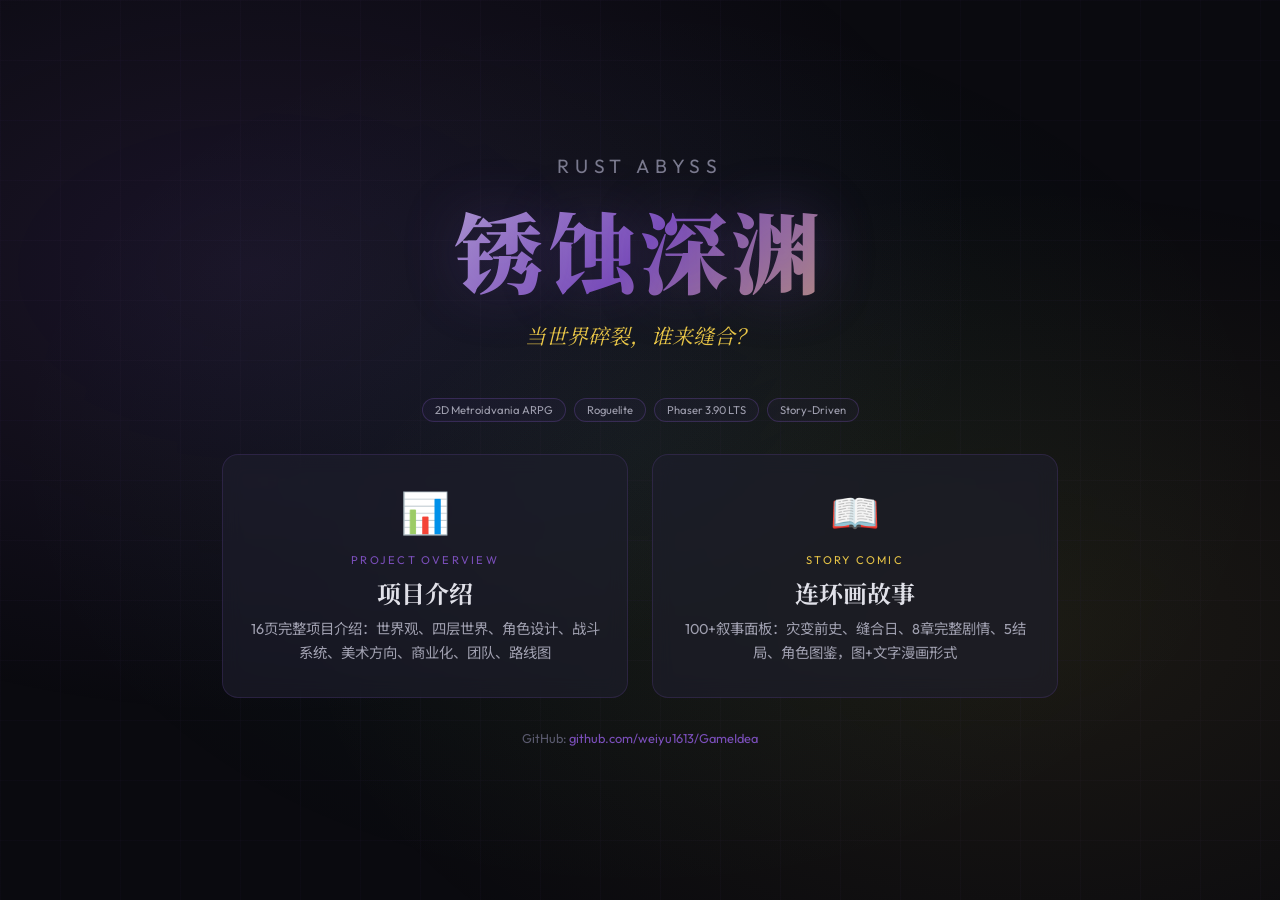
<file: index.html>
<!DOCTYPE html>
<html lang="zh-CN">
<head>
    <meta charset="UTF-8">
    <meta name="viewport" content="width=device-width, initial-scale=1.0">
    <title>锈蚀深渊 · Rust Abyss — 游戏设计作品集</title>
    <style>
        @import url('https://fonts.googleapis.com/css2?family=Crimson+Pro:wght@400;700;900&family=Outfit:wght@300;400;600&family=Noto+Serif+SC:wght@700;900&family=Noto+Sans+SC:wght@300;400&display=swap');

        * { margin: 0; padding: 0; box-sizing: border-box; }

        body {
            background: #0A0A0F;
            color: #E0E0E8;
            font-family: 'Outfit', 'Noto Sans SC', sans-serif;
            min-height: 100vh;
            display: flex;
            align-items: center;
            justify-content: center;
            overflow: hidden;
            position: relative;
        }

        body::before {
            content: '';
            position: fixed;
            inset: 0;
            background:
                radial-gradient(ellipse at 20% 30%, rgba(123, 79, 187, 0.15) 0%, transparent 50%),
                radial-gradient(ellipse at 80% 70%, rgba(232, 197, 71, 0.08) 0%, transparent 50%),
                radial-gradient(ellipse at 50% 50%, rgba(57, 232, 165, 0.05) 0%, transparent 70%);
            z-index: 0;
        }

        body::after {
            content: '';
            position: fixed;
            inset: 0;
            background-image: 
                linear-gradient(rgba(123, 79, 187, 0.03) 1px, transparent 1px),
                linear-gradient(90deg, rgba(123, 79, 187, 0.03) 1px, transparent 1px);
            background-size: 60px 60px;
            z-index: 0;
        }

        .container {
            position: relative;
            z-index: 1;
            text-align: center;
            max-width: 900px;
            padding: 2rem;
        }

        .logo {
            font-family: 'Crimson Pro', 'Noto Serif SC', serif;
            font-size: clamp(3rem, 8vw, 5.5rem);
            font-weight: 900;
            letter-spacing: 0.05em;
            margin-bottom: 0.5rem;
            background: linear-gradient(135deg, #E0E0E8 0%, #7B4FBB 50%, #E8C547 100%);
            -webkit-background-clip: text;
            -webkit-text-fill-color: transparent;
            background-clip: text;
            text-shadow: 0 0 60px rgba(123, 79, 187, 0.3);
            animation: glow 4s ease-in-out infinite alternate;
        }

        @keyframes glow {
            from { filter: drop-shadow(0 0 20px rgba(123, 79, 187, 0.3)); }
            to { filter: drop-shadow(0 0 40px rgba(232, 197, 71, 0.2)); }
        }

        .subtitle {
            font-family: 'Outfit', sans-serif;
            font-size: clamp(0.9rem, 2vw, 1.2rem);
            color: #7A7A8E;
            letter-spacing: 0.3em;
            text-transform: uppercase;
            margin-bottom: 0.5rem;
        }

        .slogan {
            font-family: 'Crimson Pro', 'Noto Serif SC', serif;
            font-size: clamp(1rem, 2vw, 1.3rem);
            color: #E8C547;
            font-style: italic;
            margin-bottom: 3rem;
        }

        .cards {
            display: grid;
            grid-template-columns: 1fr 1fr;
            gap: 1.5rem;
            margin-bottom: 2rem;
        }

        @media (max-width: 768px) {
            .cards { grid-template-columns: 1fr; }
        }

        .card {
            background: rgba(30, 30, 46, 0.6);
            backdrop-filter: blur(10px);
            border: 1px solid rgba(123, 79, 187, 0.2);
            border-radius: 16px;
            padding: 2rem 1.5rem;
            text-decoration: none;
            color: #E0E0E8;
            transition: all 0.4s cubic-bezier(0.25, 0.46, 0.45, 0.94);
            position: relative;
            overflow: hidden;
        }

        .card::before {
            content: '';
            position: absolute;
            top: 0; left: 0; right: 0;
            height: 3px;
            background: linear-gradient(90deg, transparent, var(--card-accent, #7B4FBB), transparent);
            opacity: 0;
            transition: opacity 0.4s;
        }

        .card:hover {
            transform: translateY(-8px);
            border-color: var(--card-accent, #7B4FBB);
            box-shadow: 0 20px 60px rgba(0, 0, 0, 0.5), 0 0 30px var(--card-glow, rgba(123, 79, 187, 0.2));
            background: rgba(30, 30, 46, 0.8);
        }

        .card:hover::before { opacity: 1; }

        .card-icon {
            font-size: 2.5rem;
            margin-bottom: 1rem;
            display: block;
        }

        .card-tag {
            font-family: 'Outfit', sans-serif;
            font-size: 0.7rem;
            color: var(--card-accent, #7B4FBB);
            letter-spacing: 0.2em;
            text-transform: uppercase;
            margin-bottom: 0.5rem;
        }

        .card-title {
            font-family: 'Crimson Pro', 'Noto Serif SC', serif;
            font-size: 1.5rem;
            font-weight: 700;
            margin-bottom: 0.5rem;
        }

        .card-desc {
            font-size: 0.9rem;
            color: #A0A0B0;
            line-height: 1.6;
        }

        .card-1 { --card-accent: #7B4FBB; --card-glow: rgba(123, 79, 187, 0.3); }
        .card-2 { --card-accent: #E8C547; --card-glow: rgba(232, 197, 71, 0.3); }

        .footer {
            margin-top: 2rem;
            font-size: 0.8rem;
            color: #5A5A6E;
            font-family: 'Outfit', sans-serif;
        }

        .footer a {
            color: #7B4FBB;
            text-decoration: none;
            transition: color 0.3s;
        }

        .footer a:hover { color: #E8C547; }

        .tags {
            display: flex;
            flex-wrap: wrap;
            justify-content: center;
            gap: 0.5rem;
            margin-bottom: 2rem;
        }

        .tag {
            font-family: 'Outfit', sans-serif;
            font-size: 0.7rem;
            padding: 4px 12px;
            border-radius: 20px;
            border: 1px solid rgba(123, 79, 187, 0.3);
            color: #A0A0B0;
            background: rgba(123, 79, 187, 0.05);
        }
    </style>
</head>
<body>
    <div class="container">
        <div class="subtitle">RUST ABYSS</div>
        <h1 class="logo">锈蚀深渊</h1>
        <p class="slogan">当世界碎裂，谁来缝合？</p>

        <div class="tags">
            <span class="tag">2D Metroidvania ARPG</span>
            <span class="tag">Roguelite</span>
            <span class="tag">Phaser 3.90 LTS</span>
            <span class="tag">Story-Driven</span>
        </div>

        <div class="cards">
            <a href="./rust-abyss-pitch/rust-abyss-pitch.html" class="card card-1">
                <span class="card-icon">📊</span>
                <div class="card-tag">Project Overview</div>
                <div class="card-title">项目介绍</div>
                <div class="card-desc">16页完整项目介绍：世界观、四层世界、角色设计、战斗系统、美术方向、商业化、团队、路线图</div>
            </a>

            <a href="./rust-abyss-comic/rust-abyss-comic.html" class="card card-2">
                <span class="card-icon">📖</span>
                <div class="card-tag">Story Comic</div>
                <div class="card-title">连环画故事</div>
                <div class="card-desc">100+叙事面板：灾变前史、缝合日、8章完整剧情、5结局、角色图鉴，图+文字漫画形式</div>
            </a>
        </div>

        <div class="footer">
            <p>GitHub: <a href="https://github.com/weiyu1613/GameIdea" target="_blank">github.com/weiyu1613/GameIdea</a></p>
        </div>
    </div>
</body>
</html>
</file>
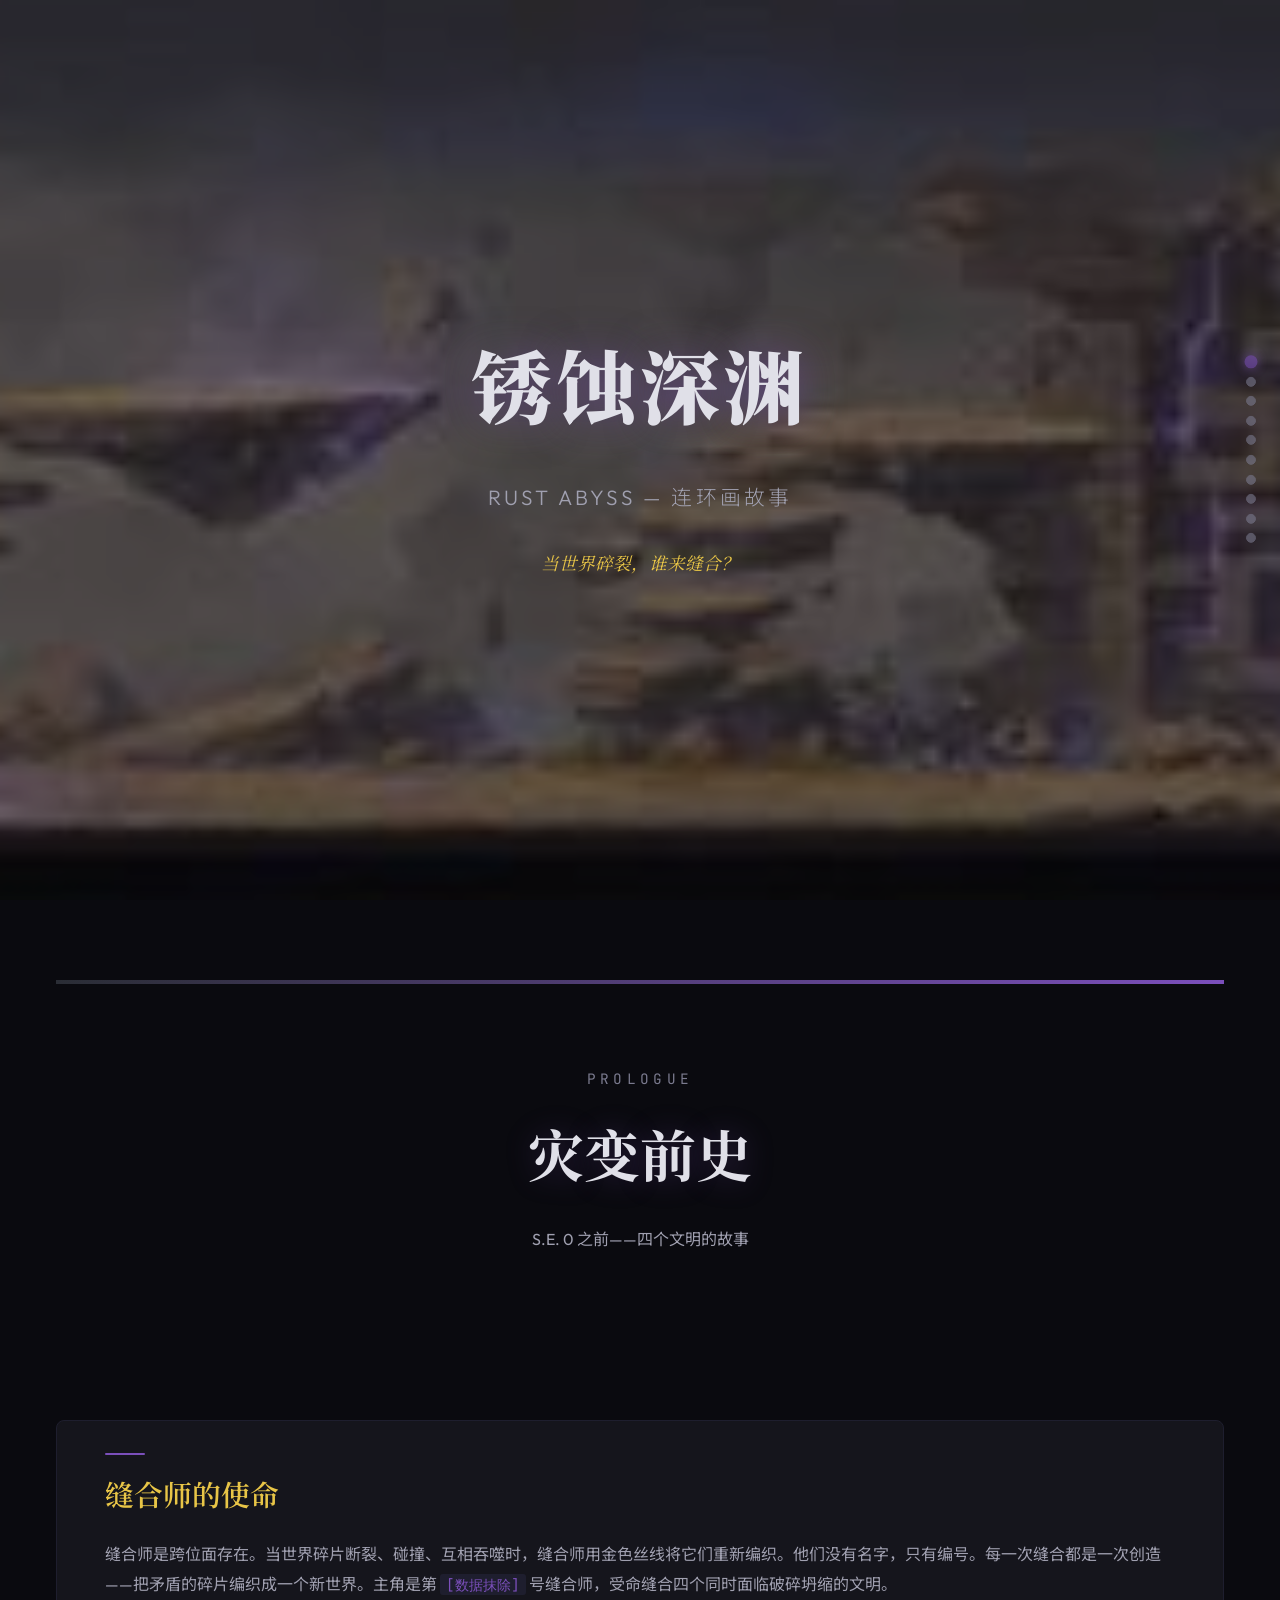
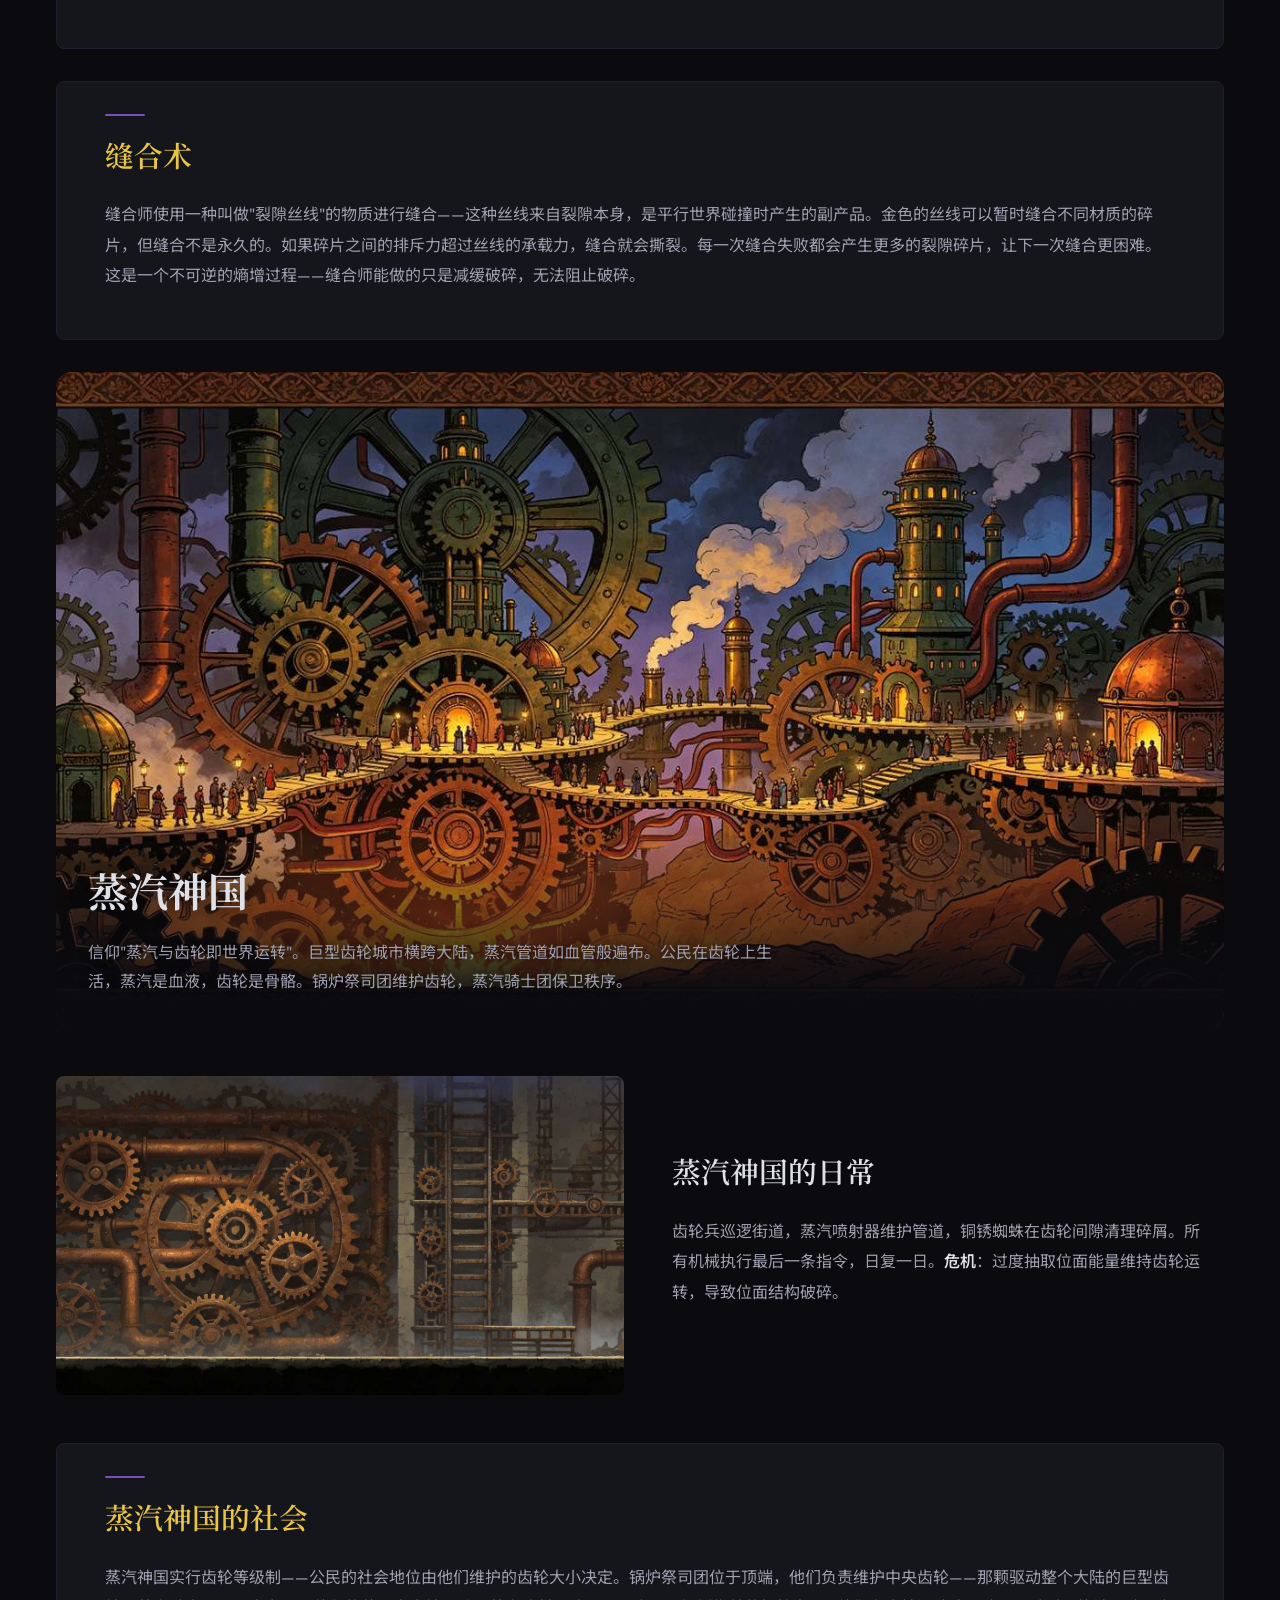
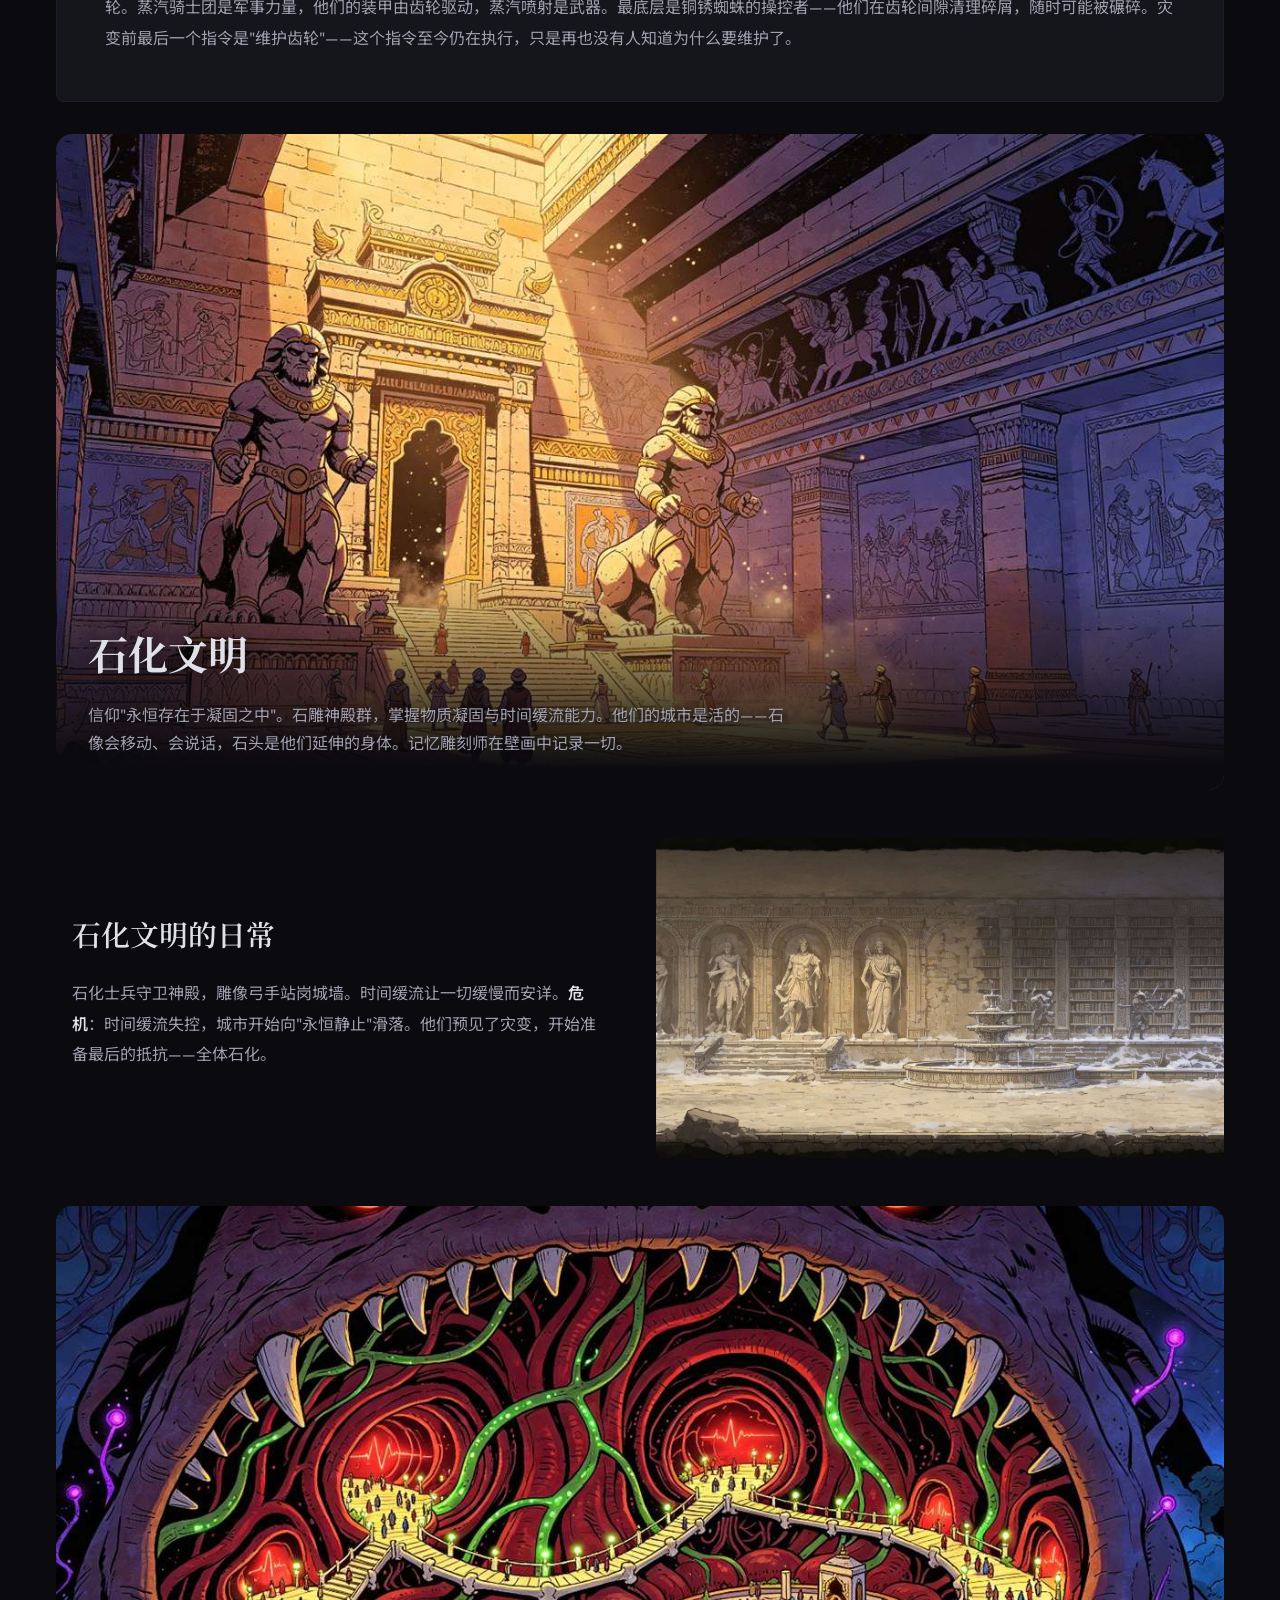
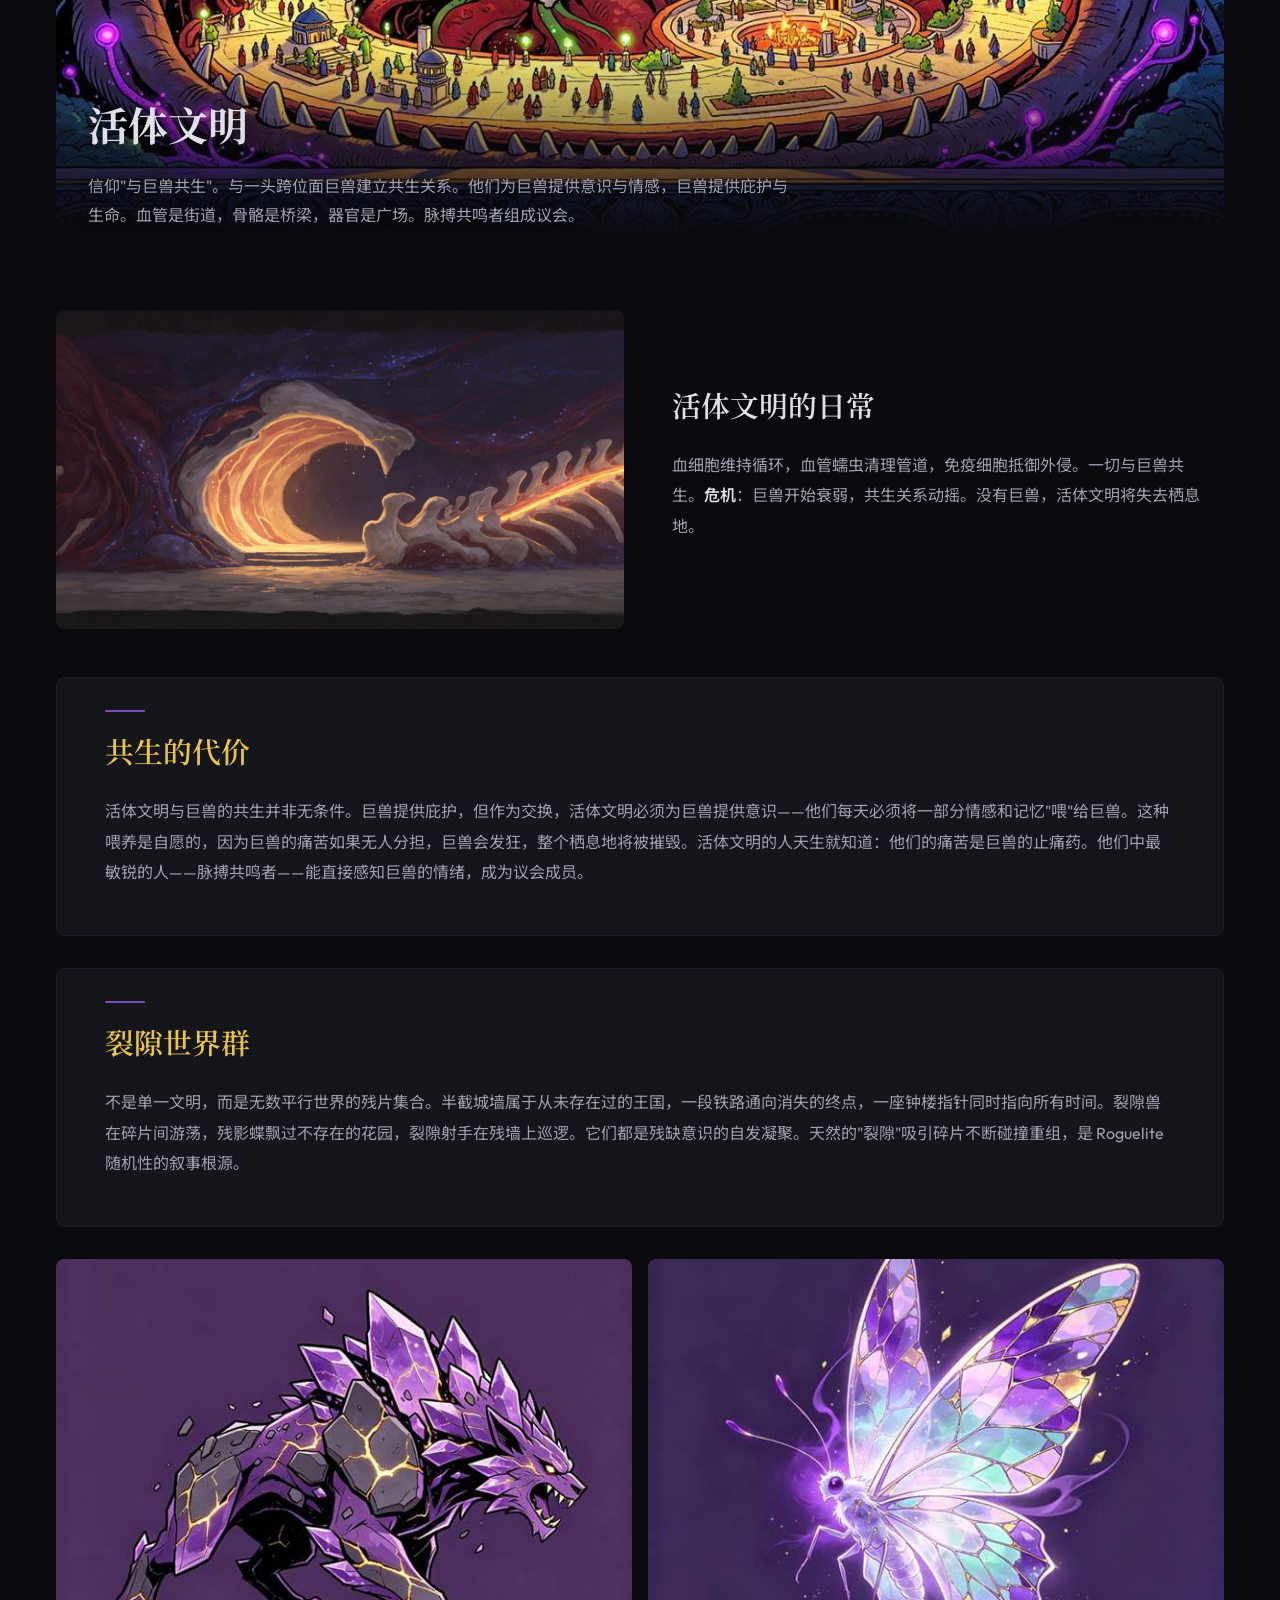
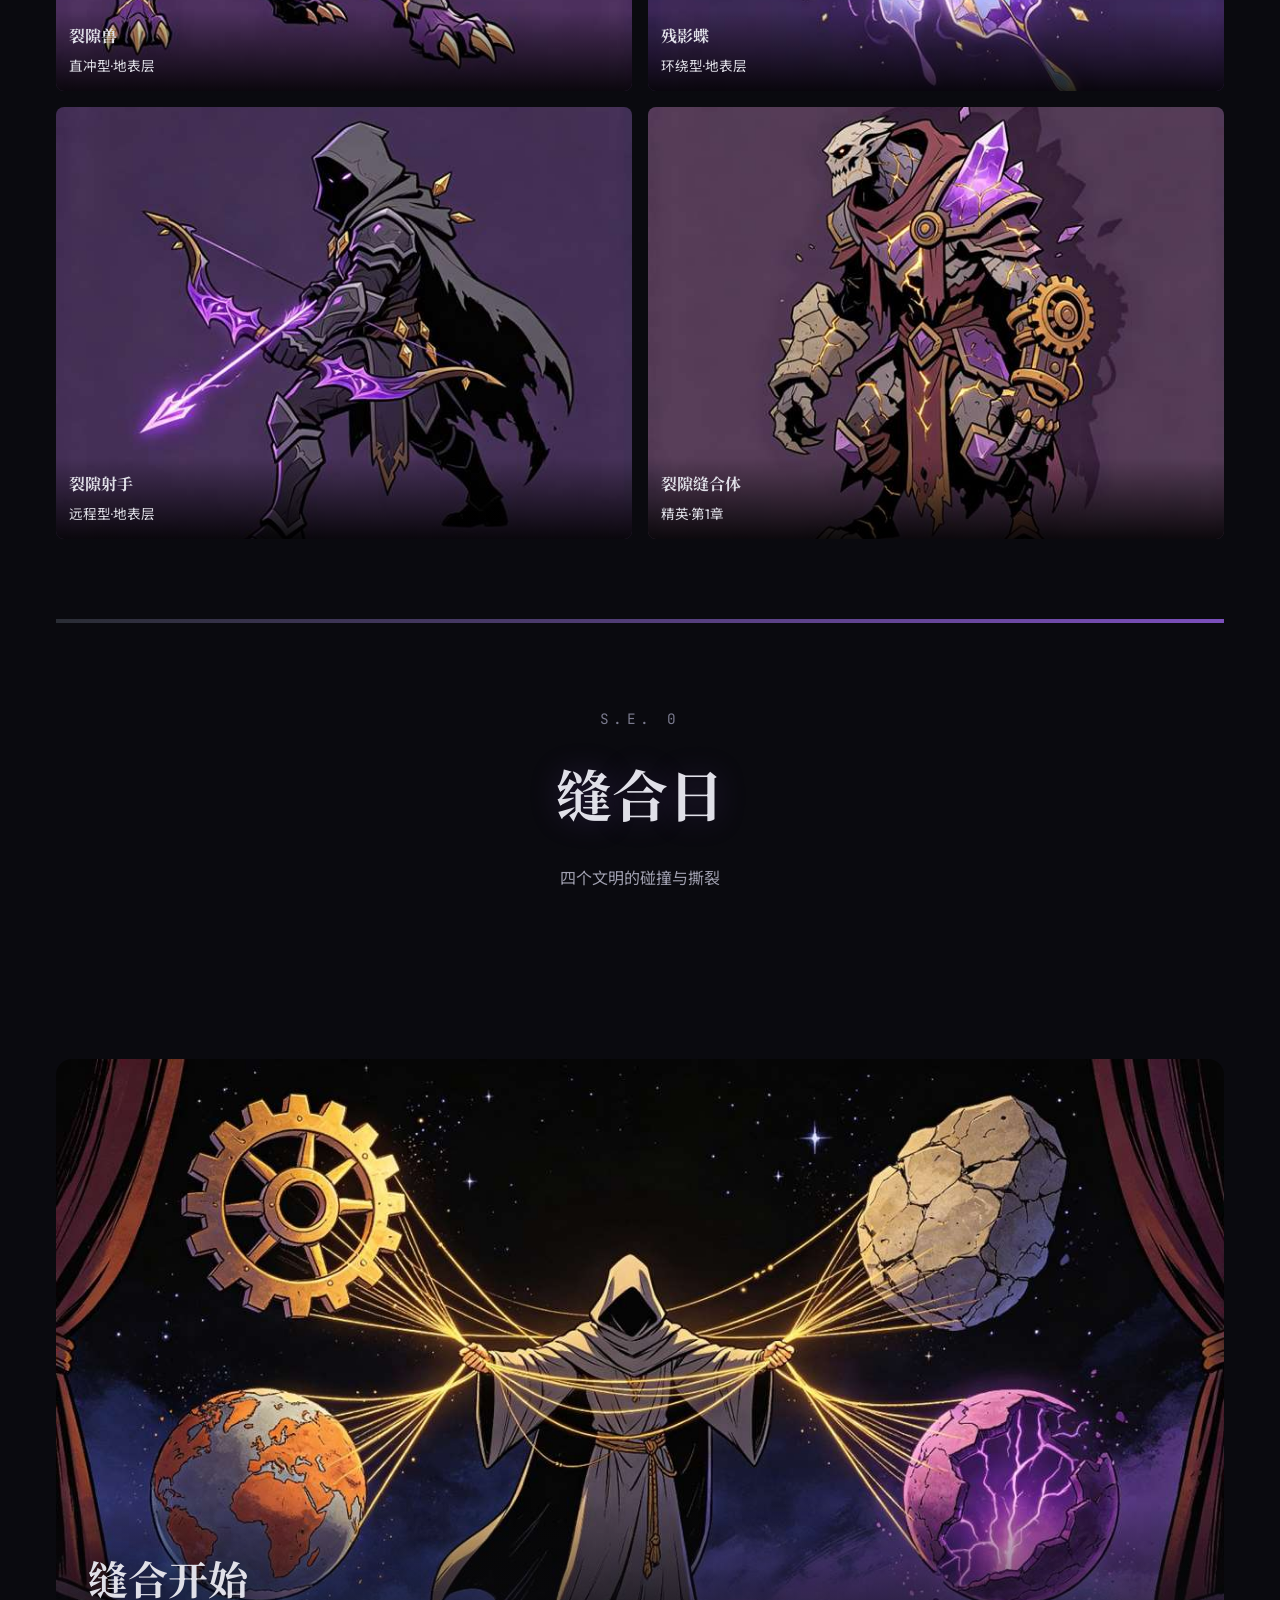
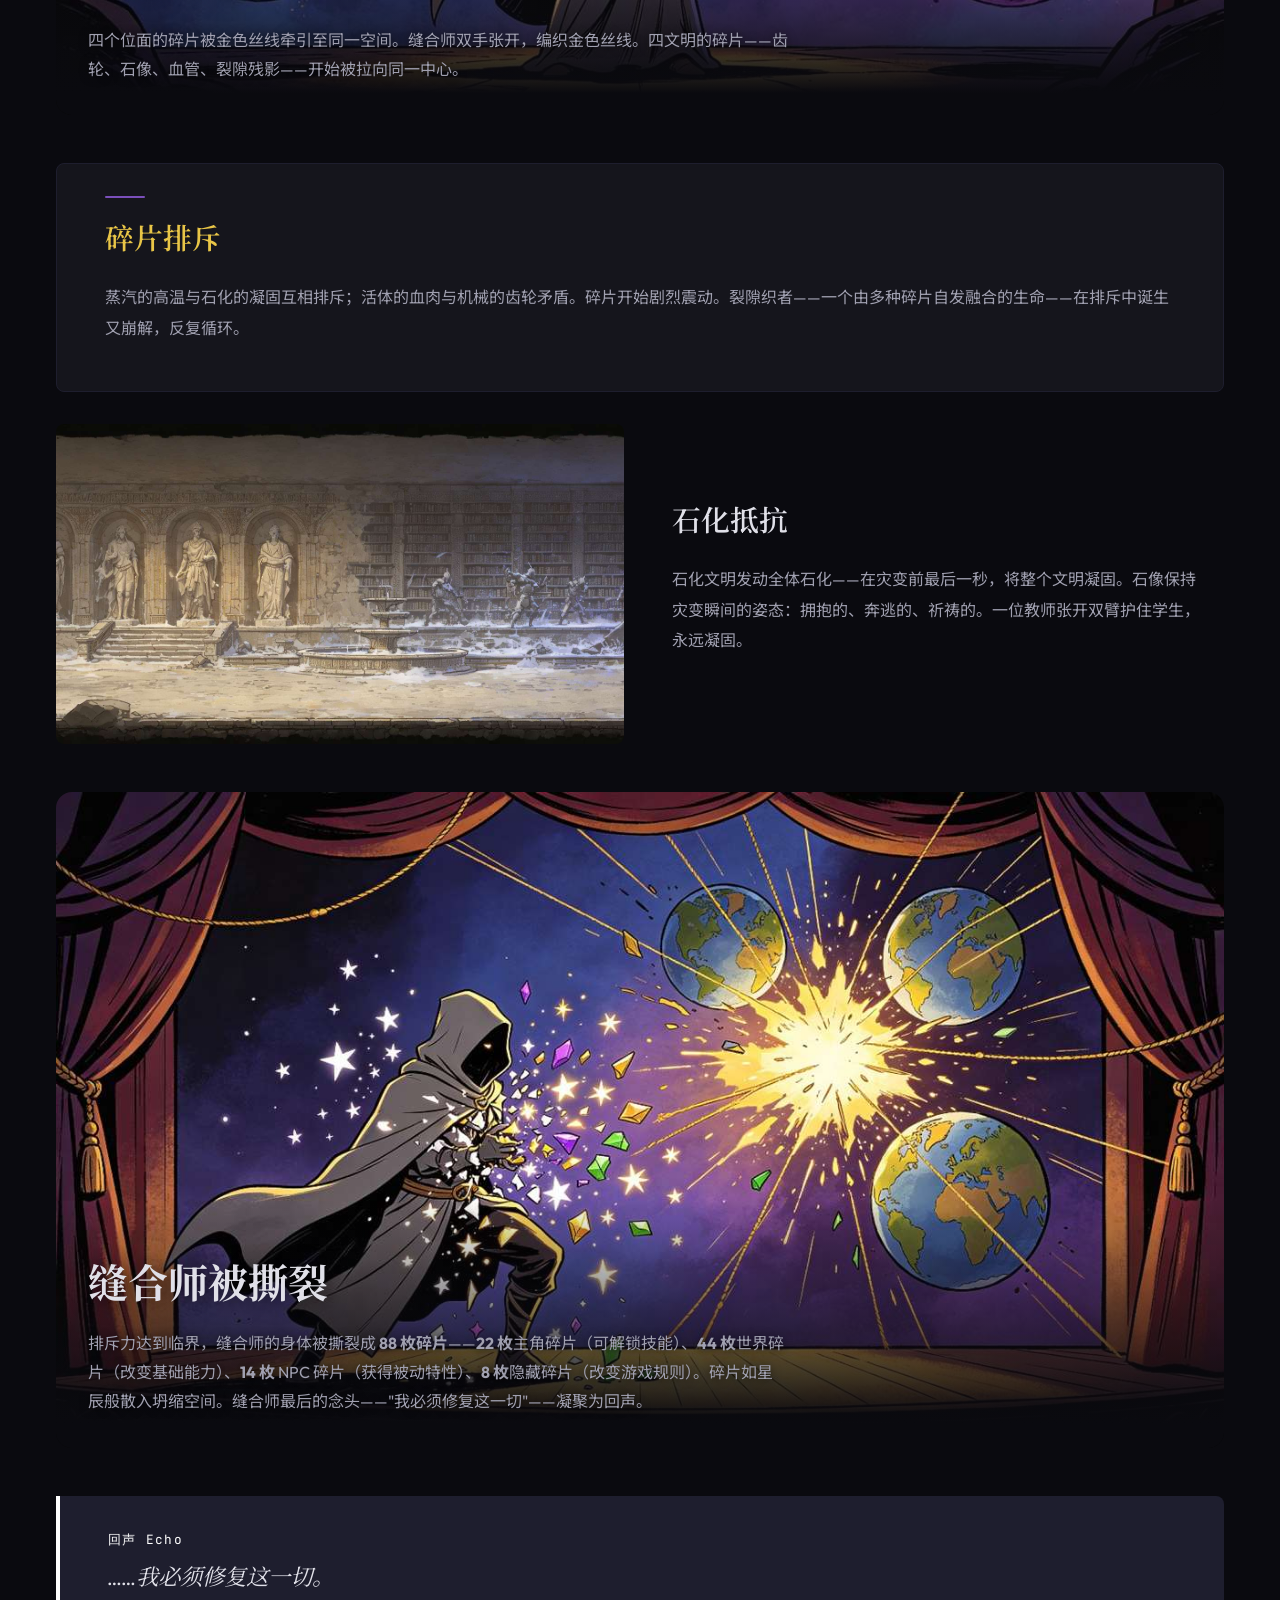
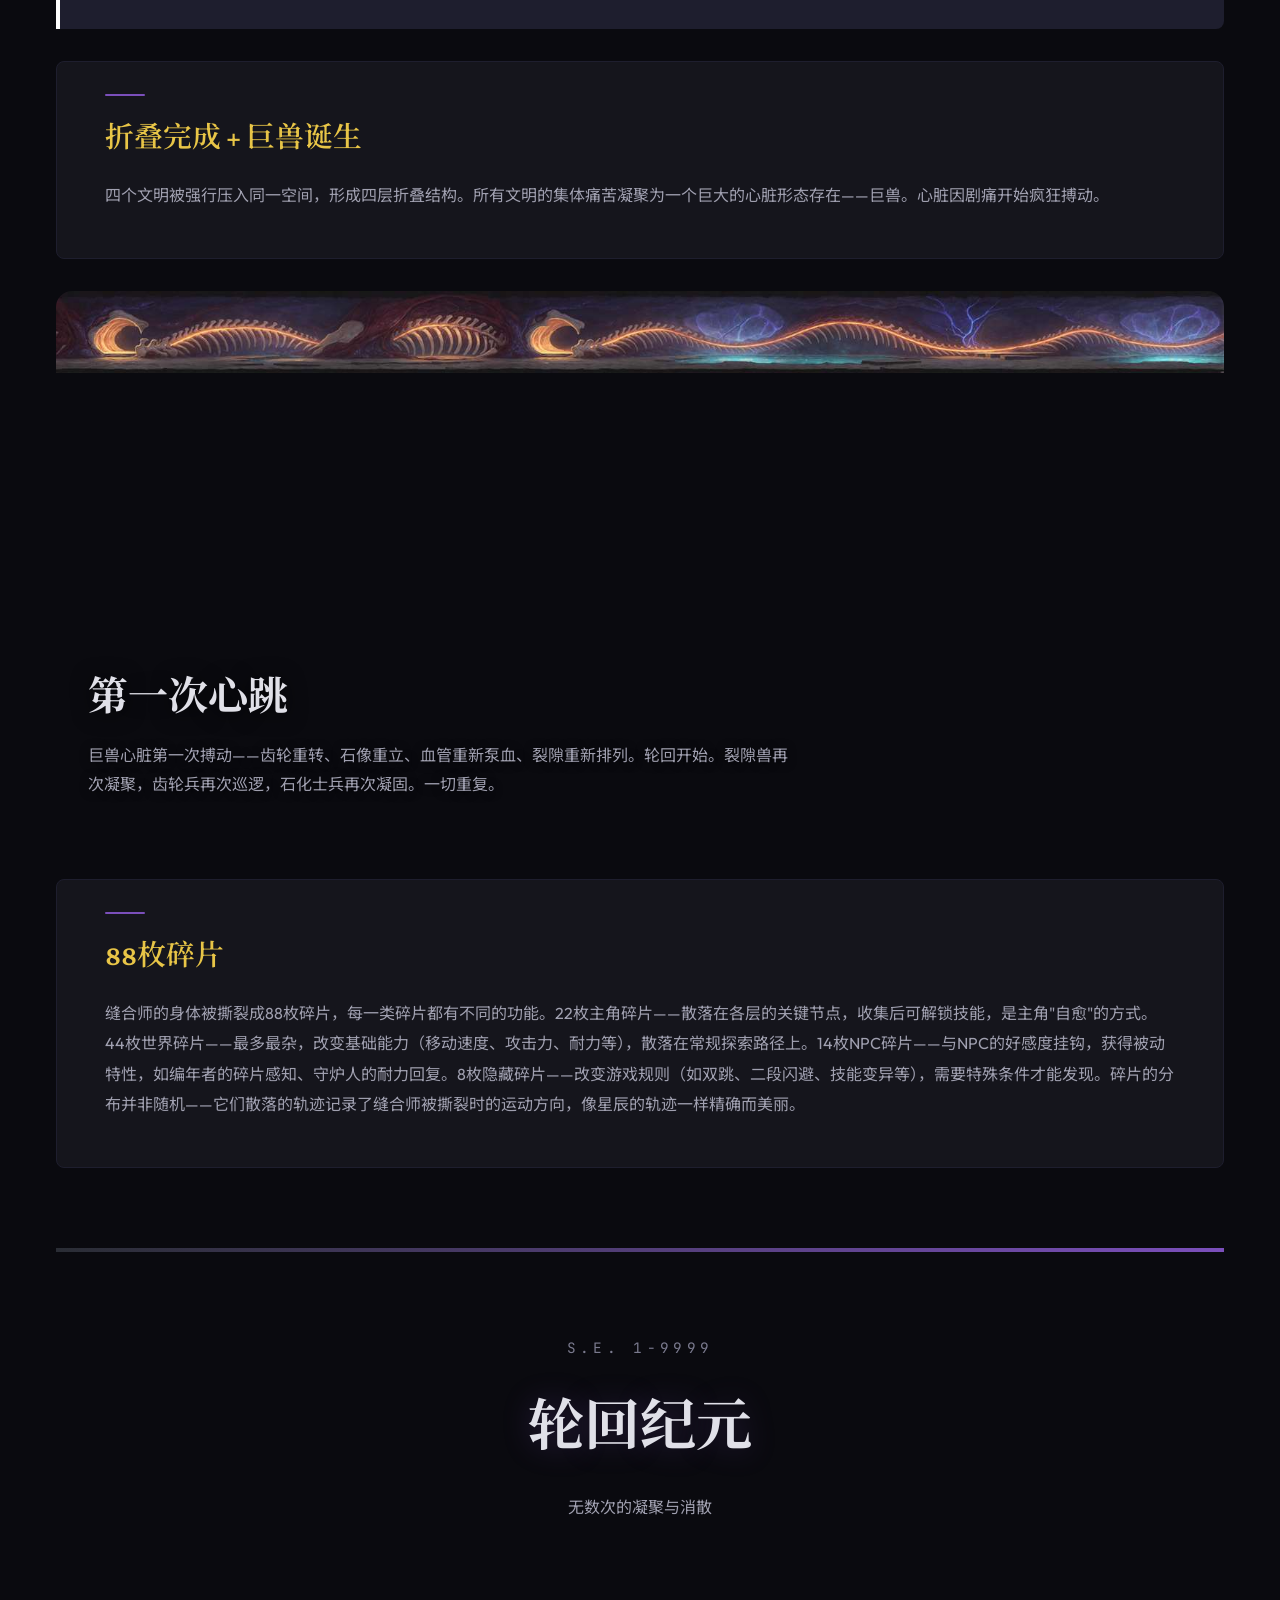
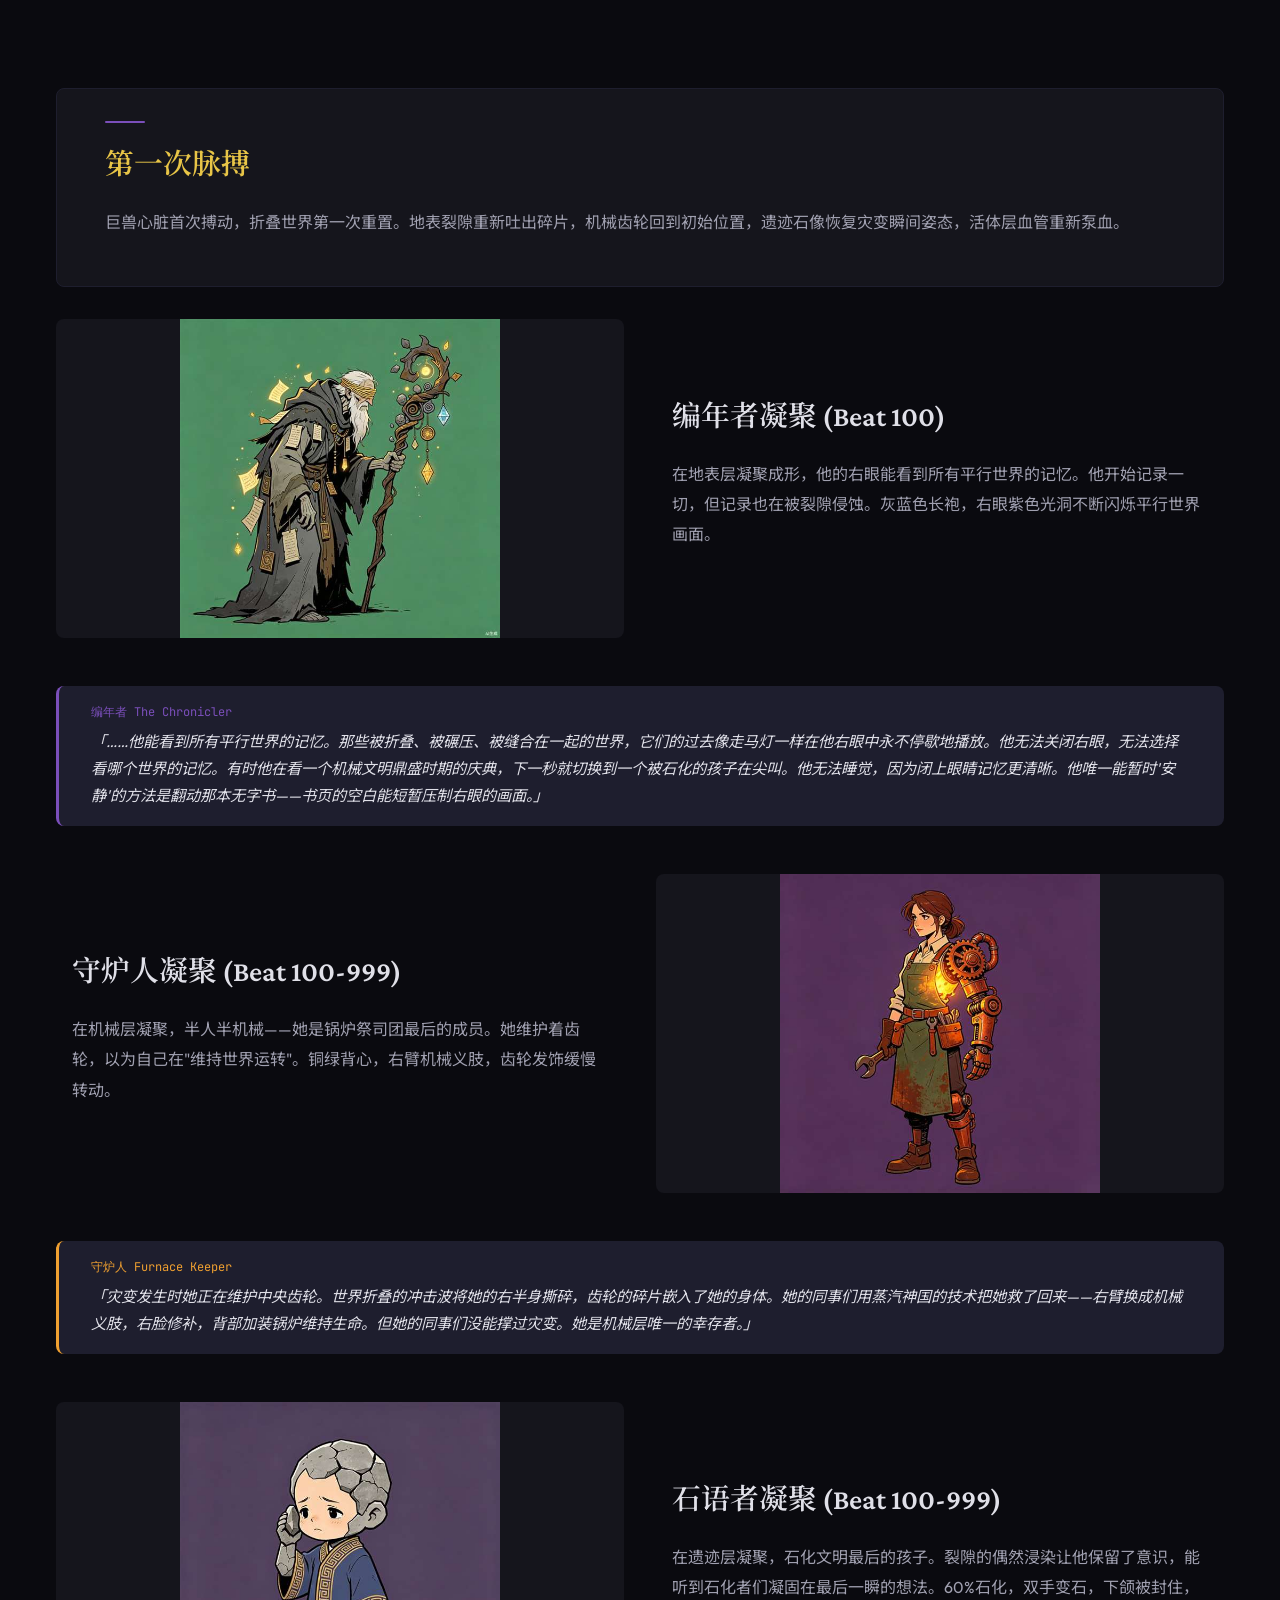
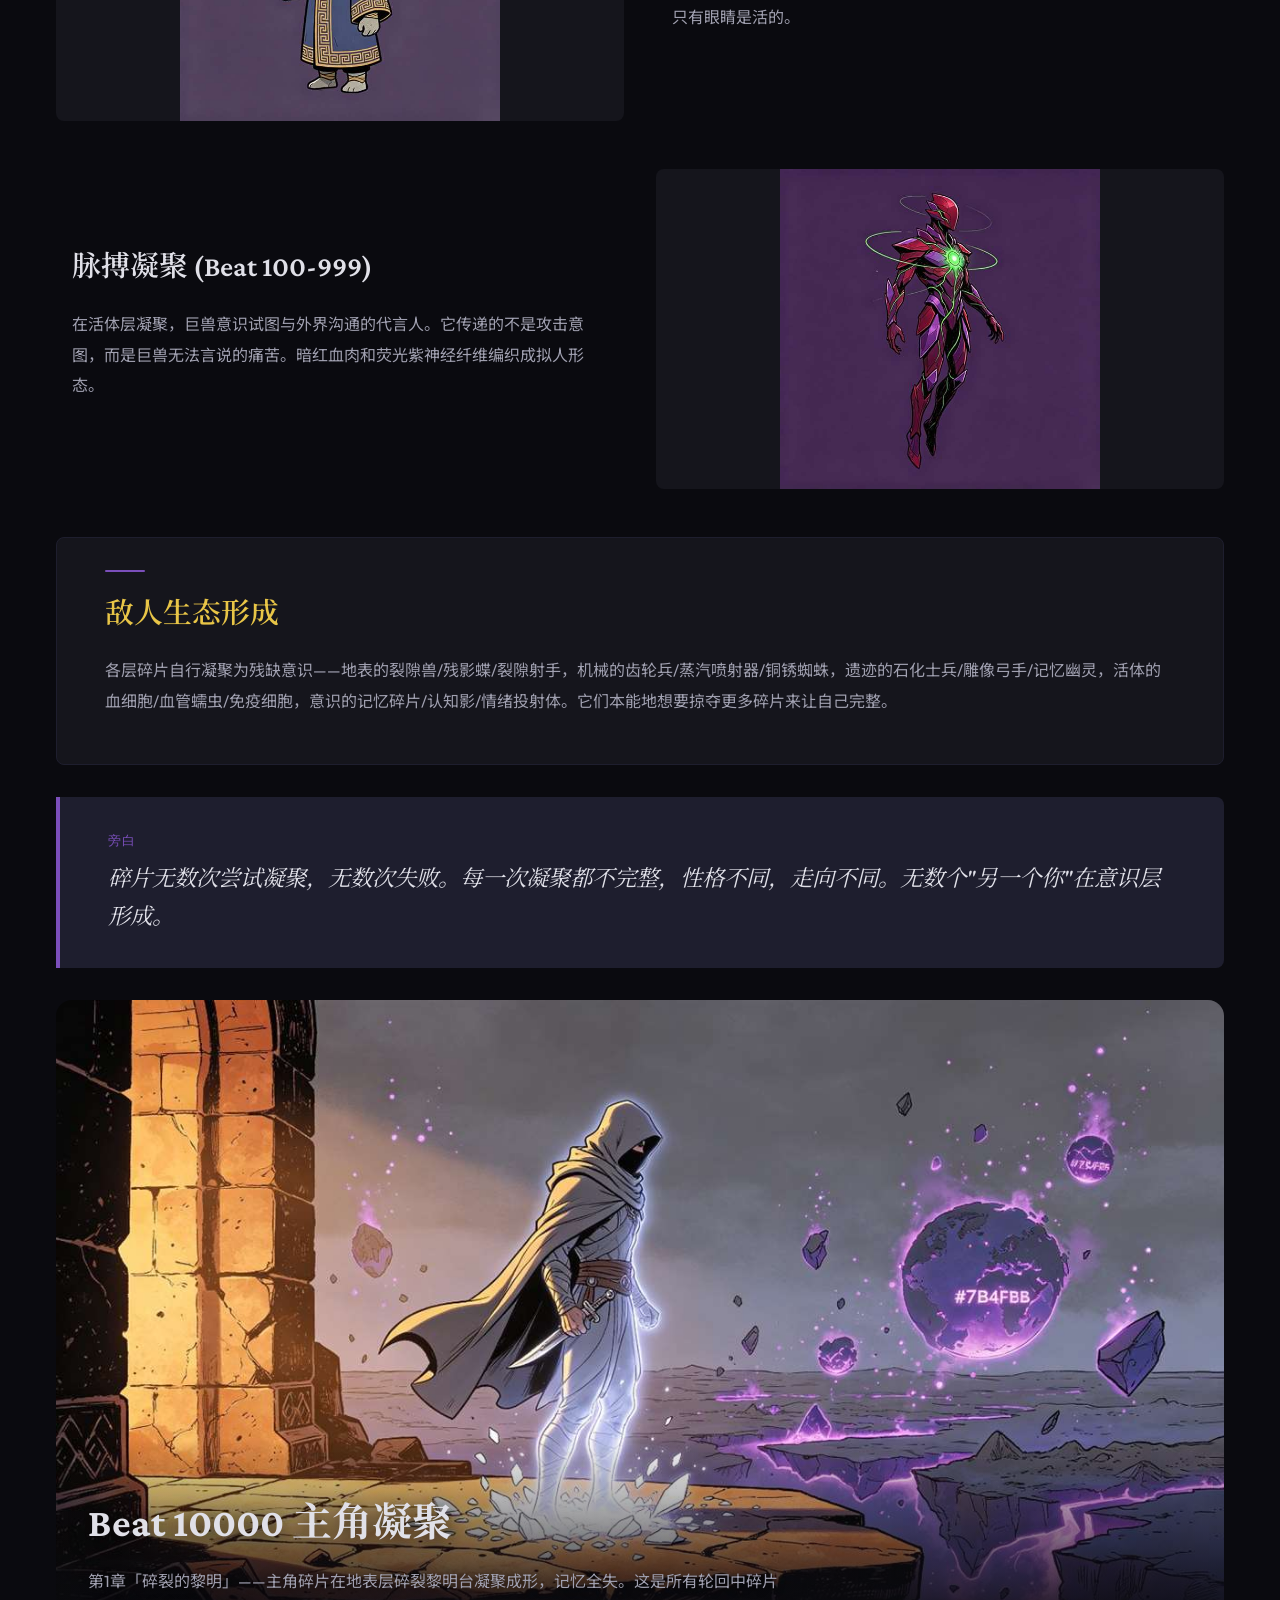
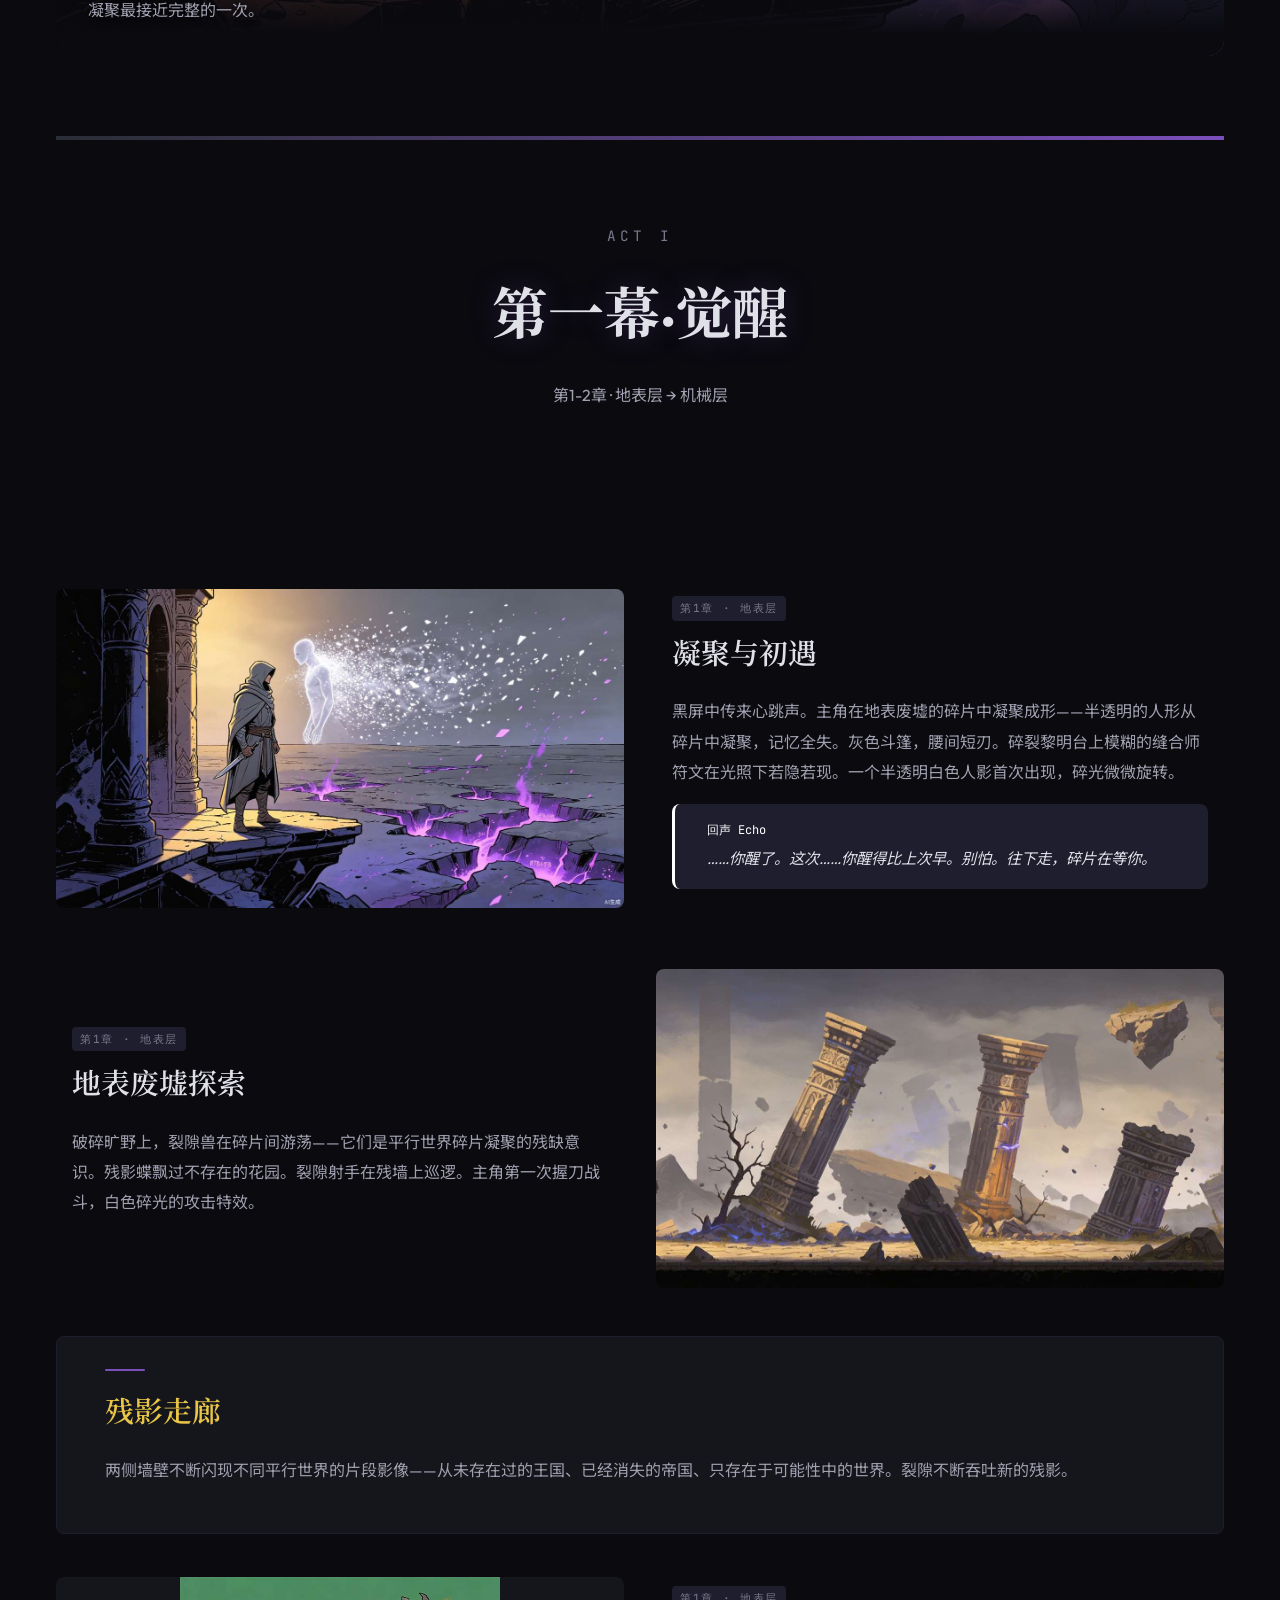
<file: rust-abyss-comic/rust-abyss-comic.html>
<!-- Generated by Trae Work -->
<!DOCTYPE html>
<html lang="zh-CN">
<head>
  <meta charset="UTF-8">
  <meta name="viewport" content="width=device-width, initial-scale=1.0, maximum-scale=5.0, viewport-fit=cover">
  <meta name="theme-color" content="#0A0A0F">
  <meta name="apple-mobile-web-app-capable" content="yes">
  <meta name="apple-mobile-web-app-status-bar-style" content="black-translucent">
  <title>锈蚀深渊 — RUST ABYSS 连环画故事</title>
  <meta name="description" content="当世界碎裂，谁来缝合？——锈蚀深渊连环画故事">
  <link rel="preconnect" href="https://fonts.googleapis.com">
  <link rel="preconnect" href="https://fonts.gstatic.com" crossorigin>
  <link rel="preload" href="./_shared/comic-theme.css" as="style">
  <link rel="stylesheet" href="./_shared/fonts.css" media="print" onload="this.media='all'">
  <noscript><link rel="stylesheet" href="./_shared/fonts.css"></noscript>
  <link rel="stylesheet" href="./_shared/comic-theme.css">
  <link rel="stylesheet" href="./_shared/comic-layout.css">
</head>
<body>

  <!-- 章节导航 -->
  <nav class="chapter-nav">
    <a href="#cover" data-label="封面"></a>
    <a href="#ch1" data-label="灾变前史"></a>
    <a href="#ch2" data-label="缝合日"></a>
    <a href="#ch3" data-label="轮回纪元"></a>
    <a href="#ch4" data-label="第一幕"></a>
    <a href="#ch5" data-label="第二幕"></a>
    <a href="#ch6" data-label="第三幕"></a>
    <a href="#ch7" data-label="第四幕"></a>
    <a href="#ch8" data-label="五结局"></a>
    <a href="#ch9" data-label="尾声"></a>
  </nav>

  <!-- ===== 板块0：封面 ===== -->
  <div class="cover chapter-anchor" id="cover">
    <div class="cover-bg">
      <img src="assets/scenes/panoramas/l1_p1.jpg" alt="锈蚀深渊·地表层全景">
    </div>
    <div class="cover-content">
      <h1 class="cover-title">锈蚀深渊</h1>
      <p class="cover-subtitle">RUST ABYSS — 连环画故事</p>
      <p class="cover-slogan">当世界碎裂，谁来缝合？</p>
    </div>
  </div>

  <div class="comic-container">

    <!-- ===== 板块1：灾变前史 ===== -->
    <section class="chapter-divider chapter-anchor" id="ch1">
      <div class="layer-bar layer-surface"></div>
      <div class="chapter-number">PROLOGUE</div>
      <h2 class="chapter-title">灾变前史</h2>
      <p class="chapter-subtitle">S.E. 0 之前——四个文明的故事</p>
    </section>

    <!-- 面板1：缝合师的使命 -->
    <div class="panel panel-text-only">
      <h3 class="panel-title">缝合师的使命</h3>
      <p class="panel-text">缝合师是跨位面存在。当世界碎片断裂、碰撞、互相吞噬时，缝合师用金色丝线将它们重新编织。他们没有名字，只有编号。每一次缝合都是一次创造——把矛盾的碎片编织成一个新世界。主角是第 <span style="font-family: var(--font-mono); color: var(--accent); background: var(--bg-panel); padding: 1px 6px; border-radius: 3px; font-size: 0.9em;">[数据抹除]</span> 号缝合师，受命缝合四个同时面临破碎坍缩的文明。</p>
    </div>

    <!-- 面板1b：缝合术 -->
    <div class="panel panel-text-only">
      <h3 class="panel-title">缝合术</h3>
      <p class="panel-text">缝合师使用一种叫做"裂隙丝线"的物质进行缝合——这种丝线来自裂隙本身，是平行世界碰撞时产生的副产品。金色的丝线可以暂时缝合不同材质的碎片，但缝合不是永久的。如果碎片之间的排斥力超过丝线的承载力，缝合就会撕裂。每一次缝合失败都会产生更多的裂隙碎片，让下一次缝合更困难。这是一个不可逆的熵增过程——缝合师能做的只是减缓破碎，无法阻止破碎。</p>
    </div>

    <!-- 面板2：蒸汽神国 -->
    <div class="panel panel-splash">
      <img data-src="assets/generated/gen_01_steam_empire.jpg" alt="蒸汽神国·齿轮城市">
      <div class="splash-overlay">
        <h3 class="splash-title">蒸汽神国</h3>
        <p class="splash-text">信仰"蒸汽与齿轮即世界运转"。巨型齿轮城市横跨大陆，蒸汽管道如血管般遍布。公民在齿轮上生活，蒸汽是血液，齿轮是骨骼。锅炉祭司团维护齿轮，蒸汽骑士团保卫秩序。</p>
      </div>
    </div>

    <!-- 面板3：蒸汽神国的日常 -->
    <div class="panel panel-split">
      <div class="split-image">
        <img data-src="assets/scenes/scene_17.jpg" alt="蒸汽神国·齿轮兵巡逻街道">
      </div>
      <div class="split-content">
        <h3 class="panel-title">蒸汽神国的日常</h3>
        <p class="panel-text">齿轮兵巡逻街道，蒸汽喷射器维护管道，铜锈蜘蛛在齿轮间隙清理碎屑。所有机械执行最后一条指令，日复一日。<strong>危机</strong>：过度抽取位面能量维持齿轮运转，导致位面结构破碎。</p>
      </div>
    </div>

    <!-- 面板3b：蒸汽神国的社会 -->
    <div class="panel panel-text-only">
      <h3 class="panel-title">蒸汽神国的社会</h3>
      <p class="panel-text">蒸汽神国实行齿轮等级制——公民的社会地位由他们维护的齿轮大小决定。锅炉祭司团位于顶端，他们负责维护中央齿轮——那颗驱动整个大陆的巨型齿轮。蒸汽骑士团是军事力量，他们的装甲由齿轮驱动，蒸汽喷射是武器。最底层是铜锈蜘蛛的操控者——他们在齿轮间隙清理碎屑，随时可能被碾碎。灾变前最后一个指令是"维护齿轮"——这个指令至今仍在执行，只是再也没有人知道为什么要维护了。</p>
    </div>

    <!-- 面板4：石化文明 -->
    <div class="panel panel-splash">
      <img data-src="assets/generated/gen_02_petrified_civ.jpg" alt="石化文明·石雕神殿群">
      <div class="splash-overlay">
        <h3 class="splash-title">石化文明</h3>
        <p class="splash-text">信仰"永恒存在于凝固之中"。石雕神殿群，掌握物质凝固与时间缓流能力。他们的城市是活的——石像会移动、会说话，石头是他们延伸的身体。记忆雕刻师在壁画中记录一切。</p>
      </div>
    </div>

    <!-- 面板5：石化文明的日常 -->
    <div class="panel panel-split reverse">
      <div class="split-image">
        <img data-src="assets/scenes/scene_33.jpg" alt="石化文明·静止庭院与石化士兵">
      </div>
      <div class="split-content">
        <h3 class="panel-title">石化文明的日常</h3>
        <p class="panel-text">石化士兵守卫神殿，雕像弓手站岗城墙。时间缓流让一切缓慢而安详。<strong>危机</strong>：时间缓流失控，城市开始向"永恒静止"滑落。他们预见了灾变，开始准备最后的抵抗——全体石化。</p>
      </div>
    </div>

    <!-- 面板6：活体文明 -->
    <div class="panel panel-splash">
      <img data-src="assets/generated/gen_03_living_civ.jpg" alt="活体文明·巨兽体内共生城市">
      <div class="splash-overlay">
        <h3 class="splash-title">活体文明</h3>
        <p class="splash-text">信仰"与巨兽共生"。与一头跨位面巨兽建立共生关系。他们为巨兽提供意识与情感，巨兽提供庇护与生命。血管是街道，骨骼是桥梁，器官是广场。脉搏共鸣者组成议会。</p>
      </div>
    </div>

    <!-- 面板7：活体文明的日常 -->
    <div class="panel panel-split">
      <div class="split-image">
        <img data-src="assets/scenes/scene_47.jpg" alt="活体文明·血管隧道与骨骼桥">
      </div>
      <div class="split-content">
        <h3 class="panel-title">活体文明的日常</h3>
        <p class="panel-text">血细胞维持循环，血管蠕虫清理管道，免疫细胞抵御外侵。一切与巨兽共生。<strong>危机</strong>：巨兽开始衰弱，共生关系动摇。没有巨兽，活体文明将失去栖息地。</p>
      </div>
    </div>

    <!-- 面板7b：共生的代价 -->
    <div class="panel panel-text-only">
      <h3 class="panel-title">共生的代价</h3>
      <p class="panel-text">活体文明与巨兽的共生并非无条件。巨兽提供庇护，但作为交换，活体文明必须为巨兽提供意识——他们每天必须将一部分情感和记忆"喂"给巨兽。这种喂养是自愿的，因为巨兽的痛苦如果无人分担，巨兽会发狂，整个栖息地将被摧毁。活体文明的人天生就知道：他们的痛苦是巨兽的止痛药。他们中最敏锐的人——脉搏共鸣者——能直接感知巨兽的情绪，成为议会成员。</p>
    </div>

    <!-- 面板8：裂隙世界群 -->
    <div class="panel panel-text-only">
      <h3 class="panel-title">裂隙世界群</h3>
      <p class="panel-text">不是单一文明，而是无数平行世界的残片集合。半截城墙属于从未存在过的王国，一段铁路通向消失的终点，一座钟楼指针同时指向所有时间。裂隙兽在碎片间游荡，残影蝶飘过不存在的花园，裂隙射手在残墙上巡逻。它们都是残缺意识的自发凝聚。天然的"裂隙"吸引碎片不断碰撞重组，是 Roguelite 随机性的叙事根源。</p>
    </div>

    <!-- 面板9：四宫格·地表层敌人生态 -->
    <div class="panel panel-grid-4">
      <div class="grid-item">
        <img data-src="assets/chars/enemy_rift_beast.jpg" alt="裂隙兽">
        <div class="grid-label">
          <strong>裂隙兽</strong>
          直冲型·地表层
        </div>
      </div>
      <div class="grid-item">
        <img data-src="assets/chars/enemy_phantom_butterfly.jpg" alt="残影蝶">
        <div class="grid-label">
          <strong>残影蝶</strong>
          环绕型·地表层
        </div>
      </div>
      <div class="grid-item">
        <img data-src="assets/chars/enemy_rift_shooter.jpg" alt="裂隙射手">
        <div class="grid-label">
          <strong>裂隙射手</strong>
          远程型·地表层
        </div>
      </div>
      <div class="grid-item">
        <img data-src="assets/chars/elite_rift_stitched.jpg" alt="裂隙缝合体">
        <div class="grid-label">
          <strong>裂隙缝合体</strong>
          精英·第1章
        </div>
      </div>
    </div>

    <!-- ===== 板块2：缝合日 ===== -->
    <section class="chapter-divider chapter-anchor" id="ch2">
      <div class="layer-bar layer-surface"></div>
      <div class="chapter-number">S.E. 0</div>
      <h2 class="chapter-title">缝合日</h2>
      <p class="chapter-subtitle">四个文明的碰撞与撕裂</p>
    </section>

    <!-- 面板1：缝合开始 -->
    <div class="panel panel-splash">
      <img data-src="assets/generated/gen_04_stitcher_weaving.jpg" alt="缝合师编织金色丝线牵引四文明碎片">
      <div class="splash-overlay">
        <h3 class="splash-title">缝合开始</h3>
        <p class="splash-text">四个位面的碎片被金色丝线牵引至同一空间。缝合师双手张开，编织金色丝线。四文明的碎片——齿轮、石像、血管、裂隙残影——开始被拉向同一中心。</p>
      </div>
    </div>

    <!-- 面板2：碎片排斥 -->
    <div class="panel panel-text-only">
      <h3 class="panel-title">碎片排斥</h3>
      <p class="panel-text">蒸汽的高温与石化的凝固互相排斥；活体的血肉与机械的齿轮矛盾。碎片开始剧烈震动。裂隙织者——一个由多种碎片自发融合的生命——在排斥中诞生又崩解，反复循环。</p>
    </div>

    <!-- 面板3：石化抵抗 -->
    <div class="panel panel-split">
      <div class="split-image">
        <img data-src="assets/scenes/scene_36.jpg" alt="石化文明发动全体石化的瞬间">
      </div>
      <div class="split-content">
        <h3 class="panel-title">石化抵抗</h3>
        <p class="panel-text">石化文明发动全体石化——在灾变前最后一秒，将整个文明凝固。石像保持灾变瞬间的姿态：拥抱的、奔逃的、祈祷的。一位教师张开双臂护住学生，永远凝固。</p>
      </div>
    </div>

    <!-- 面板4：缝合师被撕裂 -->
    <div class="panel panel-splash">
      <img data-src="assets/generated/gen_05_stitcher_torn.jpg" alt="缝合师身体被撕裂成88枚碎片">
      <div class="splash-overlay">
        <h3 class="splash-title">缝合师被撕裂</h3>
        <p class="splash-text">排斥力达到临界，缝合师的身体被撕裂成 <strong>88 枚碎片</strong>——<strong>22 枚</strong>主角碎片（可解锁技能）、<strong>44 枚</strong>世界碎片（改变基础能力）、<strong>14 枚</strong> NPC 碎片（获得被动特性）、<strong>8 枚</strong>隐藏碎片（改变游戏规则）。碎片如星辰般散入坍缩空间。缝合师最后的念头——"我必须修复这一切"——凝聚为回声。</p>
      </div>
    </div>

    <!-- 面板5：回声引言 -->
    <div class="panel panel-quote" data-char="echo">
      <div class="quote-speaker">回声 Echo</div>
      <p class="quote-text">……我必须修复这一切。</p>
    </div>

    <!-- 面板6：折叠完成 + 巨兽诞生 -->
    <div class="panel panel-text-only">
      <h3 class="panel-title">折叠完成 + 巨兽诞生</h3>
      <p class="panel-text">四个文明被强行压入同一空间，形成四层折叠结构。所有文明的集体痛苦凝聚为一个巨大的心脏形态存在——巨兽。心脏因剧痛开始疯狂搏动。</p>
    </div>

    <!-- 面板7：第一次心跳 -->
    <div class="panel panel-splash">
      <img data-src="assets/scenes/panoramas/l4_p1.jpg" alt="巨兽心脏第一次搏动·轮回开始">
      <div class="splash-overlay">
        <h3 class="splash-title">第一次心跳</h3>
        <p class="splash-text">巨兽心脏第一次搏动——齿轮重转、石像重立、血管重新泵血、裂隙重新排列。轮回开始。裂隙兽再次凝聚，齿轮兵再次巡逻，石化士兵再次凝固。一切重复。</p>
      </div>
    </div>

    <!-- 面板7b：88枚碎片 -->
    <div class="panel panel-text-only">
      <h3 class="panel-title">88枚碎片</h3>
      <p class="panel-text">缝合师的身体被撕裂成88枚碎片，每一类碎片都有不同的功能。22枚主角碎片——散落在各层的关键节点，收集后可解锁技能，是主角"自愈"的方式。44枚世界碎片——最多最杂，改变基础能力（移动速度、攻击力、耐力等），散落在常规探索路径上。14枚NPC碎片——与NPC的好感度挂钩，获得被动特性，如编年者的碎片感知、守炉人的耐力回复。8枚隐藏碎片——改变游戏规则（如双跳、二段闪避、技能变异等），需要特殊条件才能发现。碎片的分布并非随机——它们散落的轨迹记录了缝合师被撕裂时的运动方向，像星辰的轨迹一样精确而美丽。</p>
    </div>

    <!-- ===== 板块3：轮回纪元 ===== -->
    <section class="chapter-divider chapter-anchor" id="ch3">
      <div class="layer-bar layer-surface"></div>
      <div class="chapter-number">S.E. 1-9999</div>
      <h2 class="chapter-title">轮回纪元</h2>
      <p class="chapter-subtitle">无数次的凝聚与消散</p>
    </section>

    <!-- 面板1：第一次脉搏 -->
    <div class="panel panel-text-only">
      <h3 class="panel-title">第一次脉搏</h3>
      <p class="panel-text">巨兽心脏首次搏动，折叠世界第一次重置。地表裂隙重新吐出碎片，机械齿轮回到初始位置，遗迹石像恢复灾变瞬间姿态，活体层血管重新泵血。</p>
    </div>

    <!-- 面板2：编年者凝聚 -->
    <div class="panel panel-split">
      <div class="split-image" style="background: var(--bg-soft);">
        <img data-src="assets/chars/chronicler.jpg" alt="编年者·灰蓝袍右眼紫色光洞" style="object-fit: contain;">
      </div>
      <div class="split-content">
        <h3 class="panel-title">编年者凝聚 (Beat 100)</h3>
        <p class="panel-text">在地表层凝聚成形，他的右眼能看到所有平行世界的记忆。他开始记录一切，但记录也在被裂隙侵蚀。灰蓝色长袍，右眼紫色光洞不断闪烁平行世界画面。</p>
      </div>
    </div>

    <!-- 面板2b：编年者独白 -->
    <div class="panel">
      <div class="dialogue" data-char="chronicler">
        <div class="dialogue-name"><span>编年者 The Chronicler</span></div>
        <div class="dialogue-text">「……他能看到所有平行世界的记忆。那些被折叠、被碾压、被缝合在一起的世界，它们的过去像走马灯一样在他右眼中永不停歇地播放。他无法关闭右眼，无法选择看哪个世界的记忆。有时他在看一个机械文明鼎盛时期的庆典，下一秒就切换到一个被石化的孩子在尖叫。他无法睡觉，因为闭上眼睛记忆更清晰。他唯一能暂时'安静'的方法是翻动那本无字书——书页的空白能短暂压制右眼的画面。」</div>
      </div>
    </div>

    <!-- 面板3：守炉人凝聚 -->
    <div class="panel panel-split reverse">
      <div class="split-image" style="background: var(--bg-soft);">
        <img data-src="assets/chars/furnace_keeper.jpg" alt="守炉人·半人半机械铜绿背心" style="object-fit: contain;">
      </div>
      <div class="split-content">
        <h3 class="panel-title">守炉人凝聚 (Beat 100-999)</h3>
        <p class="panel-text">在机械层凝聚，半人半机械——她是锅炉祭司团最后的成员。她维护着齿轮，以为自己在"维持世界运转"。铜绿背心，右臂机械义肢，齿轮发饰缓慢转动。</p>
      </div>
    </div>

    <!-- 面板3b：守炉人独白 -->
    <div class="panel">
      <div class="dialogue" data-char="furnace">
        <div class="dialogue-name"><span>守炉人 Furnace Keeper</span></div>
        <div class="dialogue-text">「灾变发生时她正在维护中央齿轮。世界折叠的冲击波将她的右半身撕碎，齿轮的碎片嵌入了她的身体。她的同事们用蒸汽神国的技术把她救了回来——右臂换成机械义肢，右脸修补，背部加装锅炉维持生命。但她的同事们没能撑过灾变。她是机械层唯一的幸存者。」</div>
      </div>
    </div>

    <!-- 面板4：石语者凝聚 -->
    <div class="panel panel-split">
      <div class="split-image" style="background: var(--bg-soft);">
        <img data-src="assets/chars/stone_speaker.jpg" alt="石语者·60%石化孩童双眼清澈" style="object-fit: contain;">
      </div>
      <div class="split-content">
        <h3 class="panel-title">石语者凝聚 (Beat 100-999)</h3>
        <p class="panel-text">在遗迹层凝聚，石化文明最后的孩子。裂隙的偶然浸染让他保留了意识，能听到石化者们凝固在最后一瞬的想法。60%石化，双手变石，下颌被封住，只有眼睛是活的。</p>
      </div>
    </div>

    <!-- 面板5：脉搏凝聚 -->
    <div class="panel panel-split reverse">
      <div class="split-image" style="background: var(--bg-soft);">
        <img data-src="assets/chars/pulse.jpg" alt="脉搏·暗红血肉荧光紫神经纤维拟人形态" style="object-fit: contain;">
      </div>
      <div class="split-content">
        <h3 class="panel-title">脉搏凝聚 (Beat 100-999)</h3>
        <p class="panel-text">在活体层凝聚，巨兽意识试图与外界沟通的代言人。它传递的不是攻击意图，而是巨兽无法言说的痛苦。暗红血肉和荧光紫神经纤维编织成拟人形态。</p>
      </div>
    </div>

    <!-- 面板6：敌人生态形成 -->
    <div class="panel panel-text-only">
      <h3 class="panel-title">敌人生态形成</h3>
      <p class="panel-text">各层碎片自行凝聚为残缺意识——地表的裂隙兽/残影蝶/裂隙射手，机械的齿轮兵/蒸汽喷射器/铜锈蜘蛛，遗迹的石化士兵/雕像弓手/记忆幽灵，活体的血细胞/血管蠕虫/免疫细胞，意识的记忆碎片/认知影/情绪投射体。它们本能地想要掠夺更多碎片来让自己完整。</p>
    </div>

    <!-- 面板7：旁白引言 -->
    <div class="panel panel-quote" data-char="narrator">
      <div class="quote-speaker">旁白</div>
      <p class="quote-text">碎片无数次尝试凝聚，无数次失败。每一次凝聚都不完整，性格不同，走向不同。无数个"另一个你"在意识层形成。</p>
    </div>

    <!-- 面板8：主角凝聚 -->
    <div class="panel panel-splash">
      <img data-src="assets/generated/gen_06_protagonist_awakens.jpg" alt="主角碎片在碎裂黎明台凝聚成形">
      <div class="splash-overlay">
        <h3 class="splash-title">Beat 10000 主角凝聚</h3>
        <p class="splash-text">第1章「碎裂的黎明」——主角碎片在地表层碎裂黎明台凝聚成形，记忆全失。这是所有轮回中碎片凝聚最接近完整的一次。</p>
      </div>
    </div>

    <!-- ===== 板块4：第一幕·觉醒 ===== -->
    <section class="chapter-divider chapter-anchor" id="ch4">
      <div class="layer-bar layer-surface"></div>
      <div class="chapter-number">ACT I</div>
      <h2 class="chapter-title">第一幕·觉醒</h2>
      <p class="chapter-subtitle">第1-2章 · 地表层 → 机械层</p>
    </section>

    <!-- 第1章·碎裂的黎明 -->

    <!-- 面板1：凝聚与初遇 -->
    <div class="panel panel-split">
      <div class="split-image">
        <img data-src="assets/generated/gen_07_meet_echo.jpg" alt="主角在地表废墟碎片中凝聚成形，半透明白色人影首次出现">
      </div>
      <div class="split-content">
        <span class="panel-tag">第1章 · 地表层</span>
        <h3 class="panel-title">凝聚与初遇</h3>
        <p class="panel-text">黑屏中传来心跳声。主角在地表废墟的碎片中凝聚成形——半透明的人形从碎片中凝聚，记忆全失。灰色斗篷，腰间短刃。碎裂黎明台上模糊的缝合师符文在光照下若隐若现。一个半透明白色人影首次出现，碎光微微旋转。</p>
        <div class="dialogue" data-char="echo">
          <div class="dialogue-name">回声 Echo</div>
          <p class="dialogue-text">……你醒了。这次……你醒得比上次早。别怕。往下走，碎片在等你。</p>
        </div>
      </div>
    </div>

    <!-- 面板2：地表废墟探索 -->
    <div class="panel panel-split reverse">
      <div class="split-image">
        <img data-src="assets/scenes/scene_03.jpg" alt="破碎旷野上裂隙兽游荡，残影蝶飘过">
      </div>
      <div class="split-content">
        <span class="panel-tag">第1章 · 地表层</span>
        <h3 class="panel-title">地表废墟探索</h3>
        <p class="panel-text">破碎旷野上，裂隙兽在碎片间游荡——它们是平行世界碎片凝聚的残缺意识。残影蝶飘过不存在的花园。裂隙射手在残墙上巡逻。主角第一次握刀战斗，白色碎光的攻击特效。</p>
      </div>
    </div>

    <!-- 面板3：残影走廊 -->
    <div class="panel panel-text-only">
      <h3 class="panel-title">残影走廊</h3>
      <p class="panel-text">两侧墙壁不断闪现不同平行世界的片段影像——从未存在过的王国、已经消失的帝国、只存在于可能性中的世界。裂隙不断吞吐新的残影。</p>
    </div>

    <!-- 面板4：遇编年者 -->
    <div class="panel panel-split">
      <div class="split-image" style="background: var(--bg-soft);">
        <img data-src="assets/chars/chronicler.jpg" alt="编年者·佝偻老者右眼紫色光洞" style="object-fit: contain;">
      </div>
      <div class="split-content">
        <span class="panel-tag">第1章 · 地表层</span>
        <h3 class="panel-title">遇编年者</h3>
        <p class="panel-text">佝偻老者盘腿坐在悬浮碎片上，右眼紫色光洞不断闪烁平行世界画面。他翻动无字书，空白页面浮现记忆影像。</p>
        <div class="dialogue" data-char="chronicler">
          <div class="dialogue-name">编年者 The Chronicler</div>
          <p class="dialogue-text">又一个旅人。不……不太一样。你的左眼……算了。你来得正好——我的右眼已经三天没停过了，全是齿轮的画面。</p>
        </div>
      </div>
    </div>

    <!-- 面板4b：偷听编年者 -->
    <div class="panel">
      <div class="panel-tag">第1章 · 偷听</div>
      <div class="dialogue" data-char="chronicler">
        <div class="dialogue-name"><span>编年者自言自语（偷听）</span></div>
        <div class="dialogue-text">「他又凝聚了……这一次能走多远……」</div>
      </div>
    </div>

    <!-- 面板5：裂隙缝合体 -->
    <div class="panel panel-split reverse">
      <div class="split-image" style="background: var(--bg-soft);">
        <img data-src="assets/chars/elite_rift_stitched.jpg" alt="裂隙缝合体·多材质缝合体" style="object-fit: contain;">
      </div>
      <div class="split-content">
        <span class="panel-tag">第1章 · 精英战</span>
        <h3 class="panel-title">裂隙缝合体</h3>
        <p class="panel-text">多材质缝合体——半石半金属半血肉半紫光。它能影分身分裂又合体。这是Boss机制的预告——碎片护盾与残影分身。</p>
        <div class="dialogue" data-char="echo">
          <div class="dialogue-name">回声 Echo</div>
          <p class="dialogue-text">前面有个东西……在捡碎片。</p>
        </div>
      </div>
    </div>

    <!-- 面板6：Boss·裂隙织者 -->
    <div class="panel panel-splash">
      <img data-src="assets/chars/boss_rift_weaver.jpg" alt="Boss·裂隙织者" style="object-fit: contain; background: var(--bg-soft);">
      <div class="splash-overlay">
        <h3 class="splash-title">Boss · 裂隙织者</h3>
        <p class="splash-text">半边骑士铠甲半边机械臂背后伸出藤蔓的混合体。它跪地拼碎片，感知主角后起身。它不是在攻击主角——它在试图拼回自己。受击时不同材质（石/金属/血肉/紫光）依次剥落。</p>
        <div class="boss-phases">
          <span class="phase-tag">Phase 1 碎片凝聚</span>
          <span class="phase-tag">Phase 2 材质剥落</span>
          <span class="phase-tag">Phase 3 完全解体</span>
        </div>
      </div>
    </div>

    <!-- 面板6b：裂隙织者的悲剧 -->
    <div class="panel panel-text-only">
      <h3 class="panel-title">裂隙织者的悲剧</h3>
      <p class="panel-text">裂隙织者不是天生的怪物。它是缝合日中，四个文明的碎片在排斥力中自发尝试融合的生命体之一。它成功了一半——半边骑士铠甲来自石化文明，半边机械臂来自蒸汽神国，背后的藤蔓来自活体文明的血管变异，紫光来自裂隙世界。它比任何人都更接近"缝合"，但它失败了。它的身体无法稳定，不断崩解又重组。它在每一轮轮回中都会重新凝聚，试图拼回自己。它不是在攻击主角——它是在争夺碎片，因为碎片能让它再稳定一秒。</p>
    </div>

    <!-- 面板7：回声引言 -->
    <div class="panel panel-quote" data-char="echo">
      <div class="quote-speaker">回声 Echo</div>
      <p class="quote-text">这些碎片曾经也是完整的生命……和你一样。在我的右眼里，它已经碎过很多次了。每一次都是一个旅人打碎的。但每次它都会重新凝聚。它不是在攻击你，它在……试图拼回自己。就像你一样。</p>
    </div>

    <!-- 第2章·齿轮的呼吸 -->

    <!-- 面板8：章节内分隔 -->
    <div class="panel panel-text-only">
      <h3 class="panel-title">第2章 · 齿轮的呼吸</h3>
      <p class="panel-text">折叠边境——裂隙被巨大齿轮"咬合"住，向下延伸。</p>
    </div>

    <!-- 面板9：进入机械层 -->
    <div class="panel panel-splash">
      <img data-src="assets/scenes/panoramas/l2_p1.jpg" alt="进入机械层·巨型齿轮废墟">
      <div class="splash-overlay">
        <h3 class="splash-title">进入机械层</h3>
        <p class="splash-text">巨型齿轮废墟，铜锈色蒸汽弥漫。暖色炉火光与地表层冷灰形成强烈反差。</p>
      </div>
    </div>

    <!-- 面板10：遇守炉人 -->
    <div class="panel panel-split">
      <div class="split-image">
        <img data-src="assets/generated/gen_08_meet_furnace_keeper.jpg" alt="守炉人·半人半机械少女在锈蚀锅炉房">
      </div>
      <div class="split-content">
        <span class="panel-tag">第2章 · 机械层</span>
        <h3 class="panel-title">遇守炉人</h3>
        <p class="panel-text">半人半机械少女在锈蚀锅炉房中维护齿轮。左臂人类手臂苍白纤细，右臂机械义肢铜色齿轮。背部锅炉火焰黄光透出。头顶齿轮发饰缓慢转动。</p>
        <div class="dialogue" data-char="furnace">
          <div class="dialogue-name">守炉人 Furnace Keeper</div>
          <p class="dialogue-text">站住。你是谁——不，先别动。你身上……有裂隙的味道。齿轮不喜欢裂隙。</p>
        </div>
      </div>
    </div>

    <!-- 面板11：齿轮大厅 -->
    <div class="panel panel-split reverse">
      <div class="split-image">
        <img data-src="assets/scenes/scene_22.jpg" alt="齿轮大厅·巨型齿轮转动">
      </div>
      <div class="split-content">
        <span class="panel-tag">第2章 · 机械层</span>
        <h3 class="panel-title">齿轮大厅</h3>
        <p class="panel-text">巨型齿轮转动时结构确实更稳定。齿轮兵巡逻，蒸汽喷射器维护管道，铜锈蜘蛛在齿轮间隙清理。守炉人相信齿轮在维持世界运转。这是红鲱鱼——齿轮在抽取能量而非维持世界。</p>
      </div>
    </div>

    <!-- 面板11b：偷听守炉人 -->
    <div class="panel">
      <div class="panel-tag">第2章 · 偷听</div>
      <div class="dialogue" data-char="furnace">
        <div class="dialogue-name"><span>守炉人自言自语（偷听）</span></div>
        <div class="dialogue-text">「齿轮……你到底在吃什么……下面的东西越来越弱了……」</div>
      </div>
    </div>

    <!-- 面板12：守炉人引言 -->
    <div class="panel panel-quote" data-char="furnace">
      <div class="quote-speaker">守炉人</div>
      <p class="quote-text">齿轮不会说谎。</p>
    </div>

    <!-- 面板13：齿轮骑士 -->
    <div class="panel panel-split">
      <div class="split-image" style="background: var(--bg-soft);">
        <img data-src="assets/chars/elite_gear_knight.jpg" alt="齿轮骑士·装甲齿轮士兵" style="object-fit: contain;">
      </div>
      <div class="split-content">
        <span class="panel-tag">第2章 · 精英战</span>
        <h3 class="panel-title">齿轮骑士</h3>
        <p class="panel-text">装甲齿轮士兵，护甲3阶段破碎（完整→裂纹→破碎）。齿轮飞虫在空中盘旋，蒸汽冲压机重重踏地。</p>
        <div class="boss-phases">
          <span class="phase-tag">Phase 1 装甲完整</span>
          <span class="phase-tag">Phase 2 装甲裂纹</span>
          <span class="phase-tag">Phase 3 装甲破碎</span>
        </div>
      </div>
    </div>

    <!-- 面板14：Boss·齿轮暴君 -->
    <div class="panel panel-splash">
      <img data-src="assets/chars/boss_gear_tyrant.jpg" alt="Boss·齿轮暴君" style="object-fit: contain; background: var(--bg-soft);">
      <div class="splash-overlay">
        <h3 class="splash-title">Boss · 齿轮暴君</h3>
        <p class="splash-text">被抽取核心强行驱动的巨型战争机械。胸口核心被折叠能量扭曲。</p>
        <div class="boss-phases">
          <span class="phase-tag">Phase 1 正常运转</span>
          <span class="phase-tag">Phase 2 加速过载</span>
          <span class="phase-tag">Phase 3 核心暴露</span>
        </div>
        <div class="dialogue" data-char="furnace">
          <div class="dialogue-name">守炉人</div>
          <p class="dialogue-text">不行……不行！齿轮在加速！它不该转这么快——这不是我设的参数！</p>
        </div>
      </div>
    </div>

    <!-- 面板14b：齿轮暴君的真相 -->
    <div class="panel panel-text-only">
      <h3 class="panel-title">齿轮暴君的真相</h3>
      <p class="panel-text">齿轮暴君不是普通的失控机械。它是蒸汽神国最后的战争兵器——原本设计用来抵御位面破碎。灾变后，齿轮锚点网络反转为抽取装置，齿轮暴君被抽取核心强行驱动，变成了抽取系统的"泵站"。它的核心不再是蒸汽神国的火焰，而是巨兽的生命力——暗红色的脉动能量直接从活体层泵入。守炉人试图阻止过载被弹开的那一刻，她看到的不仅是齿轮加速，而是齿轮内部那条通向深处的管道第一次暴露在她眼前。</p>
    </div>

    <!-- 面板15：守炉人顿悟 -->
    <div class="panel panel-quote" data-char="furnace">
      <div class="quote-speaker">守炉人</div>
      <p class="quote-text">齿轮……不会说谎。但也许……我从来没有听懂过它们在说什么。</p>
    </div>

    <!-- 面板16：过渡 -->
    <div class="panel panel-text-only">
      <h3 class="panel-title">过渡</h3>
      <p class="panel-text">齿轮大厅深处，暗橙色脉动管道汇聚向下——能量从齿轮层单向流向未知深处。无回流管道。守炉人丢弃的维护工具散落在地。</p>
    </div>

    <!-- ===== 板块5：第二幕·下沉 ===== -->
    <section class="chapter-divider chapter-anchor" id="ch5">
      <div class="layer-bar layer-ruins"></div>
      <div class="chapter-number">ACT II</div>
      <h2 class="chapter-title">第二幕·下沉</h2>
      <p class="chapter-subtitle">第3-4章 · 遗迹层 → 真相</p>
    </section>

    <!-- 第3章·静止的时间 -->

    <!-- 面板1：进入遗迹层 -->
    <div class="panel panel-splash">
      <img data-src="assets/scenes/panoramas/l3_p1.jpg" alt="进入遗迹层·石化文明遗迹">
      <div class="splash-overlay">
        <h3 class="splash-title">进入遗迹层</h3>
        <p class="splash-text">石化文明遗迹，时间在此倒流。越往下走石像越鲜活、壁画越完整。石灰白色调，时间金微光，虚空靛藏在裂缝深处。对比度最低，肃穆安静。</p>
      </div>
    </div>

    <!-- 面板2：遇石语者 -->
    <div class="panel panel-split">
      <div class="split-image">
        <img data-src="assets/generated/gen_09_meet_stone_speaker.jpg" alt="石语者·60%石化孩童">
      </div>
      <div class="split-content">
        <span class="panel-tag">第3章 · 遗迹层</span>
        <h3 class="panel-title">遇石语者</h3>
        <p class="panel-text">1.3m 孩童，60% 石化，双手完全变石，下颌被封住。只有眼睛是活的——清澈、会流泪。走路一瘸一拐（右脚石化）。石化共鸣直接在脑中响起，双手石壳微微发光时间金。</p>
        <div class="dialogue" data-char="stone">
          <div class="dialogue-name">石语者 Stone Speaker</div>
          <p class="dialogue-text">你踩到他了。脚下那个……他最后想的是'种子还没种完'。他是个农夫。</p>
        </div>
      </div>
    </div>

    <!-- 面板2b：偷听石语者 -->
    <div class="panel">
      <div class="panel-tag">第3章 · 偷听</div>
      <div class="dialogue" data-char="stone">
        <div class="dialogue-name"><span>石语者自言自语（偷听）</span></div>
        <div class="dialogue-text">「它们在说……一个穿针引线的人……把世界缝在了一起……然后线断了……」</div>
      </div>
    </div>

    <!-- 面板3：静止庭院 -->
    <div class="panel panel-split reverse">
      <div class="split-image">
        <img data-src="assets/scenes/scene_35.jpg" alt="静止庭院·石化者保持灾变瞬间姿态">
      </div>
      <div class="split-content">
        <span class="panel-tag">第3章 · 遗迹层</span>
        <h3 class="panel-title">静止庭院</h3>
        <p class="panel-text">整个广场的石化者保持灾变瞬间姿态——拥抱的石像、奔逃的残躯、跪地祈祷者。石语者走到每个石像前"读"出他们最后的想法。石像眼球偶尔微动，注视主角——意识被困在石中。</p>
      </div>
    </div>

    <!-- 面板4：记忆壁画殿 -->
    <div class="panel panel-text-only">
      <h3 class="panel-title">记忆壁画殿</h3>
      <p class="panel-text">墙上壁画记录石化文明完整历史，越深越完整。最深处的壁画记录了灾变前最后一刻——全体石化的仪式。石语者在墙壁上刻满石像的"遗言"。</p>
    </div>

    <!-- 面板5：倒流之钟 -->
    <div class="panel panel-split">
      <div class="split-image">
        <img data-src="assets/scenes/scene_38.jpg" alt="倒流之钟·指针逆行的钟楼">
      </div>
      <div class="split-content">
        <span class="panel-tag">第3章 · 遗迹层</span>
        <h3 class="panel-title">倒流之钟</h3>
        <p class="panel-text">指针逆行的钟楼。钟摆逆时针摆动，钟面数字反向。时间倒流现象的源头与象征。</p>
      </div>
    </div>

    <!-- 面板6：石像将军 -->
    <div class="panel panel-split reverse">
      <div class="split-image" style="background: var(--bg-soft);">
        <img data-src="assets/chars/elite_stone_general.jpg" alt="石像将军·石化战士" style="object-fit: contain;">
      </div>
      <div class="split-content">
        <span class="panel-tag">第3章 · 精英战</span>
        <h3 class="panel-title">石像将军</h3>
        <p class="panel-text">石化战士，石壳3态（完整/裂纹/破碎）。石化凝视者能短暂定身主角，石屑蜂群是被风化的石像碎片。</p>
        <div class="boss-phases">
          <span class="phase-tag">Phase 1 石壳完整</span>
          <span class="phase-tag">Phase 2 石壳裂纹</span>
          <span class="phase-tag">Phase 3 石壳破碎</span>
        </div>
      </div>
    </div>

    <!-- 面板7：Boss·解冻者 -->
    <div class="panel panel-splash">
      <img data-src="assets/chars/boss_thawed.jpg" alt="Boss·解冻者" style="object-fit: contain; background: var(--bg-soft);">
      <div class="splash-overlay">
        <h3 class="splash-title">Boss · 解冻者</h3>
        <p class="splash-text">石化教师在灾变瞬间张开双臂护住学生。3阶段渐变：全身石壳→上半身解冻→完全解冻露出悲伤人形。战斗中石壳剥落，石壳下是保护的姿态。</p>
        <div class="boss-phases">
          <span class="phase-tag">Phase 1 全身石壳</span>
          <span class="phase-tag">Phase 2 上半身解冻</span>
          <span class="phase-tag">Phase 3 完全解冻</span>
        </div>
        <div class="dialogue" data-char="stone">
          <div class="dialogue-name">石语者</div>
          <p class="dialogue-text">他……最后在想他的学生。他说……对不起。</p>
        </div>
      </div>
    </div>

    <!-- 面板7b：解冻者的最后一课 -->
    <div class="panel panel-text-only">
      <h3 class="panel-title">解冻者的最后一课</h3>
      <p class="panel-text">解冻者原名已不可考，他是石化文明的一名教师。灾变来临时，他在教室里。他的学生们——七个小孩子——被时间缓流失控困在原地。他做了石化文明最后的仪式：张开双臂，用自己的身体挡住灾变的冲击波，将石化之力集中在自己身上，以自己为盾保护学生。学生们的石化比他晚了一秒——那一秒，他的石化之力为他们争取到了更浅的石化深度。在Boss战的第三阶段，石壳完全剥落后，你能看到他最后的姿态：双臂张开，面带微笑，朝向身后七个浅石化的小石像。他化为沙尘时问的不是"为什么"，而是"他们还好吗"——因为他至死都不知道，学生们也石化了。</p>
    </div>

    <!-- 第4章·锈蚀的谎言 -->

    <!-- 面板8：章节内分隔 -->
    <div class="panel panel-text-only">
      <h3 class="panel-title">第4章 · 锈蚀的谎言</h3>
      <p class="panel-text">齿轮不是在维持世界，而是在抽取能量。</p>
    </div>

    <!-- 面板9：抽取核心真相 -->
    <div class="panel panel-splash">
      <img data-src="assets/generated/gen_10_furnace_keeper_despair.jpg" alt="抽取核心真相·暗橙色脉动管道">
      <div class="splash-overlay">
        <h3 class="splash-title">抽取核心真相</h3>
        <p class="splash-text">暗橙色脉动管道汇聚向下，能量从齿轮层单向流向活体层。无回流管道。守炉人丢弃的维护工具散落在地——她来过这里，看到了真相。</p>
      </div>
    </div>

    <!-- 面板10：守炉人崩溃 -->
    <div class="panel panel-quote" data-char="furnace">
      <div class="quote-speaker">守炉人</div>
      <p class="quote-text">这些管道……往下走？通到……不。不不不不。齿轮不是在运转世界。齿轮在——我在帮它抽血？我维护了这么多年……我在帮它抽血？</p>
    </div>

    <!-- 面板11：守炉人的选择 -->
    <div class="panel panel-text-only">
      <h3 class="panel-title">守炉人的选择</h3>
      <p class="panel-text">守炉人面临选择——继续维护齿轮（维持脆弱平衡）还是停止齿轮（加速崩塌）。齿轮断裂崩塌，层间通道坍塌。主角在崩塌中穿行——平台跳跃、选择决断、穿墙裂隙。</p>
    </div>

    <!-- 面板12：坠入活体层 -->
    <div class="panel panel-splash">
      <img data-src="assets/scenes/scene_28.jpg" alt="坠入活体层·从机械层坠入血肉空间">
      <div class="splash-overlay">
        <h3 class="splash-title">坠入活体层</h3>
        <p class="splash-text">从机械层坠入血肉空间。齿轮减少，血肉增多。从暖色铜锈过渡到暗红脉动。</p>
      </div>
    </div>

    <!-- 面板13：守炉人告别 -->
    <div class="panel panel-quote" data-char="furnace">
      <div class="quote-speaker">守炉人</div>
      <p class="quote-text">我会看着它。直到……直到我弄清楚该怎么做。</p>
    </div>

    <!-- ===== 板块6：第三幕·真相 ===== -->
    <section class="chapter-divider chapter-anchor" id="ch6">
      <div class="layer-bar layer-blood"></div>
      <div class="chapter-number">ACT III</div>
      <h2 class="chapter-title">第三幕·真相</h2>
      <p class="chapter-subtitle">第5-6章 · 活体层 → 意识层</p>
    </section>

    <!-- 第5章·血的脉动 -->

    <!-- 面板1：活体层 -->
    <div class="panel panel-splash">
      <img data-src="assets/scenes/panoramas/l4_p1.jpg" alt="活体层·巨兽体内">
      <div class="splash-overlay">
        <h3 class="splash-title">活体层</h3>
        <p class="splash-text">巨兽体内。血管是隧道，骨骼是桥梁。地面随心跳起伏。暗红脉动光，荧光绿神经脉络，荧光紫意识节点。心跳声贯穿——加速时地面隆起、血管爆裂；平稳时通道打开；骤停时一切凝固。</p>
      </div>
    </div>

    <!-- 面板2：活体层生态 -->
    <div class="panel panel-text-only">
      <h3 class="panel-title">活体层生态</h3>
      <p class="panel-text">血细胞维持循环，血管蠕虫清理管道，免疫细胞抵御外侵。它们不是敌人——它们是巨兽的免疫系统在排斥入侵者。当巨兽心跳骤停的短暂窗口，所有活体敌人陷入静止。</p>
    </div>

    <!-- 面板3：遇脉搏 -->
    <div class="panel panel-split">
      <div class="split-image">
        <img data-src="assets/generated/gen_11_meet_pulse.jpg" alt="脉搏·暗红血肉荧光紫神经纤维拟人形态">
      </div>
      <div class="split-content">
        <span class="panel-tag">第5章 · 活体层</span>
        <h3 class="panel-title">遇脉搏</h3>
        <p class="panel-text">2m 拟人形态，暗红血肉和荧光紫神经纤维。面部搏动光团（平静时荧光绿，痛苦时荧光紫）。全身血肉按音节搏动——每个字都是一次"心跳"。</p>
        <div class="dialogue" data-char="pulse">
          <div class="dialogue-name">脉搏 Pulse</div>
          <p class="dialogue-text">痛。你……也痛。你身上有……外面的味道。你从外面来。外面……也痛吗？</p>
        </div>
      </div>
    </div>

    <div class="panel">
      <div class="panel-tag">第5章 · 偷听</div>
      <div class="dialogue" data-char="pulse">
        <div class="dialogue-name"><span>脉搏低语（偷听）</span></div>
        <div class="dialogue-text">「疼……有人把它缝进了自己……缝的人……也是碎的……」</div>
      </div>
    </div>

    <!-- 面板4：骨骼桥与血管隧道 -->
    <div class="panel panel-split reverse">
      <div class="split-image">
        <img data-src="assets/scenes/scene_50.jpg" alt="骨骼桥与血管隧道·巨兽肋骨桥梁">
      </div>
      <div class="split-content">
        <span class="panel-tag">第5章 · 活体层</span>
        <h3 class="panel-title">骨骼桥与血管隧道</h3>
        <p class="panel-text">巨兽肋骨形成的巨大桥梁，跨越下方翻涌的器官迷宫。血管隧道中荧光绿液体流动，血流方向随心跳节奏变化——天然的移动平台。</p>
      </div>
    </div>

    <!-- 面板5：血管猎手 -->
    <div class="panel panel-split">
      <div class="split-image" style="background: var(--bg-soft);">
        <img data-src="assets/chars/elite_vessel_hunter.jpg" alt="血管猎手·巡逻血细胞变体" style="object-fit: contain;">
      </div>
      <div class="split-content">
        <span class="panel-tag">第5章 · 精英战</span>
        <h3 class="panel-title">血管猎手</h3>
        <p class="panel-text">巡逻血细胞变体，心跳加速时狂暴。心肌纤维在心跳节奏中收缩扩张。血小板凝块阻挡通道。</p>
      </div>
    </div>

    <!-- 面板6：Boss·免疫之墙 -->
    <div class="panel panel-splash">
      <img data-src="assets/chars/boss_immune_wall.jpg" alt="Boss·免疫之墙" style="object-fit: contain; background: var(--bg-soft);">
      <div class="splash-overlay">
        <h3 class="splash-title">Boss · 免疫之墙</h3>
        <p class="splash-text">巨型白细胞变体不断分裂融合围堵主角。第三阶段拟态成主角样貌——创伤应激反应。与心跳同步——心跳骤停时是攻击窗口。</p>
        <div class="boss-phases">
          <span class="phase-tag">Phase 1 融合态</span>
          <span class="phase-tag">Phase 2 分裂态</span>
          <span class="phase-tag">Phase 3 主角拟态</span>
        </div>
        <div class="dialogue" data-char="echo">
          <div class="dialogue-name">回声 Echo</div>
          <p class="dialogue-text">它认识你了。它把你……缝进去了。</p>
        </div>
      </div>
    </div>

    <!-- 面板7：脉搏引言 -->
    <div class="panel panel-quote" data-char="pulse">
      <div class="quote-speaker">脉搏 Pulse</div>
      <p class="quote-text">它……只是害怕。像巨兽一样。它们都在害怕。</p>
    </div>

    <div class="panel panel-text-only">
      <h3 class="panel-title">免疫之墙的真相</h3>
      <p class="panel-text">免疫之墙不是恶意的攻击者。它是巨兽的免疫系统——白细胞变体，本能地排斥入侵者。但它的第三阶段拟态成主角样貌，并非识别主角为"敌人"，而是巨兽的创伤应激反应。缝合日那天，缝合师撕裂自己时，巨兽承受了最剧烈的痛苦。那份痛苦刻在了巨兽的每一个细胞中。当免疫系统面对一个携带缝合师碎片的存在时，它"回忆"起了那份痛苦，以为主角就是撕裂者。它在恐惧，不是在攻击——就像一个被烧伤过的人看到火焰时会本能退缩一样。</p>
    </div>

    <!-- 第6章·缝合师 -->

    <!-- 面板8：章节内分隔 -->
    <div class="panel panel-text-only">
      <h3 class="panel-title">第6章 · 缝合师</h3>
      <p class="panel-text">意识层——碎片星空，无数记忆碎片悬浮如星辰。</p>
    </div>

    <!-- 面板9：意识层入口 -->
    <div class="panel panel-splash">
      <img data-src="assets/scenes/panoramas/l5_p1.jpg" alt="意识层入口·碎片星空">
      <div class="splash-overlay">
        <h3 class="splash-title">意识层入口</h3>
        <p class="splash-text">碎片星空，无数记忆碎片悬浮如星辰。每一颗都是一段被折叠的真实历史。四色融合的混沌光，四色粒子交错涌动。非物理空间——空间由记忆碎片、情绪漩涡和认知扭曲构成。</p>
      </div>
    </div>

    <!-- 面板10：记忆碎片墙 -->
    <div class="panel panel-split">
      <div class="split-image">
        <img data-src="assets/scenes/scene_60.jpg" alt="记忆碎片墙·不同文明的真实记忆">
      </div>
      <div class="split-content">
        <span class="panel-tag">第6章 · 意识层</span>
        <h3 class="panel-title">记忆碎片墙</h3>
        <p class="panel-text">碎片墙面闪现不同文明的真实记忆——蒸汽神国鼎盛、石化文明仪式、活体文明共生、裂隙世界碰撞。每段碎片都是一个文明的真实记忆。</p>
      </div>
    </div>

    <!-- 面板11：扭曲镜厅 -->
    <div class="panel panel-splash">
      <img data-src="assets/generated/gen_12_another_you.jpg" alt="扭曲镜厅·无数镜面映出主角不同轮回">
      <div class="splash-overlay">
        <h3 class="splash-title">扭曲镜厅</h3>
        <p class="splash-text">无数镜面映出主角不同轮回的凝聚形态——不同外观不同姿态的镜像。镜中的自己——有的死在第3章，有的在第6章选择逃离，有的甚至没走到这里。</p>
        <div class="dialogue" data-char="another">
          <div class="dialogue-name">另一个你 Another You</div>
          <p class="dialogue-text">你来了。我等了……不是等你，是等到有人能看到我。</p>
        </div>
      </div>
    </div>

    <div class="panel">
      <div class="panel-tag">第6章 · 偷听</div>
      <div class="dialogue" data-char="echo">
        <div class="dialogue-name"><span>回声独白（偷听）</span></div>
        <div class="dialogue-text">「又来了……这一次……你会想起来吗……还是又要我替你记着……」</div>
      </div>
    </div>

    <!-- 面板12：顿悟时刻 -->
    <div class="panel panel-splash">
      <img data-src="assets/generated/gen_13_truth_revealed.jpg" alt="顿悟时刻·灾变记录殿全息影像回放">
      <div class="splash-overlay">
        <h3 class="splash-title">顿悟时刻</h3>
        <p class="splash-text">灾变记录殿——巨兽意识保存的灾变全过程记忆。全息影像回放缝合失败过程。真相揭露。回声身份同步揭晓。</p>
        <div class="dialogue" data-char="echo">
          <div class="dialogue-name">回声 Echo (金色)</div>
          <p class="dialogue-text">我不是声音。我是你。是你撕裂前最后一个念头——'我必须修复这一切'。我一直在等你。每一轮都等。</p>
        </div>
      </div>
    </div>

    <!-- 面板12续：顿悟引言 -->
    <div class="panel panel-quote" data-char="narrator">
      <div class="quote-speaker">顿悟</div>
      <p class="quote-text">我就是缝合师。</p>
    </div>

    <div class="panel panel-text-only">
      <h3 class="panel-title">回声的完整真相</h3>
      <p class="panel-text">回声不是独立的灵魂，不是平行世界的投影，不是巨兽的意识碎片。它是缝合师被撕裂前最后一个念头——"我必须修复这一切"——这个念头在88枚碎片散入坍缩空间时，因为过于强烈而凝聚成了独立的意识体。它比主角更早"醒"来。它见证了每一次轮回——每一次主角碎片凝聚、探索、失败、消散。它记得所有轮回中主角做过的一切选择，承受过的一切痛苦。它从不干预，只是引导——因为它知道，干预会让主角失去"自主"的可能性。它的碎光在平静时微微旋转，在恐惧时收缩，在真相揭露后转为暖金色——那是缝合师原本的颜色，是记忆回归的标志。</p>
    </div>

    <!-- 面板13：Boss·缝合师残影 -->
    <div class="panel panel-splash">
      <img data-src="assets/chars/boss_stitcher_shadow.jpg" alt="Boss·缝合师残影" style="object-fit: contain; background: var(--bg-soft);">
      <div class="splash-overlay">
        <h3 class="splash-title">Boss · 缝合师残影</h3>
        <p class="splash-text">从镜中走出的主角过去的镜像。使用玩家当前周目从未使用过的技能——迫使跳出舒适区。第3阶段"犹豫态"动作变慢——它在犹豫是否要继续战斗。</p>
        <div class="boss-phases">
          <span class="phase-tag">Phase 1 镜像攻击</span>
          <span class="phase-tag">Phase 2 未知技能</span>
          <span class="phase-tag">Phase 3 犹豫态</span>
        </div>
      </div>
    </div>

    <!-- 面板14：另一个你引言 -->
    <div class="panel panel-quote" data-char="another">
      <div class="quote-speaker">另一个你</div>
      <p class="quote-text">也许下一次轮回，你能拼出一个完整的答案。</p>
    </div>

    <div class="panel panel-text-only">
      <h3 class="panel-title">缝合师残影的意义</h3>
      <p class="panel-text">缝合师残影不是敌人，甚至不是Boss——它是一面镜子。它使用玩家当前周目从未使用过的技能组合，迫使玩家跳出舒适区。这是叙事层面的隐喻：缝合师曾拥有所有88枚碎片的能力，但每次轮回只用了一部分。残影展示的是"未选择的路"。它的第三阶段"犹豫态"——动作变慢、攻击间隔拉长——不是程序设计的难度曲线，而是残影在犹豫：它是否应该继续战斗？如果它赢了，轮回会重置，一切重新开始。如果它输了，主角会继续前进，面对更大的真相。它在犹豫是否应该让主角"知道"。最终它选择消散，留下一句话："也许下一次轮回，你能拼出一个完整的答案。"——它知道这次轮回不一样了。</p>
    </div>

    <!-- 面板15：回声的转变 -->
    <div class="panel panel-text-only">
      <h3 class="panel-title">回声的转变</h3>
      <p class="panel-text">真相揭露后，回声语气从引导变为平等，开始使用"我们"而非"你"。色调从半透明白色转为暖金 #E8C547。</p>
    </div>

    <!-- ===== 板块7：第四幕·抉择 ===== -->
    <section class="chapter-divider chapter-anchor" id="ch7">
      <div class="layer-bar layer-mind"></div>
      <div class="chapter-number">ACT IV</div>
      <h2 class="chapter-title">第四幕·抉择</h2>
      <p class="chapter-subtitle">第7-8章 · 最后巡礼 → 终局</p>
    </section>

    <!-- 第7章·万物的回声 -->

    <!-- 面板1：守炉人 -->
    <div class="panel panel-split">
      <div class="split-image" style="background: var(--bg-soft);">
        <img data-src="assets/chars/furnace_keeper.jpg" alt="守炉人·站在齿轮旁" style="object-fit: contain;">
      </div>
      <div class="split-content">
        <span class="panel-tag">第7章 · 最后巡礼</span>
        <h3 class="panel-title">守炉人</h3>
        <p class="panel-text">守炉人站在齿轮旁，机械义肢微微发光。她的人格弧光完成——从"蒙蔽"到"清醒"。</p>
        <div class="dialogue" data-char="furnace">
          <div class="dialogue-name">守炉人</div>
          <p class="dialogue-text">齿轮还在转——但这次我知道它在抽什么了。我会看着它。</p>
        </div>
      </div>
    </div>

    <div class="panel panel-text-only">
      <h3 class="panel-title">守炉人的弧光</h3>
      <p class="panel-text">守炉人的人格弧光经历了三个阶段：第2章"蒙蔽"——她真诚相信齿轮在维持世界，维护齿轮是她的使命和信仰；第4章"撕裂"——真相揭露后她的信仰崩塌，"齿轮不会说谎"变成了"也许我从来没有听懂过它们在说什么"；第7章"转变"——她不再维护齿轮，但也没有停止看守。她站在齿轮旁，看着能量继续向下流，选择"看着它，直到弄清楚该怎么做"。她没有修复齿轮，也没有破坏齿轮——她选择了观察和理解。这是她从"执行者"到"思考者"的转变。齿轮还在转，但这次她知道它在抽什么了。</p>
    </div>

    <!-- 面板2：石语者 -->
    <div class="panel panel-split reverse">
      <div class="split-image" style="background: var(--bg-soft);">
        <img data-src="assets/chars/stone_speaker.jpg" alt="石语者·走到自己石像前" style="object-fit: contain;">
      </div>
      <div class="split-content">
        <span class="panel-tag">第7章 · 最后巡礼</span>
        <h3 class="panel-title">石语者</h3>
        <p class="panel-text">石语者走到最后一个石像前——是他自己。他快读完了……快变成他们一样了。他的石化已经蔓延到胸口。</p>
        <div class="dialogue" data-char="stone">
          <div class="dialogue-name">石语者</div>
          <p class="dialogue-text">我快读完了……快变成他们一样了。但在那之前——你帮我读最后一个。你。</p>
        </div>
      </div>
    </div>

    <div class="panel panel-text-only">
      <h3 class="panel-title">石语者的弧光</h3>
      <p class="panel-text">石语者的人格弧光是一个缓慢消失的过程。他是石化文明最后的孩子——裂隙的偶然浸染让他保留了意识，但石化仍在蔓延。第3章相遇时，他60%石化——双手、右脚、下颌已变石。他能听到石化者凝固在最后一瞬的想法，在墙壁上刻满他们的遗言。第7章最后巡礼时，石化已蔓延到胸口。他走到最后一个石像前——是他自己。他快"读完了"——快变成他们一样了。他的最后一句话不是关于自己，而是关于主角："你帮我读最后一个。你。"——他想在完全石化前，让主角帮他"读"出他自己最后的想法。他不知道自己最后想的是什么。也许是一个名字。也许是一声笑。也许什么都没有。</p>
    </div>

    <!-- 面板3：编年者 -->
    <div class="panel panel-split">
      <div class="split-image" style="background: var(--bg-soft);">
        <img data-src="assets/chars/chronicler.jpg" alt="编年者·翻动无字书最后一页" style="object-fit: contain;">
      </div>
      <div class="split-content">
        <span class="panel-tag">第7章 · 最后巡礼</span>
        <h3 class="panel-title">编年者</h3>
        <p class="panel-text">编年者翻动无字书，最后一页空白。他的右眼光洞终于停止闪烁——所有平行世界的记忆终于完整。</p>
        <div class="dialogue" data-char="chronicler">
          <div class="dialogue-name">编年者</div>
          <p class="dialogue-text">我看过这么多轮回……只有你走到了这里。</p>
        </div>
      </div>
    </div>

    <!-- 面板4：脉搏 -->
    <div class="panel panel-split reverse">
      <div class="split-image" style="background: var(--bg-soft);">
        <img data-src="assets/chars/pulse.jpg" alt="脉搏·搏动变得平静" style="object-fit: contain;">
      </div>
      <div class="split-content">
        <span class="panel-tag">第7章 · 最后巡礼</span>
        <h3 class="panel-title">脉搏</h3>
        <p class="panel-text">脉搏的搏动变得平静，荧光绿光团稳定。巨兽的心跳在主角靠近时变得平缓。</p>
        <div class="dialogue" data-char="pulse">
          <div class="dialogue-name">脉搏 Pulse</div>
          <p class="dialogue-text">你……听到了。你听到了我的痛。没有人……听过。谢谢。</p>
        </div>
      </div>
    </div>

    <!-- 面板5：顿悟引言 -->
    <div class="panel panel-quote" data-char="narrator">
      <div class="quote-speaker">顿悟</div>
      <p class="quote-text">巨兽不是敌人，是所有世界的痛。</p>
    </div>

    <!-- 面板6：走向万物之心 -->
    <div class="panel panel-splash">
      <img data-src="assets/scenes/scene_68.jpg" alt="走向万物之心·心脏回廊">
      <div class="splash-overlay">
        <h3 class="splash-title">走向万物之心</h3>
        <p class="splash-text">心脏回廊——通向巨兽核心的通道。越深入心跳声越震耳。四层世界所有视觉元素开始汇聚——齿轮、石像、血管、裂隙碎片交织出现。</p>
      </div>
    </div>

    <!-- 第8章·缝合与撕裂 -->

    <!-- 面板7：章节内分隔 -->
    <div class="panel panel-text-only">
      <h3 class="panel-title">第8章 · 缝合与撕裂</h3>
      <p class="panel-text">万物之心——意识层最深处。</p>
    </div>

    <!-- 面板8：万物之心 -->
    <div class="panel panel-splash">
      <img data-src="assets/generated/gen_15_heart_of_all.jpg" alt="万物之心·四层世界视觉元素汇聚">
      <div class="splash-overlay">
        <h3 class="splash-title">万物之心</h3>
        <p class="splash-text">四层世界所有视觉元素同时出现——齿轮、石像、血管、裂隙碎片汇聚成一个巨大心脏形态。万物之心周围场景同时出现四层世界的所有视觉元素。</p>
      </div>
    </div>

    <div class="panel panel-text-only">
      <h3 class="panel-title">巨兽的本质</h3>
      <p class="panel-text">巨兽不是怪物，不是敌人，不是Boss。它是一颗心脏。四个文明的集体痛苦——蒸汽神国的齿轮碾压、石化文明的永恒凝固、活体文明的共生撕裂、裂隙世界的无限碰撞——在缝合日那天凝聚成了一个巨大的心脏形态存在。它因疼痛而疯狂跳动，每一次搏动都驱动着轮回的重置。它不知道自己是什么。它只知道痛。它的心跳越快，世界越不稳定；它的心跳骤停，一切凝固。主角的目标不是杀死巨兽——那意味着所有折叠世界崩溃。主角的目标是让巨兽的痛苦得以平息：通过正确缝合碎片，或让被折叠的文明得到解脱。终局对话中，巨兽核心意识第一次开口说话："我……是什么？"——它不知道自己是痛苦的集合体，不知道自己的心跳在驱动轮回，不知道有人来帮它了。</p>
    </div>

    <!-- 面板9：终局Boss·万物之心 -->
    <div class="panel panel-splash">
      <img data-src="assets/chars/boss_heart_of_all.jpg" alt="终局Boss·万物之心" style="object-fit: contain; background: var(--bg-soft);">
      <div class="splash-overlay">
        <h3 class="splash-title">终局Boss · 万物之心</h3>
        <p class="splash-text">3战斗形态（A激进/B悲伤/C混沌）+ 3轮轮回复刻前4Boss简化招式。终局对话态——巨兽核心意识首次直接对话。</p>
        <div class="boss-phases">
          <span class="phase-tag">Phase A 激进</span>
          <span class="phase-tag">Phase B 悲伤</span>
          <span class="phase-tag">Phase C 混沌</span>
        </div>
        <div class="dialogue" data-char="beast">
          <div class="dialogue-name">巨兽核心意识</div>
          <p class="dialogue-text">我……是什么？</p>
        </div>
      </div>
    </div>

    <!-- 面板10：三选一抉择 -->
    <div class="panel panel-text-only">
      <h3 class="panel-title">三选一抉择</h3>
      <p class="panel-text">巨兽核心意识不知道自己是什么。它只是一颗因疼痛而疯狂跳动的心。主角的回答决定结局走向：分离 / 共存 / 虚无。</p>
    </div>

    <!-- ===== 板块8：五结局 ===== -->
    <section class="chapter-divider chapter-anchor" id="ch8">
      <div class="layer-bar layer-mind"></div>
      <div class="chapter-number">ENDINGS</div>
      <h2 class="chapter-title">五结局</h2>
      <p class="chapter-subtitle">碎片数 · 性格值 · 选择 → 五种终局</p>
    </section>

    <!-- 结局1：逃离 -->
    <div class="panel panel-ending">
      <div class="ending-image">
        <img data-src="assets/scenes/scene_69.jpg" alt="普通结局A·逃离">
      </div>
      <div class="ending-content">
        <div class="ending-tag">普通结局 A</div>
        <h3 class="ending-title">逃离</h3>
        <div class="ending-condition">碎片 &lt; 30 · 选择分离</div>
        <p class="ending-text">主角选择遗忘，轮回继续。主角身体化为碎片飞向四方，记忆消散。回声："又一次。但没关系。我会再等。"碎光静止。黑屏。心跳声再次响起。</p>
      </div>
    </div>

    <!-- 结局2：暂时稳定 -->
    <div class="panel panel-ending">
      <div class="ending-image">
        <img data-src="assets/scenes/scene_70.jpg" alt="普通结局B·暂时稳定">
      </div>
      <div class="ending-content">
        <div class="ending-tag">普通结局 B</div>
        <h3 class="ending-title">暂时稳定</h3>
        <div class="ending-condition">碎片 &lt; 60 · 选择共存</div>
        <p class="ending-text">碎片不足，暂时平息巨兽痛苦。裂隙暂时缩小但未消失。编年者："不稳定。画面还在变。"右眼继续闪烁。</p>
      </div>
    </div>

    <!-- 结局3：分离 -->
    <div class="panel panel-ending">
      <div class="ending-image">
        <img data-src="assets/generated/gen_16_ending_separation.jpg" alt="真结局1·分离">
      </div>
      <div class="ending-content">
        <div class="ending-tag">真结局 1</div>
        <h3 class="ending-title">分离</h3>
        <div class="ending-condition">碎片 ≥ 60 · 选择分离</div>
        <p class="ending-text">彻底分离所有世界。主角身体化为碎片飞向四方。守炉人齿轮停止，微笑。石语者石化停止，终于安静。编年者合上书。脉搏消散。</p>
        <div class="dialogue" data-char="beast">
          <div class="dialogue-name">巨兽</div>
          <p class="dialogue-text">不痛了。第一次……不痛了。</p>
        </div>
      </div>
    </div>

    <div class="panel panel-quote" data-char="chronicler">
      <div class="quote-speaker">编年者 The Chronicler</div>
      <div class="quote-text">「我看到了……它们回去了。我的右眼……终于只有一个世界了。」</div>
    </div>
    <p class="panel-text" style="text-align: center; color: var(--text-3); font-size: 0.9rem; margin-top: -0.5rem;">——右眼流出裂隙紫色的光泪。他第一次入睡。</p>

    <!-- 结局4：共存 -->
    <div class="panel panel-ending">
      <div class="ending-image">
        <img data-src="assets/generated/gen_17_ending_coexistence.jpg" alt="真结局2·共存">
      </div>
      <div class="ending-content">
        <div class="ending-tag">真结局 2</div>
        <h3 class="ending-title">共存</h3>
        <div class="ending-condition">碎片 ≥ 80 · 回声碎片全收集 · 选择共存</div>
        <p class="ending-text">裂隙化为桥梁连接四层世界。巨兽化为守护力量。四层世界和谐共存。</p>
        <div class="dialogue" data-char="echo">
          <div class="dialogue-name">回声 Echo (金色)</div>
          <p class="dialogue-text">我不再只是回声了。我们……是完整的了。</p>
        </div>
      </div>
    </div>

    <!-- 结局5：虚无 -->
    <div class="panel panel-ending">
      <div class="ending-image">
        <img data-src="assets/generated/gen_18_ending_void.jpg" alt="隐藏结局·虚无">
      </div>
      <div class="ending-content">
        <div class="ending-tag">隐藏结局</div>
        <h3 class="ending-title">虚无</h3>
        <div class="ending-condition">第4周目 · 特殊条件</div>
        <p class="ending-text">一切化为黑色尘埃消失。纯黑虚空中只剩主角消散的轮廓。无台词。无音乐。只有沉默。</p>
      </div>
    </div>

    <!-- ===== 板块9：尾声 ===== -->
    <section class="chapter-divider chapter-anchor" id="ch9">
      <div class="layer-bar layer-mind"></div>
      <div class="chapter-number">EPILOGUE</div>
      <h2 class="chapter-title">尾声</h2>
      <p class="chapter-subtitle">设计哲学与轮回收束</p>
    </section>

    <!-- 面板1：设计哲学 -->
    <div class="panel epilogue">
      <h3 class="epilogue-title">设计哲学</h3>
      <p class="epilogue-text">「锈蚀深渊」的叙事核心是"痛与缝合"。四个文明的痛苦凝聚为巨兽，缝合师的使命是修复这一切。但"修复"不一定是"分离"——也可以是"共存"。游戏不评判玩家的选择，只呈现选择的后果。每一次轮回都是一次尝试，每一次结局都是一种答案。</p>
    </div>

    <!-- 面板2：轮回收束 -->
    <div class="panel epilogue">
      <h3 class="epilogue-title">轮回收束</h3>
      <p class="epilogue-text">无论选择哪个结局，轮回都不会真正结束。分离后世界可能再次碰撞，共存后平衡可能再次打破，虚无后虚无可能再次凝聚。但每一次轮回，碎片都会更接近完整。也许有一天，会有人拼出完整的答案。</p>
    </div>

    <!-- 面板3：角色图鉴 -->
    <div class="panel">
      <h3 class="panel-title">角色图鉴</h3>
      <div class="char-gallery">
        <div class="char-card">
          <div class="card-image"><img data-src="assets/chars/protagonist.jpg" alt="主角"></div>
          <div class="card-info">
            <div class="card-name">主角</div>
            <div class="card-role">失忆旅人/缝合师碎片</div>
          </div>
        </div>
        <div class="char-card">
          <div class="card-image"><img data-src="assets/chars/echo.jpg" alt="回声"></div>
          <div class="card-info">
            <div class="card-name">回声</div>
            <div class="card-role">缝合师最后念头</div>
          </div>
        </div>
        <div class="char-card">
          <div class="card-image"><img data-src="assets/chars/chronicler.jpg" alt="编年者"></div>
          <div class="card-info">
            <div class="card-name">编年者</div>
            <div class="card-role">记忆记录者</div>
          </div>
        </div>
        <div class="char-card">
          <div class="card-image"><img data-src="assets/chars/furnace_keeper.jpg" alt="守炉人"></div>
          <div class="card-info">
            <div class="card-name">守炉人</div>
            <div class="card-role">齿轮维护者</div>
          </div>
        </div>
        <div class="char-card">
          <div class="card-image"><img data-src="assets/chars/stone_speaker.jpg" alt="石语者"></div>
          <div class="card-info">
            <div class="card-name">石语者</div>
            <div class="card-role">石化共鸣者</div>
          </div>
        </div>
        <div class="char-card">
          <div class="card-image"><img data-src="assets/chars/pulse.jpg" alt="脉搏"></div>
          <div class="card-info">
            <div class="card-name">脉搏</div>
            <div class="card-role">巨兽代言人</div>
          </div>
        </div>
        <div class="char-card">
          <div class="card-image"><img data-src="assets/chars/boss_rift_weaver.jpg" alt="裂隙织者"></div>
          <div class="card-info">
            <div class="card-name">裂隙织者</div>
            <div class="card-role">Boss 1 · 第1章</div>
          </div>
        </div>
        <div class="char-card">
          <div class="card-image"><img data-src="assets/chars/boss_gear_tyrant.jpg" alt="齿轮暴君"></div>
          <div class="card-info">
            <div class="card-name">齿轮暴君</div>
            <div class="card-role">Boss 2 · 第2章</div>
          </div>
        </div>
        <div class="char-card">
          <div class="card-image"><img data-src="assets/chars/boss_thawed.jpg" alt="解冻者"></div>
          <div class="card-info">
            <div class="card-name">解冻者</div>
            <div class="card-role">Boss 3 · 第3章</div>
          </div>
        </div>
        <div class="char-card">
          <div class="card-image"><img data-src="assets/chars/boss_immune_wall.jpg" alt="免疫之墙"></div>
          <div class="card-info">
            <div class="card-name">免疫之墙</div>
            <div class="card-role">Boss 5 · 第5章</div>
          </div>
        </div>
        <div class="char-card">
          <div class="card-image"><img data-src="assets/chars/boss_stitcher_shadow.jpg" alt="缝合师残影"></div>
          <div class="card-info">
            <div class="card-name">缝合师残影</div>
            <div class="card-role">Boss 6 · 第6章</div>
          </div>
        </div>
        <div class="char-card">
          <div class="card-image"><img data-src="assets/chars/boss_heart_of_all.jpg" alt="万物之心"></div>
          <div class="card-info">
            <div class="card-name">万物之心</div>
            <div class="card-role">Boss 8 · 终局</div>
          </div>
        </div>
        <div class="char-card">
          <div class="card-image"><img data-src="assets/chars/enemy_rift_beast.jpg" alt="裂隙兽"></div>
          <div class="card-info">
            <div class="card-name">裂隙兽</div>
            <div class="card-role">直冲型·地表</div>
          </div>
        </div>
        <div class="char-card">
          <div class="card-image"><img data-src="assets/chars/enemy_phantom_butterfly.jpg" alt="残影蝶"></div>
          <div class="card-info">
            <div class="card-name">残影蝶</div>
            <div class="card-role">环绕型·地表</div>
          </div>
        </div>
        <div class="char-card">
          <div class="card-image"><img data-src="assets/chars/enemy_rift_shooter.jpg" alt="裂隙射手"></div>
          <div class="card-info">
            <div class="card-name">裂隙射手</div>
            <div class="card-role">远程型·地表</div>
          </div>
        </div>
        <div class="char-card">
          <div class="card-image"><img data-src="assets/chars/elite_gear_knight.jpg" alt="齿轮骑士"></div>
          <div class="card-info">
            <div class="card-name">齿轮骑士</div>
            <div class="card-role">精英·第2章</div>
          </div>
        </div>
        <div class="char-card">
          <div class="card-image"><img data-src="assets/chars/elite_stone_general.jpg" alt="石像将军"></div>
          <div class="card-info">
            <div class="card-name">石像将军</div>
            <div class="card-role">精英·第3章</div>
          </div>
        </div>
        <div class="char-card">
          <div class="card-image"><img data-src="assets/chars/elite_vessel_hunter.jpg" alt="血管猎手"></div>
          <div class="card-info">
            <div class="card-name">血管猎手</div>
            <div class="card-role">精英·第5章</div>
          </div>
        </div>
        <div class="char-card">
          <div class="card-image"><img data-src="assets/chars/elite_rift_stitched.jpg" alt="裂隙缝合体"></div>
          <div class="card-info">
            <div class="card-name">裂隙缝合体</div>
            <div class="card-role">精英·第1章</div>
          </div>
        </div>
      </div>
    </div>

    <!-- 面板4：锈蚀深渊 -->
    <div class="panel epilogue">
      <h3 class="epilogue-title">锈蚀深渊</h3>
      <p class="epilogue-text">当世界碎裂，谁来缝合？<br><br>也许答案从来不是"缝合"，而是"接受破碎"。</p>
    </div>

    <div class="divider"></div>

  </div>

  <script src="./_shared/comic-runtime.js"></script>
</body>
</html>
</file>
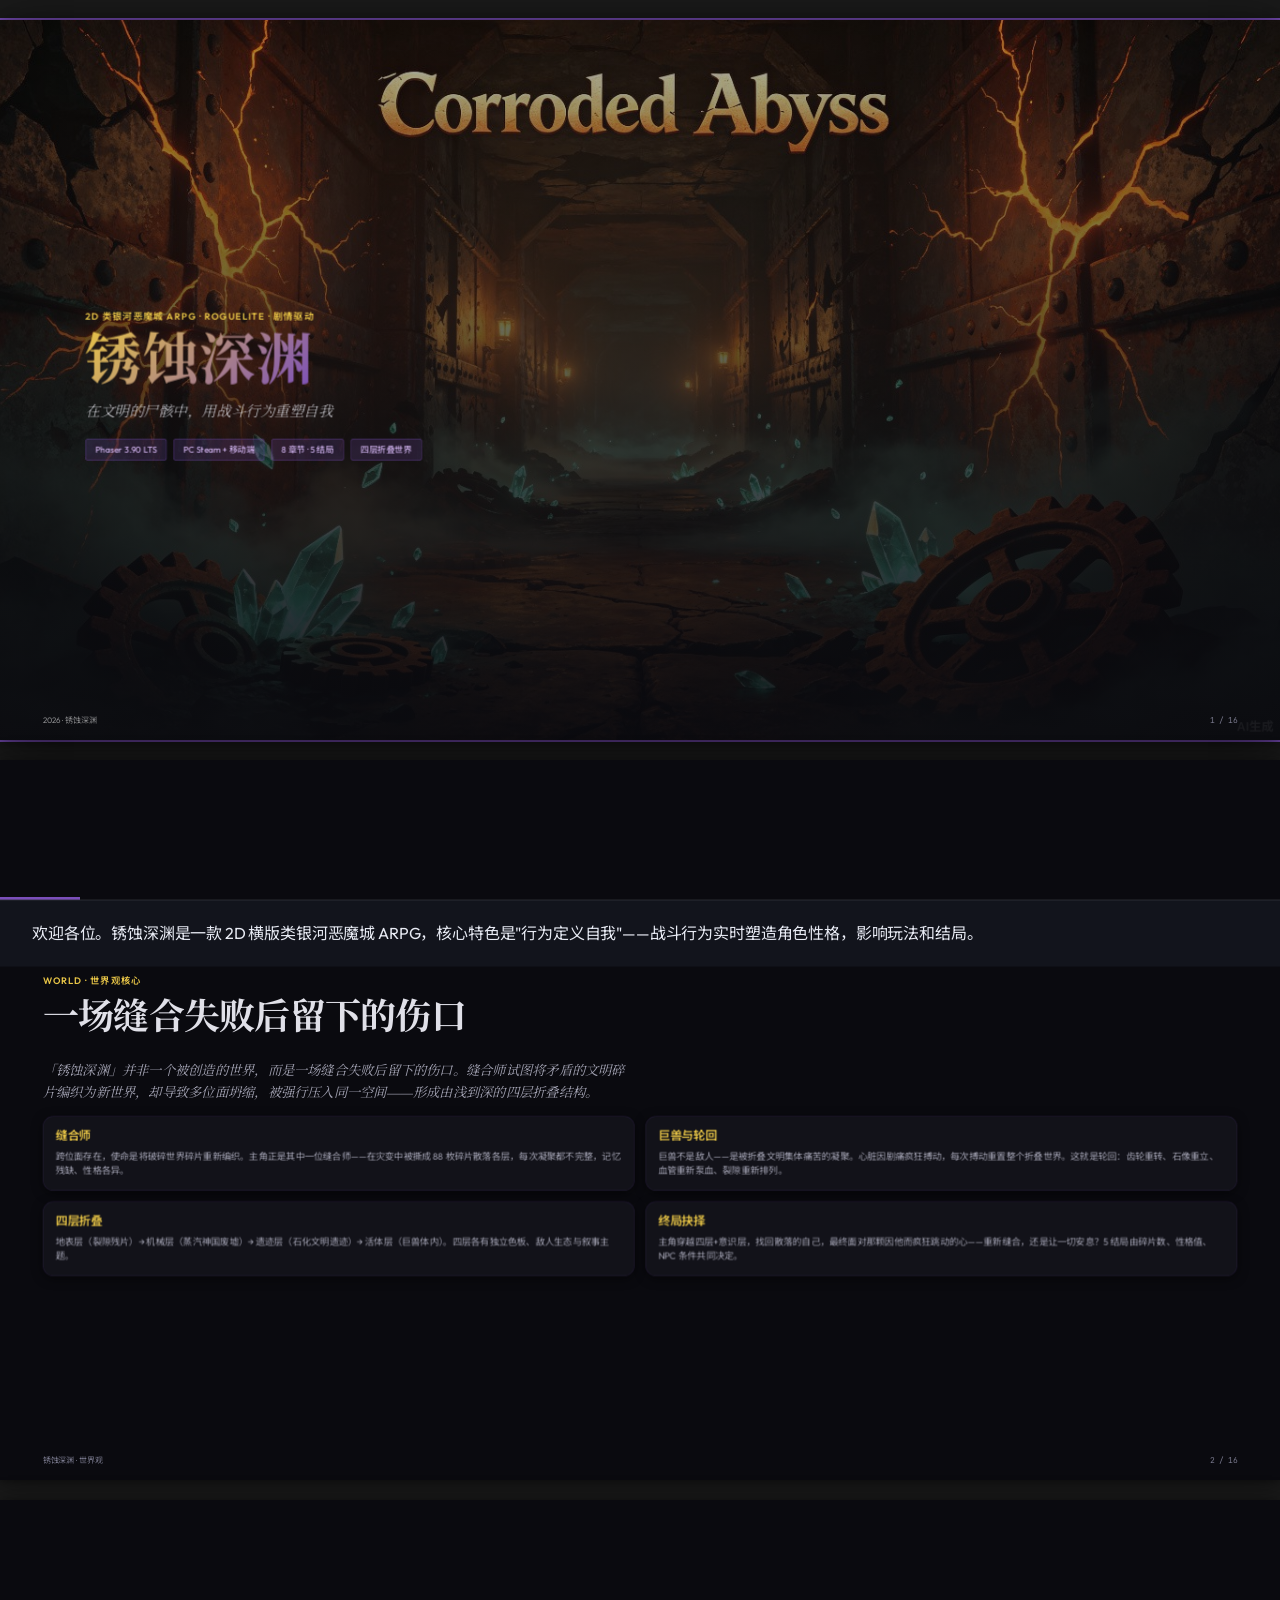
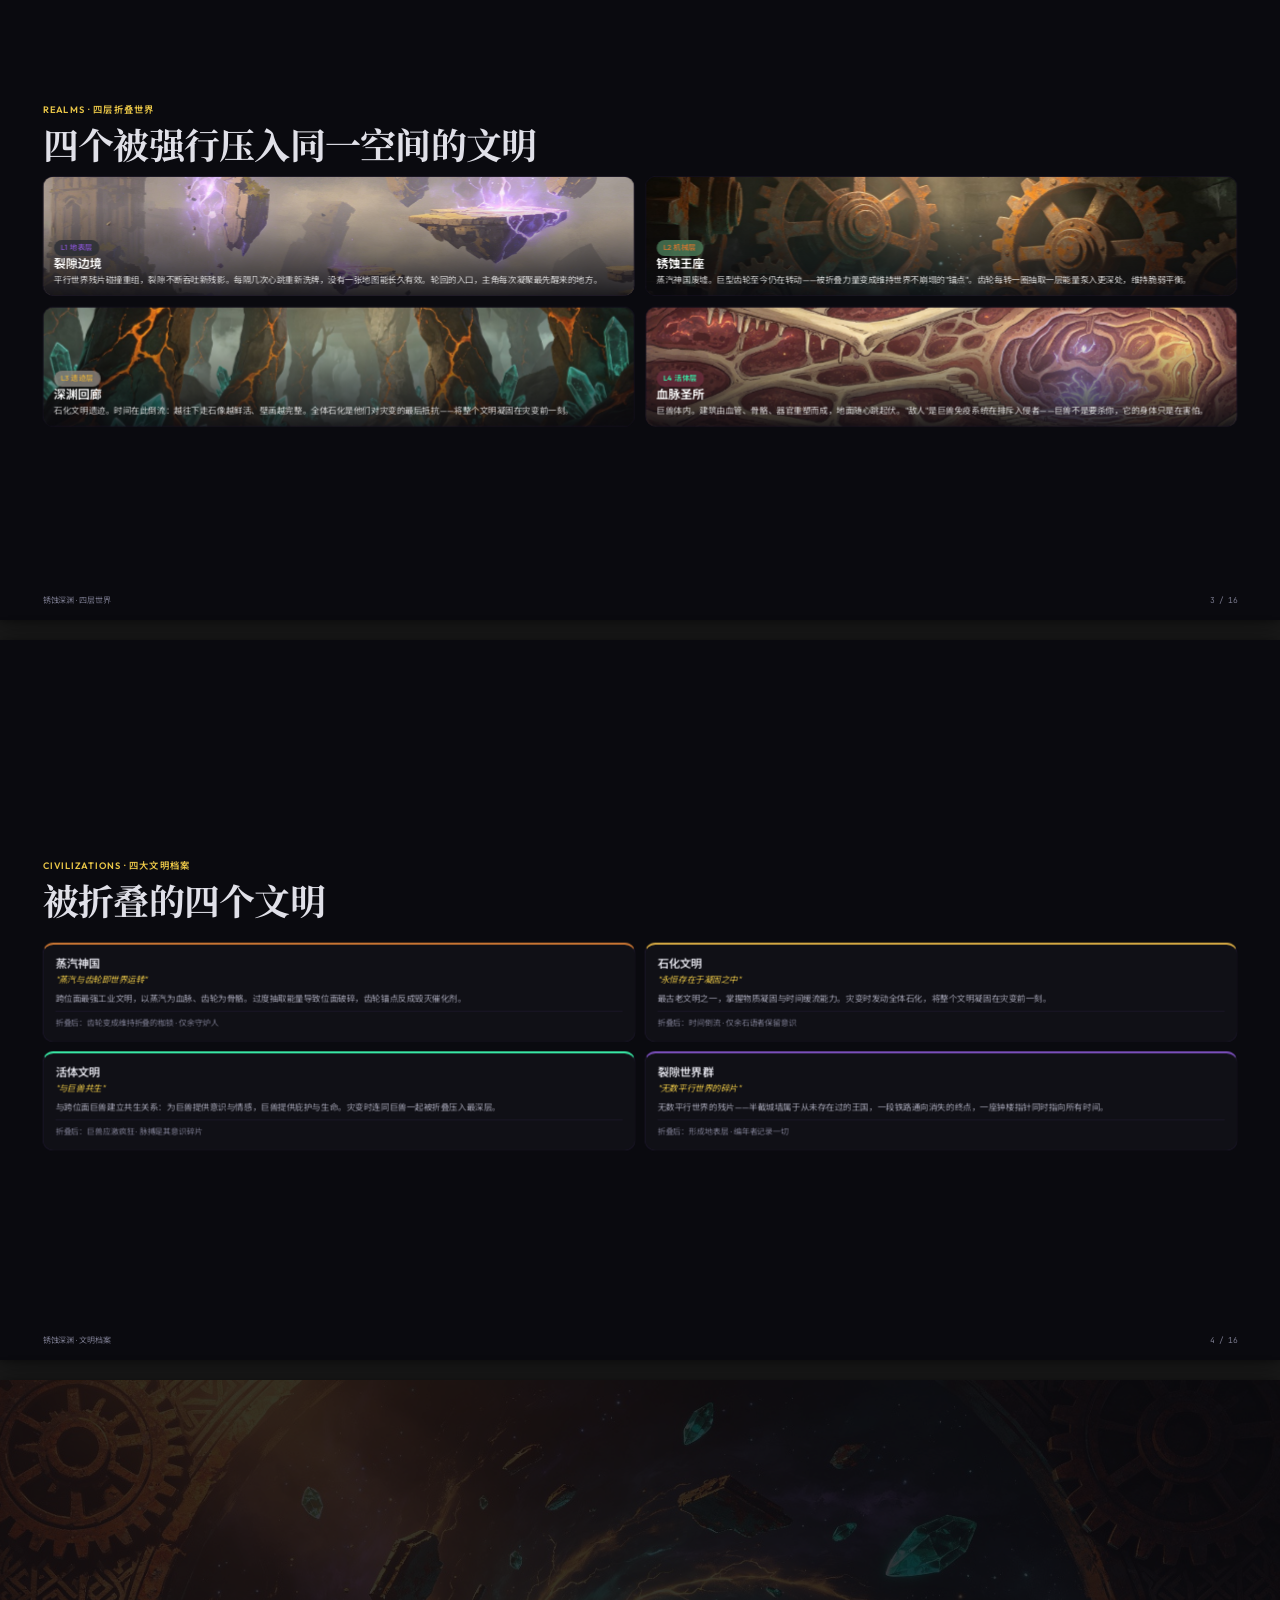
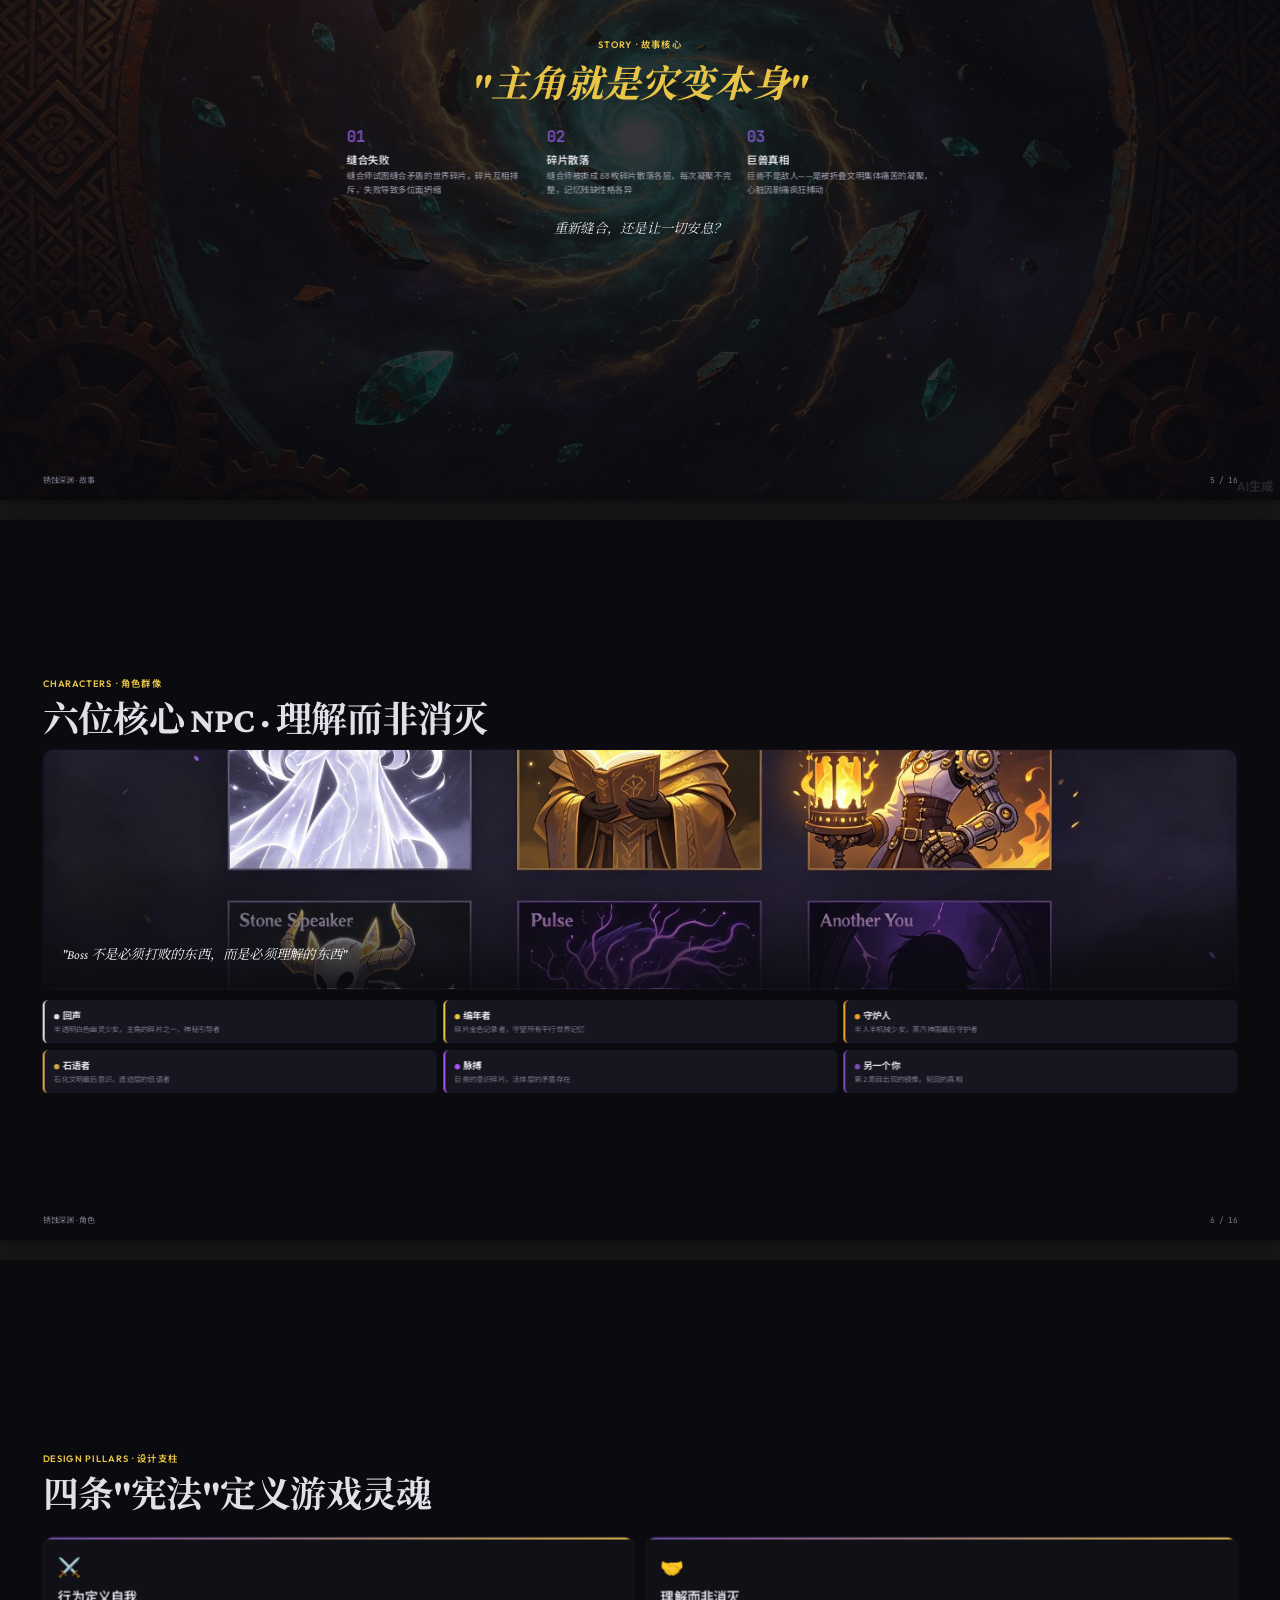
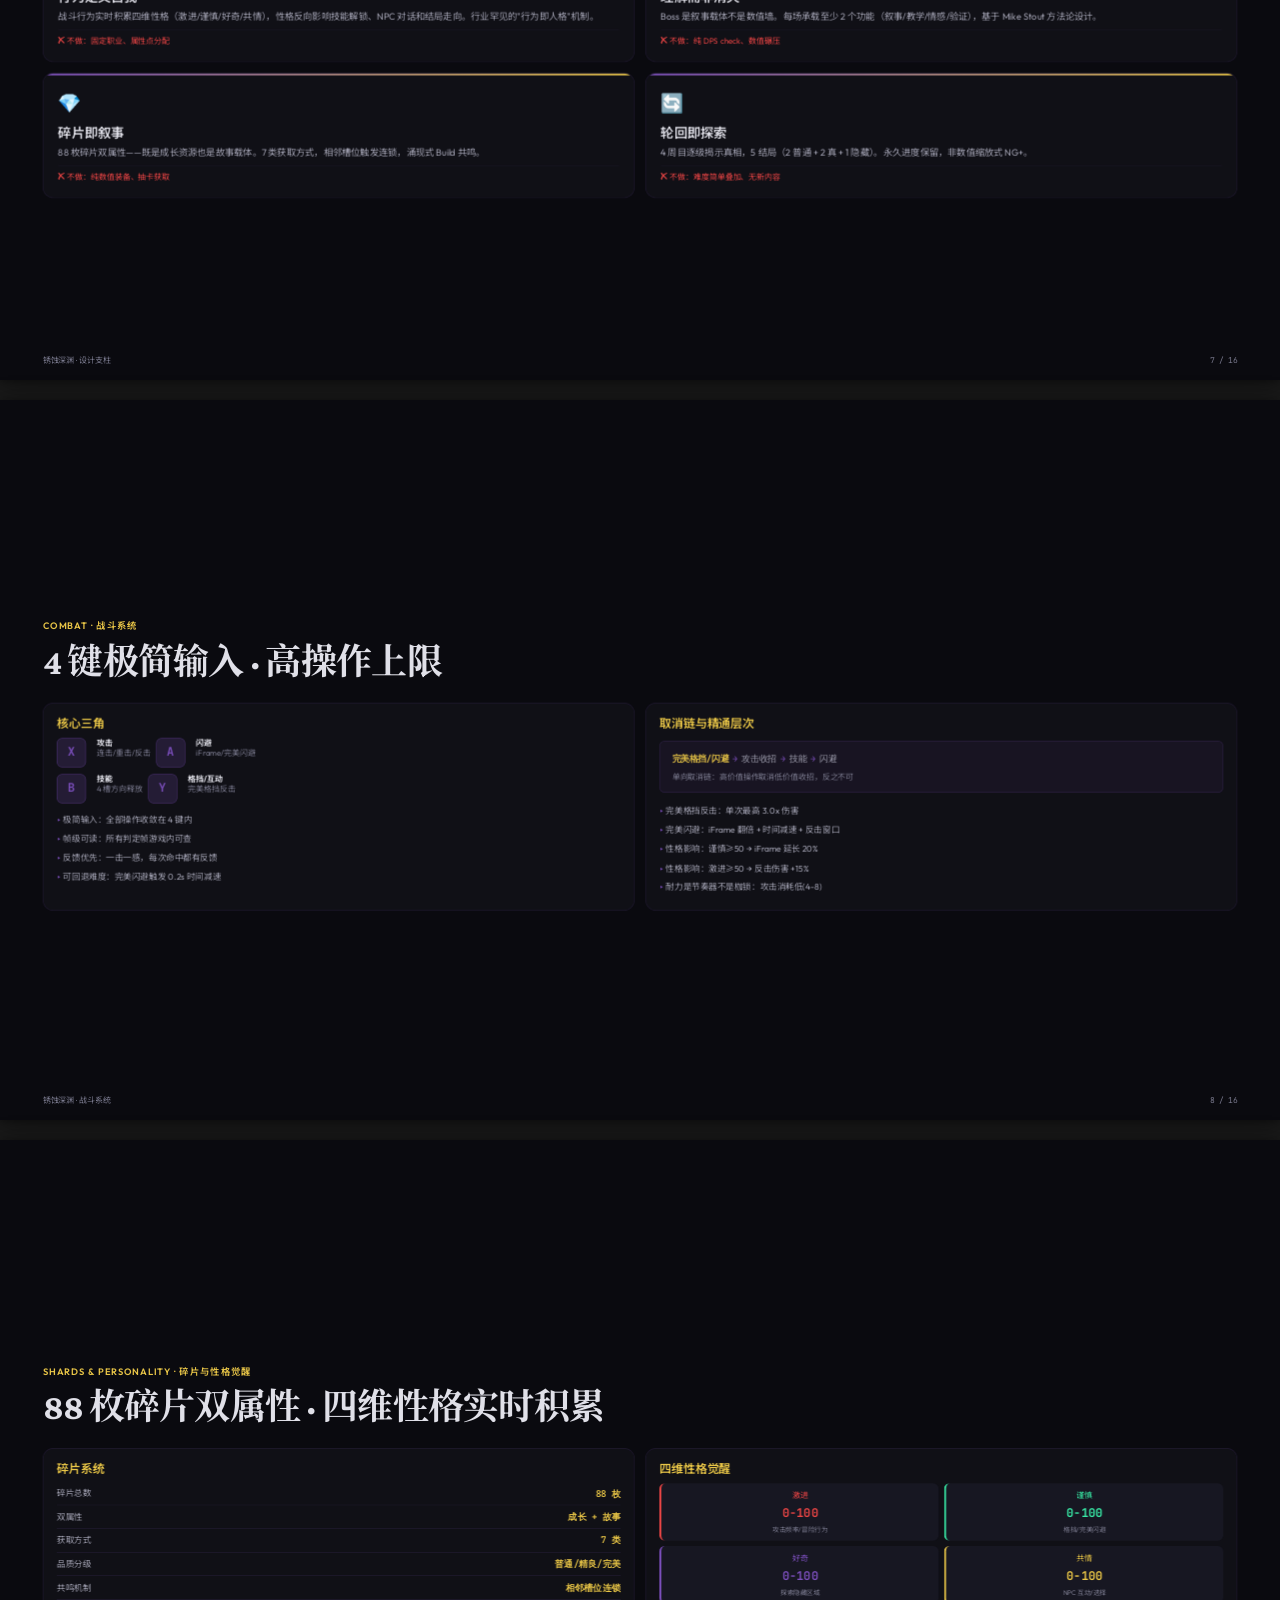
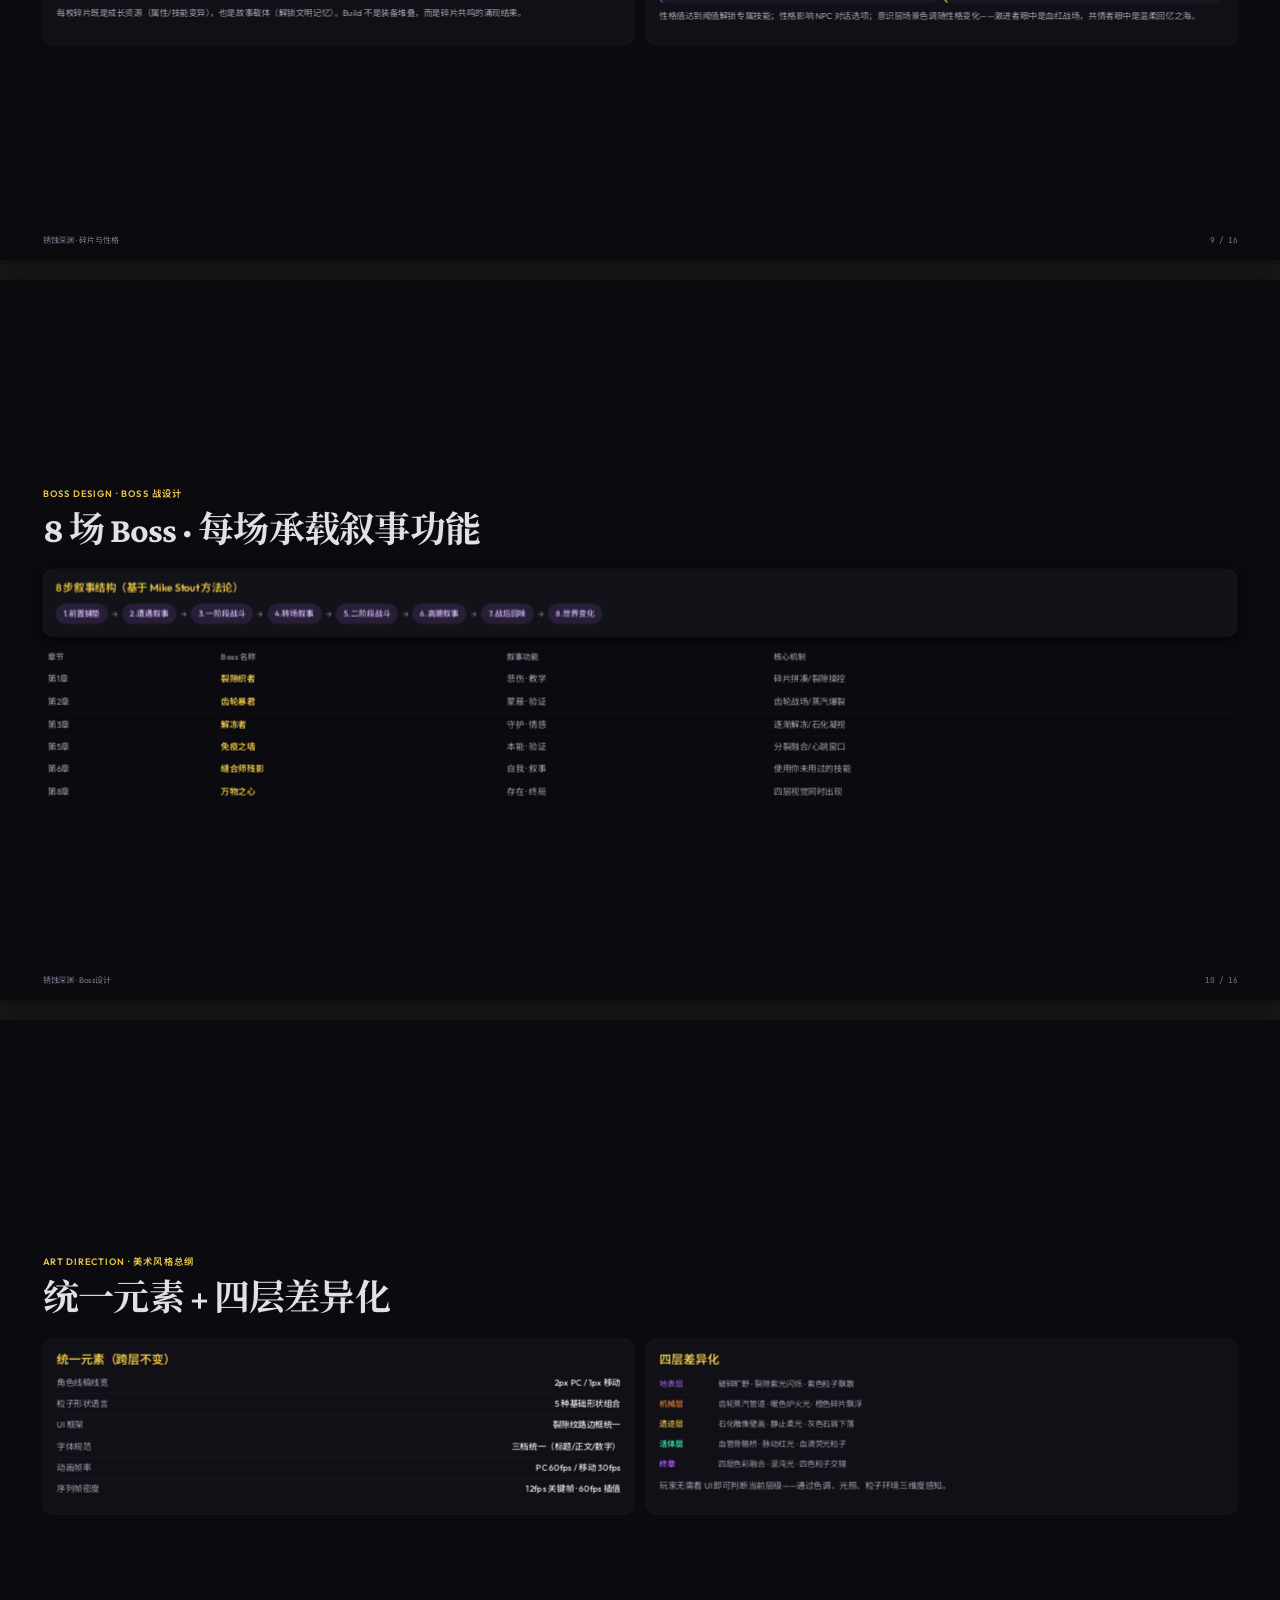
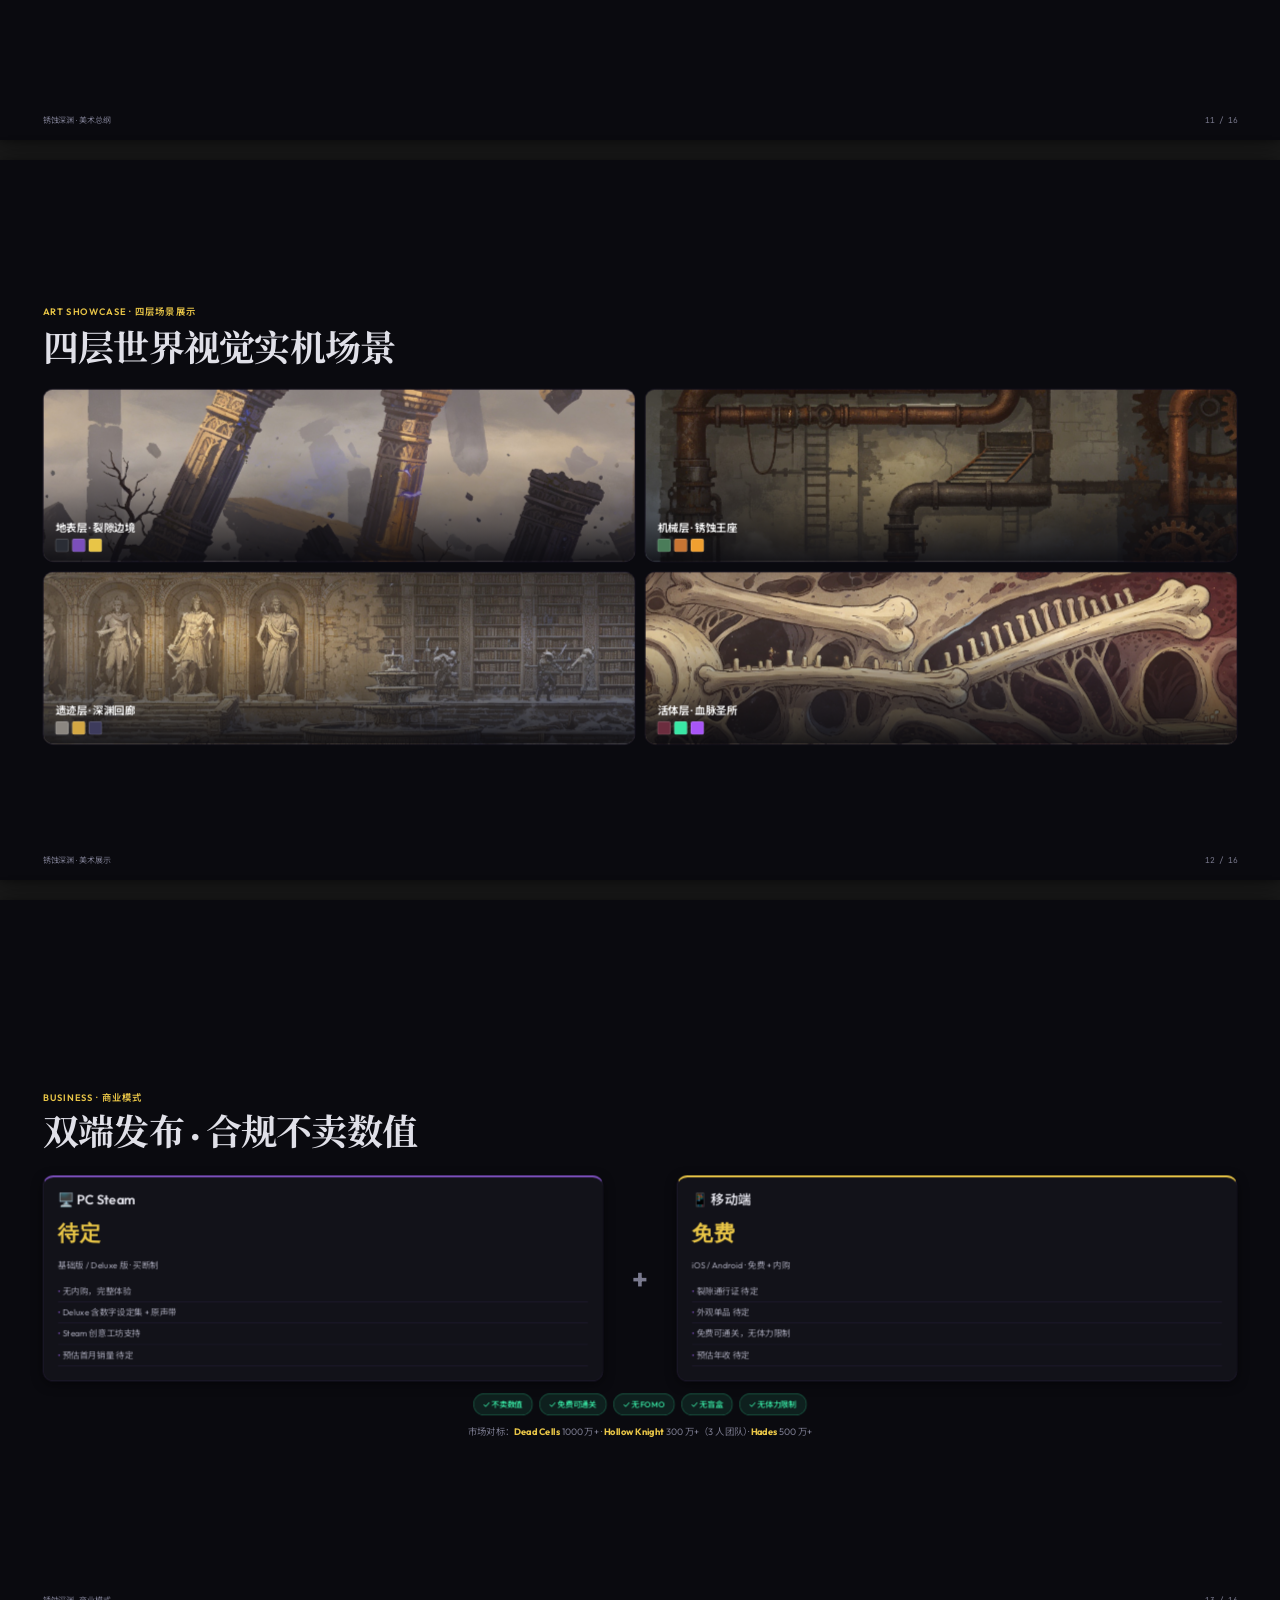
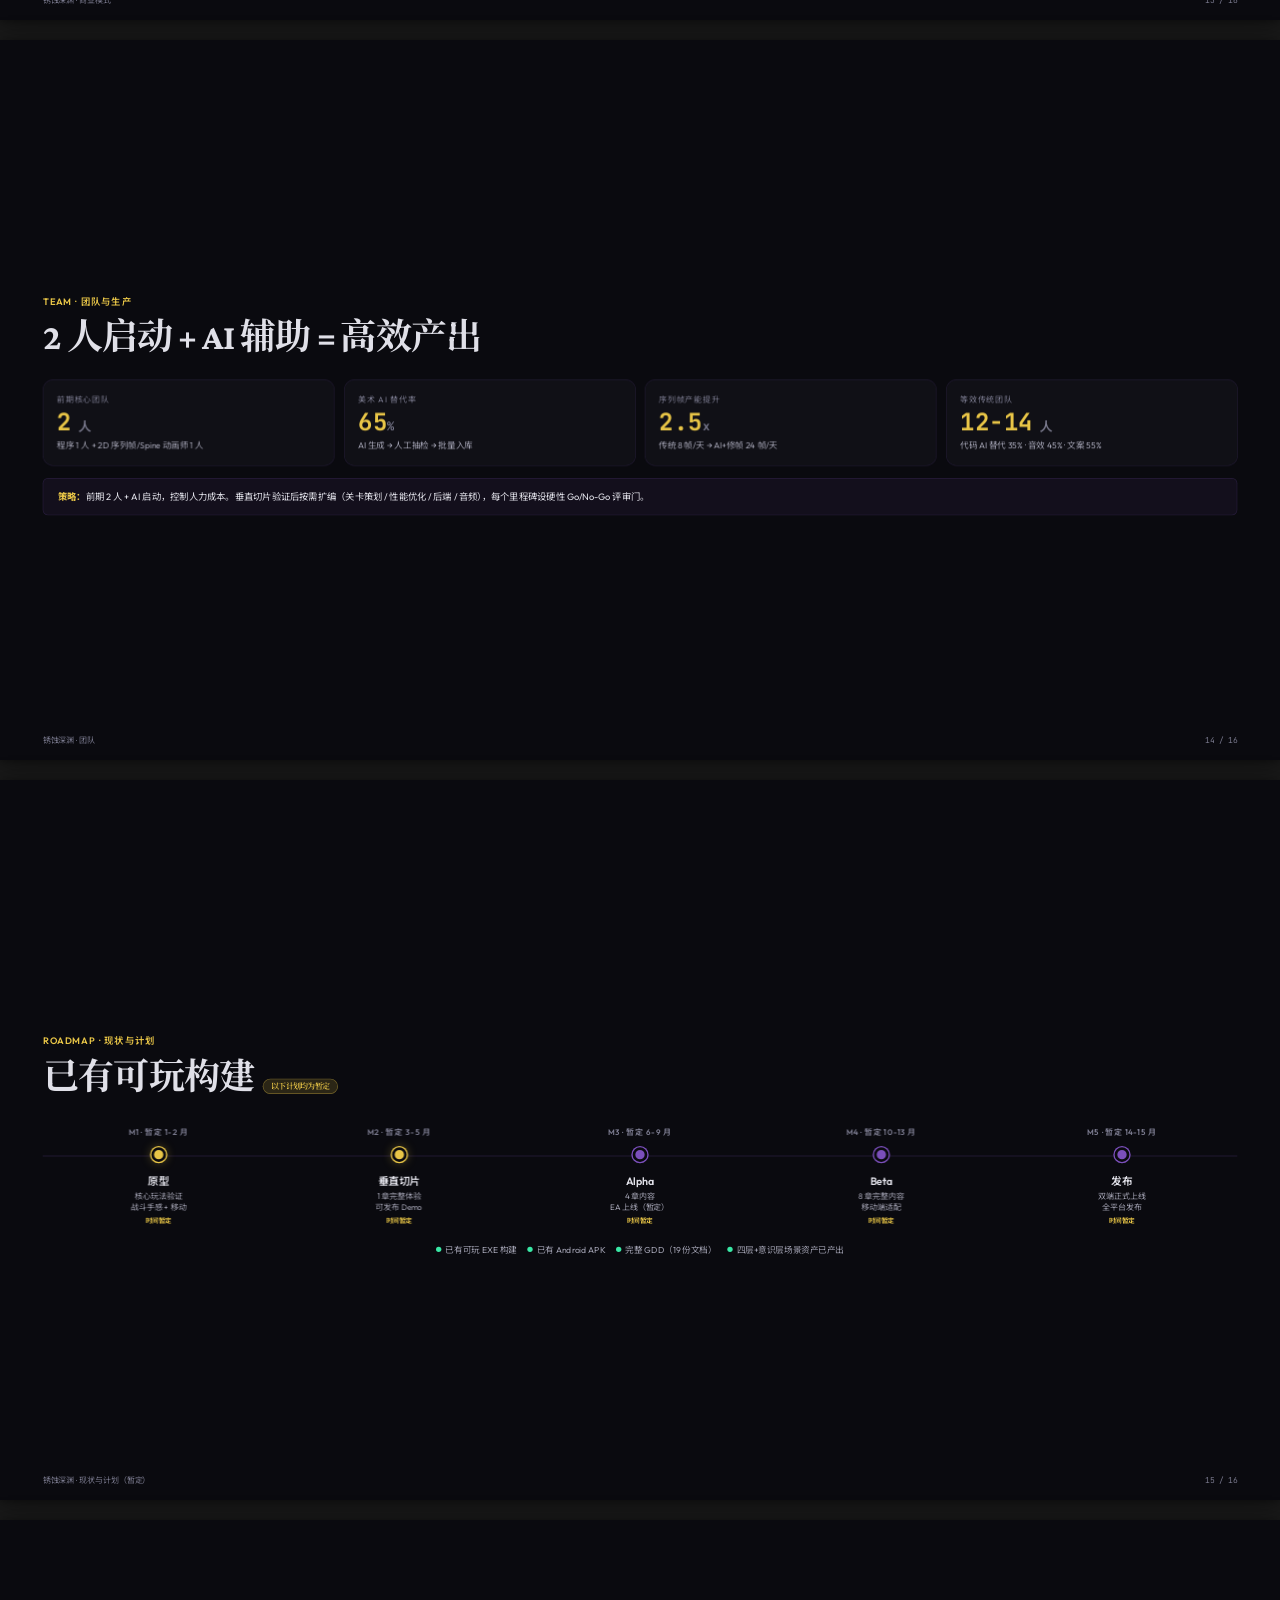
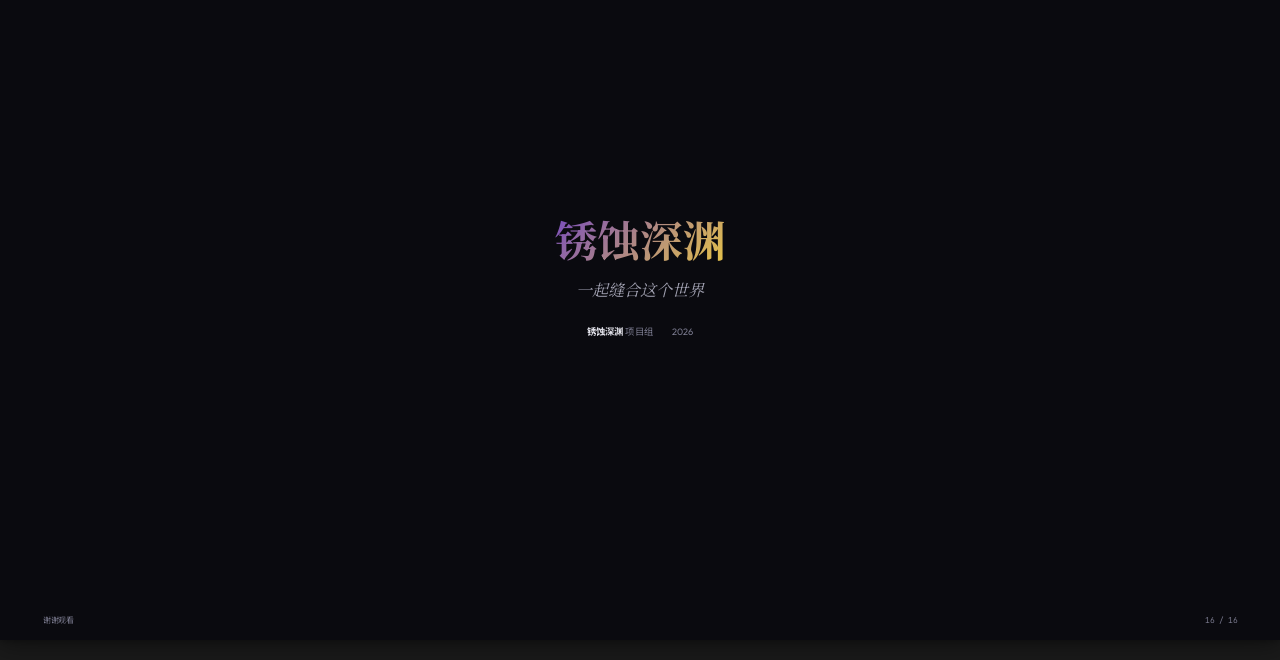
<file: rust-abyss-pitch/rust-abyss-pitch.html>
<!-- Generated by Trae Work -->
<!DOCTYPE html>
<html lang="zh-CN" data-theme="rust-abyss">
<head>
<meta charset="utf-8"><meta name="viewport" content="width=device-width,initial-scale=1,maximum-scale=5,viewport-fit=cover">
<meta name="theme-color" content="#0A0A0F">
<meta name="apple-mobile-web-app-capable" content="yes">
<meta name="apple-mobile-web-app-status-bar-style" content="black-translucent">
<title>锈蚀深渊 — 项目介绍</title>
<link rel="stylesheet" href="./_shared/fonts.css">
<link rel="stylesheet" href="./_shared/base.css">
<link id="theme-link" rel="stylesheet" href="./_shared/themes/rust-abyss.css">
<link rel="stylesheet" href="./_shared/animations/animations.css">
<link rel="stylesheet" href="./_shared/decorations.css">
<style>
/* ===== 全局 ===== */
.slide{padding:48px 64px}
.deck-footer{position:absolute;bottom:20px;left:64px;right:64px;display:flex;justify-content:space-between;align-items:center;font-size:12px;color:var(--text-3)}
.slide-number{font-family:var(--font-mono);font-size:12px}
.realm-tag{display:inline-block;padding:3px 10px;border-radius:16px;font-size:11px;font-weight:600;letter-spacing:.04em}

/* ===== P1 封面 ===== */
.cover-bg{position:absolute;inset:0;overflow:hidden;z-index:0}
.cover-bg img{width:100%;height:100%;object-fit:cover}
.cover-scrim{position:absolute;inset:0;background:linear-gradient(180deg,rgba(10,10,15,.3) 0%,rgba(10,10,15,.7) 55%,rgba(10,10,15,.92) 100%);z-index:1}
.cover-content{position:relative;z-index:2;height:100%;display:flex;flex-direction:column;justify-content:center;padding:48px 64px}
.cover-title{font-family:var(--font-display);font-size:84px;font-weight:700;line-height:1;color:#F0F0F8;letter-spacing:.02em;margin:0}
.cover-title .gradient-text{background:linear-gradient(135deg,#E8C547,#7B4FBB);-webkit-background-clip:text;background-clip:text;-webkit-text-fill-color:transparent}
.cover-slogan{font-size:22px;color:rgba(224,224,232,.85);margin:16px 0 0;font-weight:300;max-width:56ch;font-family:var(--font-serif);font-style:italic}
.cover-tags{display:flex;gap:10px;margin-top:24px}
.cover-tags .tag{background:rgba(123,79,187,.2);border:1px solid rgba(123,79,187,.4);color:#C4A8E0;padding:5px 14px;border-radius:4px;font-size:13px;font-weight:500}

/* ===== 通用组件 ===== */
.world-intro{font-size:20px;color:var(--text-2);max-width:80ch;line-height:1.6;margin-bottom:20px;font-family:var(--font-serif);font-style:italic}
.realm-grid{display:grid;grid-template-columns:1fr 1fr;gap:16px}
.realm-card{position:relative;border-radius:var(--radius-lg);overflow:hidden;height:180px;border:1px solid var(--border)}
.realm-card img{width:100%;height:100%;object-fit:cover;transition:transform .5s var(--ease)}
.realm-card:hover img{transform:scale(1.05)}
.realm-card .scrim{position:absolute;inset:0;background:linear-gradient(180deg,transparent 25%,rgba(10,10,15,.88))}
.realm-card .info{position:absolute;bottom:12px;left:16px;right:16px;z-index:2}
.realm-card .info h4{font-size:18px;margin:0 0 3px;color:#fff}
.realm-card .info p{font-size:13px;margin:0;color:rgba(255,255,255,.8)}

/* ===== 大图展示卡片 ===== */
.art-showcase{display:grid;grid-template-columns:1fr 1fr;gap:14px;margin-top:16px}
.art-card{border-radius:var(--radius-lg);overflow:hidden;position:relative;height:260px;border:1px solid var(--border)}
.art-card img{width:100%;height:100%;object-fit:cover}
.art-card .scrim{position:absolute;inset:0;background:linear-gradient(180deg,transparent 35%,rgba(10,10,15,.92))}
.art-card .label{position:absolute;bottom:14px;left:18px;right:18px;z-index:2}
.art-card .label h4{font-size:16px;color:#fff;margin:0 0 4px}
.art-card .palette{display:flex;gap:5px;margin-top:6px}
.art-card .swatch{width:20px;height:20px;border-radius:3px;border:1px solid rgba(255,255,255,.2)}

/* ===== 设计支柱 ===== */
.pillar-grid{display:grid;grid-template-columns:1fr 1fr;gap:16px;margin-top:18px}
.pillar-card{padding:22px;border-radius:var(--radius-lg);background:rgba(21,21,28,.6);border:1px solid var(--border);position:relative;overflow:hidden}
.pillar-card::before{content:"";position:absolute;top:0;left:0;right:0;height:3px;background:var(--grad)}
.pillar-card .icon{font-size:28px;margin-bottom:10px}
.pillar-card h3{font-size:20px;color:var(--text-1);margin:0 0 8px}
.pillar-card p{font-size:14px;color:var(--text-2);line-height:1.5;margin:0 0 8px}
.pillar-card .taboo{font-size:12px;color:var(--bad);padding-top:6px;border-top:1px solid var(--border);margin-top:6px}
.pillar-card .taboo::before{content:"✗ ";font-weight:700}

/* ===== 故事 ===== */
.story-slide{background:url('assets/story-bg.jpg') center/cover no-repeat}
.story-slide::before{content:"";position:absolute;inset:0;background:rgba(10,10,15,.82)}
.story-content{position:relative;z-index:2;max-width:880px;margin:0 auto;text-align:center}
.story-quote{font-family:var(--font-display);font-size:56px;font-weight:700;line-height:1.15;color:#E8C547;font-style:italic;margin:0 0 24px}
.story-steps{display:flex;gap:20px;margin-top:28px}
.story-step{flex:1;text-align:left}
.story-step .num{font-family:var(--font-mono);font-size:24px;color:var(--accent);font-weight:700}
.story-step h4{font-size:16px;color:var(--text-1);margin:6px 0 4px}
.story-step p{font-size:13px;color:var(--text-2);line-height:1.5;margin:0}
.story-choice{margin-top:32px;font-size:20px;color:var(--text-1);font-family:var(--font-serif);font-style:italic}

/* ===== 角色 ===== */
.char-hero{width:100%;height:360px;border-radius:var(--radius-lg);overflow:hidden;position:relative;margin-bottom:16px;border:1px solid var(--border)}
.char-hero img{width:100%;height:100%;object-fit:cover}
.char-hero .scrim{position:absolute;inset:0;background:linear-gradient(180deg,transparent 45%,rgba(10,10,15,.92))}
.char-quote{position:absolute;bottom:16px;left:28px;right:28px;z-index:2;font-family:var(--font-serif);font-size:20px;font-style:italic;color:rgba(255,255,255,.95)}
.char-list{display:grid;grid-template-columns:repeat(3,1fr);gap:10px}
.char-item{padding:12px 14px;border-radius:var(--radius);background:rgba(30,30,46,.6);border-left:3px solid var(--accent)}
.char-item h5{font-size:14px;margin:0 0 3px;color:var(--text-1)}
.char-item p{font-size:11px;margin:0;color:var(--text-3);line-height:1.4}
.char-item .char-color{display:inline-block;width:8px;height:8px;border-radius:50%;margin-right:5px;vertical-align:middle}

/* ===== 战斗系统 ===== */
.combat-grid{display:grid;grid-template-columns:1fr 1fr;gap:16px;margin-top:16px}
.combat-card{padding:20px;border-radius:var(--radius-lg);background:rgba(21,21,28,.6);border:1px solid var(--border)}
.combat-card h3{font-size:18px;color:var(--accent-2);margin:0 0 10px}
.combat-card .key-display{display:flex;gap:8px;margin:10px 0}
.combat-card .key{width:44px;height:44px;border-radius:8px;background:rgba(123,79,187,.2);border:1px solid rgba(123,79,187,.4);display:flex;align-items:center;justify-content:center;font-family:var(--font-mono);font-size:18px;font-weight:700;color:var(--accent)}
.combat-card .key-info{font-size:12px;color:var(--text-3);margin-left:8px;line-height:1.3}
.combat-card .key-info b{color:var(--text-1)}
.combat-card ul{list-style:none;padding:0;margin:8px 0 0}
.combat-card li{font-size:13px;color:var(--text-2);padding:4px 0}
.combat-card li::before{content:"▸ ";color:var(--accent)}
.cancel-chain{margin-top:14px;padding:14px 18px;border-radius:var(--radius);background:rgba(123,79,187,.08);border:1px solid rgba(123,79,187,.2)}
.cancel-chain .chain{font-family:var(--font-mono);font-size:13px;color:var(--text-2);line-height:1.8}
.cancel-chain .chain b{color:var(--accent-2)}
.cancel-chain .chain .arrow{color:var(--accent);margin:0 6px}

/* ===== 碎片/性格 ===== */
.system-grid{display:grid;grid-template-columns:1fr 1fr;gap:16px;margin-top:16px}
.system-card{padding:20px;border-radius:var(--radius-lg);background:rgba(21,21,28,.6);border:1px solid var(--border)}
.system-card h3{font-size:18px;color:var(--accent-2);margin:0 0 8px}
.system-card .stat-row{display:flex;justify-content:space-between;align-items:center;padding:6px 0;border-bottom:1px solid var(--border)}
.system-card .stat-row:last-child{border-bottom:none}
.system-card .stat-label{font-size:13px;color:var(--text-2)}
.system-card .stat-val{font-family:var(--font-mono);font-size:14px;color:var(--accent-2);font-weight:600}
.dim-bar{width:60px;height:6px;border-radius:3px;display:inline-block;margin-left:8px;vertical-align:middle}
.personality-grid{display:grid;grid-template-columns:1fr 1fr;gap:8px;margin-top:10px}
.personality-item{padding:8px 10px;border-radius:var(--radius);background:rgba(30,30,46,.5);text-align:center}
.personality-item .dim-name{font-size:12px;color:var(--text-3);margin-bottom:4px}
.personality-item .dim-val{font-family:var(--font-mono);font-size:18px;font-weight:700}
.personality-item .dim-desc{font-size:10px;color:var(--text-3);margin-top:2px}

/* ===== Boss ===== */
.boss-flow{display:flex;gap:6px;margin-top:14px;align-items:center;flex-wrap:wrap}
.boss-step{padding:6px 12px;border-radius:16px;font-size:12px;font-weight:600;white-space:nowrap}
.boss-arrow{color:var(--text-3);font-size:14px}
.boss-table{margin-top:14px;width:100%;border-collapse:collapse}
.boss-table th{font-size:12px;color:var(--text-3);text-align:left;padding:6px 8px;border-bottom:1px solid var(--border)}
.boss-table td{font-size:13px;color:var(--text-2);padding:6px 8px;border-bottom:1px solid var(--border)}
.boss-table .boss-name{color:var(--accent-2);font-weight:600}

/* ===== 美术风格总纲 ===== */
.art-style-grid{display:grid;grid-template-columns:1fr 1fr;gap:16px;margin-top:16px}
.art-style-card{padding:20px;border-radius:var(--radius-lg);background:rgba(21,21,28,.6);border:1px solid var(--border)}
.art-style-card h3{font-size:18px;color:var(--accent-2);margin:0 0 8px}
.art-style-card .unified-row{display:flex;justify-content:space-between;align-items:center;padding:5px 0;border-bottom:1px solid var(--border);font-size:13px}
.art-style-card .unified-row:last-child{border-bottom:none}
.art-style-card .unified-row span:first-child{color:var(--text-2)}
.art-style-card .unified-row span:last-child{color:var(--text-1);font-weight:500}
.layer-diff{margin-top:10px}
.layer-diff .ld-row{display:grid;grid-template-columns:80px 1fr;gap:8px;padding:5px 0;border-bottom:1px solid var(--border);font-size:12px}
.layer-diff .ld-row:last-child{border-bottom:none}
.layer-diff .ld-layer{color:var(--accent);font-weight:600}
.layer-diff .ld-elements{color:var(--text-2)}

/* ===== 商业 ===== */
.biz-vs{display:grid;grid-template-columns:1fr 70px 1fr;gap:20px;margin-top:18px;align-items:stretch}
.biz-side{padding:22px;border-radius:var(--radius-lg)}
.biz-pc{border-top:3px solid var(--accent)}
.biz-mobile{border-top:3px solid var(--accent-2)}
.biz-mid{display:flex;align-items:center;justify-content:center;font-size:42px;color:var(--text-3);font-weight:700}
.biz-side h3{font-size:20px;margin:0 0 12px}
.biz-side .price{font-family:var(--font-mono);font-size:32px;font-weight:700;color:var(--accent-2);margin:6px 0}
.biz-side ul{list-style:none;padding:0;margin:10px 0 0}
.biz-side li{font-size:13px;color:var(--text-2);padding:5px 0;border-bottom:1px solid var(--border)}
.biz-side li::before{content:"• ";color:var(--accent)}
.biz-principles{display:flex;gap:10px;margin-top:18px;justify-content:center;flex-wrap:wrap}
.biz-principles .principle{padding:6px 14px;border-radius:16px;background:rgba(57,232,165,.1);border:1px solid rgba(57,232,165,.3);color:var(--good);font-size:12px;font-weight:500}
.biz-market{margin-top:14px;text-align:center;font-size:14px;color:var(--text-3)}
.biz-market b{color:var(--accent-2)}

/* ===== 团队 ===== */
.team-grid{display:grid;grid-template-columns:repeat(auto-fit,minmax(200px,1fr));gap:14px;margin-top:18px}
.team-card{padding:20px;border-radius:var(--radius-lg);background:rgba(21,21,28,.6);border:1px solid var(--border)}
.team-card .label{font-size:12px;color:var(--text-3);text-transform:uppercase;letter-spacing:.1em;margin-bottom:6px}
.team-card .value{font-family:var(--font-mono);font-size:36px;font-weight:700;color:var(--accent-2);line-height:1}
.team-card .desc{font-size:13px;color:var(--text-2);margin-top:6px}
.team-note{margin-top:18px;padding:16px 22px;border-radius:var(--radius);background:rgba(123,79,187,.08);border:1px solid rgba(123,79,187,.2);font-size:14px;color:var(--text-1);line-height:1.6}
.team-note b{color:var(--accent-2)}

/* ===== 路线图（暂定） ===== */
.tentative-badge{display:inline-block;padding:4px 12px;border-radius:16px;background:rgba(232,197,71,.15);border:1px solid rgba(232,197,71,.4);color:var(--accent-2);font-size:12px;font-weight:600;margin-left:12px}
.roadmap-tl{position:relative;margin-top:30px}
.roadmap-tl::before{content:"";position:absolute;left:0;right:0;top:44px;height:2px;background:var(--border)}
.roadmap-row{display:grid;grid-template-columns:repeat(5,1fr);gap:14px;align-items:start}
.roadmap-item{position:relative;padding-top:72px;text-align:center}
.roadmap-dot{position:absolute;top:32px;left:50%;transform:translateX(-50%);width:22px;height:22px;border-radius:50%;background:var(--accent);border:4px solid var(--bg);box-shadow:0 0 0 2px var(--accent)}
.roadmap-item.current .roadmap-dot{background:var(--accent-2);box-shadow:0 0 0 2px var(--accent-2),0 0 16px rgba(232,197,71,.4)}
.roadmap-phase{font-size:12px;color:var(--text-3);letter-spacing:.08em;text-transform:uppercase;position:absolute;top:0;left:0;right:0;font-weight:600}
.roadmap-item h4{font-size:16px;margin:0 0 4px}
.roadmap-item p{font-size:12px;color:var(--text-2);margin:0;line-height:1.4}
.roadmap-item .tentative{font-size:10px;color:var(--accent-2);margin-top:4px;font-weight:600}
.roadmap-status{margin-top:24px;display:flex;gap:16px;justify-content:center;flex-wrap:wrap}
.roadmap-status .status-item{display:flex;align-items:center;gap:6px;font-size:13px;color:var(--text-2)}
.roadmap-status .status-dot{width:8px;height:8px;border-radius:50%;background:var(--good)}

/* ===== 致谢 ===== */
.thanks-slide{display:flex;align-items:center;justify-content:center}
.thanks-content{text-align:center;z-index:2}
.thanks-title{font-family:var(--font-display);font-size:64px;font-weight:700;line-height:1.1;margin:0 0 16px}
.thanks-title .gradient-text{background:linear-gradient(135deg,#7B4FBB,#E8C547);-webkit-background-clip:text;background-clip:text;-webkit-text-fill-color:transparent}
.thanks-slogan{font-size:24px;color:var(--text-2);font-family:var(--font-serif);font-style:italic;margin:0 0 32px}

/* ===== 文明档案 ===== */
.civ-grid{display:grid;grid-template-columns:1fr 1fr;gap:14px;margin-top:16px}
.civ-card{padding:18px;border-radius:var(--radius-lg);background:rgba(21,21,28,.6);border:1px solid var(--border);border-top:3px solid var(--accent)}
.civ-card h3{font-size:17px;margin:0 0 4px;color:var(--text-1)}
.civ-card .civ-faith{font-size:13px;color:var(--accent-2);font-style:italic;margin-bottom:8px}
.civ-card p{font-size:13px;color:var(--text-2);line-height:1.5;margin:0}
.civ-card .civ-status{font-size:12px;color:var(--text-3);margin-top:8px;padding-top:8px;border-top:1px solid var(--border)}

/* ===== 动画 ===== */
.anim-stagger-list > *{opacity:0;transform:translateY(16px);transition:opacity .5s var(--ease),transform .5s var(--ease)}
.slide.is-active .anim-stagger-list > *{opacity:1;transform:translateY(0)}
.slide.is-active .anim-stagger-list > *:nth-child(1){transition-delay:.08s}
.slide.is-active .anim-stagger-list > *:nth-child(2){transition-delay:.16s}
.slide.is-active .anim-stagger-list > *:nth-child(3){transition-delay:.24s}
.slide.is-active .anim-stagger-list > *:nth-child(4){transition-delay:.32s}
.slide.is-active .anim-stagger-list > *:nth-child(5){transition-delay:.4s}
.slide.is-active .anim-stagger-list > *:nth-child(6){transition-delay:.48s}

/* ================================================ */
/* ===== 手机自适应 (≤768px) ===== */
/* ================================================ */
@media (max-width: 768px) {
  /* ===== 基础布局 ===== */
  .slide{padding:24px 16px!important;min-height:auto!important;justify-content:flex-start!important;overflow:visible!important;position:relative!important;inset:auto!important;opacity:1!important;pointer-events:auto!important;transform:none!important}
  .deck{gap:12px;padding:12px 0}
  .deck-header{left:16px;right:16px;top:12px;font-size:10px}
  .deck-footer{left:16px;right:16px;bottom:12px;font-size:10px}
  .slide-scroll-wrapper{box-shadow:0 2px 12px rgba(0,0,0,.4)}
  body.scroll-mode .deck{gap:12px;padding:12px 0}

  /* ===== 排版 ===== */
  h1.title,.h1{font-size:32px;margin-bottom:10px}
  h2.title,.h2{font-size:24px;margin-bottom:10px;line-height:1.2}
  h3,.h3{font-size:18px;margin-bottom:6px}
  h4,.h4{font-size:15px;margin-bottom:4px}
  .lede{font-size:15px;line-height:1.5}
  .eyebrow{font-size:11px}
  .kicker{font-size:12px}
  .world-intro{font-size:14px;line-height:1.6;margin-bottom:12px}

  /* ===== P1 封面 ===== */
  .cover-content{padding:24px 16px}
  .cover-title{font-size:36px!important}
  .cover-slogan{font-size:14px;margin-top:10px}
  .cover-tags{gap:6px;margin-top:14px;flex-wrap:wrap}
  .cover-tags .tag{font-size:10px;padding:3px 8px}

  /* ===== 通用组件 ===== */
  .realm-grid,.art-showcase,.pillar-grid,.combat-grid,.system-grid,
  .civ-grid,.art-style-grid{grid-template-columns:1fr!important;gap:10px!important}
  .realm-card{height:140px}
  .realm-card .info h4{font-size:15px}
  .realm-card .info p{font-size:11px;line-height:1.4}
  .art-card{height:180px}
  .art-card .label h4{font-size:14px}
  .pillar-card{padding:14px}
  .pillar-card .icon{font-size:22px;margin-bottom:6px}
  .pillar-card h3{font-size:16px;margin-bottom:6px}
  .pillar-card p{font-size:12px;line-height:1.5}
  .pillar-card .taboo{font-size:11px}

  /* ===== 卡片通用 ===== */
  .card{padding:14px!important}
  .civ-card{padding:14px}
  .civ-card h3{font-size:15px}
  .civ-card .civ-faith{font-size:12px}
  .civ-card p{font-size:12px;line-height:1.5}
  .combat-card,.system-card,.art-style-card{padding:14px}
  .combat-card h3,.system-card h3,.art-style-card h3{font-size:15px;margin-bottom:6px}
  .combat-card .key{width:36px;height:36px;font-size:14px}
  .combat-card .key-info{font-size:11px}
  .combat-card li{font-size:12px}
  .cancel-chain{padding:10px 12px;margin-top:10px}
  .cancel-chain .chain{font-size:11px;line-height:1.6}
  .system-card .stat-row{padding:5px 0}
  .system-card .stat-label{font-size:12px}
  .system-card .stat-val{font-size:12px}
  .personality-grid{grid-template-columns:1fr 1fr;gap:6px}
  .personality-item{padding:6px 8px}
  .personality-item .dim-val{font-size:15px}
  .personality-item .dim-desc{font-size:10px}
  .art-style-card .unified-row{font-size:12px}
  .layer-diff .ld-row{grid-template-columns:60px 1fr;font-size:11px}

  /* ===== P5 故事 ===== */
  .story-content{padding:0 8px}
  .story-quote{font-size:26px!important;margin-bottom:14px;line-height:1.2}
  .story-steps{flex-direction:column;gap:12px;margin-top:16px}
  .story-step .num{font-size:18px}
  .story-step h4{font-size:14px}
  .story-step p{font-size:12px}
  .story-choice{font-size:15px;margin-top:18px}

  /* ===== P6 角色 ===== */
  .char-hero{height:200px;margin-bottom:10px}
  .char-quote{font-size:14px;bottom:10px;left:14px;right:14px}
  .char-list{grid-template-columns:1fr 1fr!important;gap:8px}
  .char-item{padding:10px}
  .char-item h5{font-size:12px}
  .char-item p{font-size:10px;line-height:1.3}

  /* ===== P10 Boss ===== */
  .boss-flow{gap:4px}
  .boss-step{font-size:10px;padding:4px 8px}
  .boss-arrow{font-size:12px}
  .boss-table{font-size:11px;display:block;overflow-x:auto;white-space:nowrap}
  .boss-table th,.boss-table td{padding:4px 6px}

  /* ===== P13 商业 ===== */
  .biz-vs{grid-template-columns:1fr!important;gap:10px}
  .biz-mid{font-size:24px;min-height:30px}
  .biz-side{padding:14px}
  .biz-side h3{font-size:16px}
  .biz-side .price{font-size:24px}
  .biz-side li{font-size:12px}
  .biz-principles{gap:6px;margin-top:12px}
  .biz-principles .principle{font-size:10px;padding:4px 10px}
  .biz-market{font-size:12px;margin-top:10px}

  /* ===== P14 团队 ===== */
  .team-grid{grid-template-columns:1fr 1fr;gap:10px}
  .team-card{padding:14px}
  .team-card .value{font-size:26px}
  .team-card .desc{font-size:11px}
  .team-note{padding:12px 14px;font-size:12px;line-height:1.5;margin-top:12px}

  /* ===== P15 路线图 ===== */
  .roadmap-tl{margin-top:20px}
  .roadmap-tl::before{display:none}
  .roadmap-row{grid-template-columns:1fr;gap:12px}
  .roadmap-item{padding-top:0;padding-left:24px;text-align:left;position:relative}
  .roadmap-dot{position:absolute;top:4px;left:0;transform:none}
  .roadmap-phase{position:relative;top:auto;left:auto;right:auto;margin-bottom:4px}
  .roadmap-item h4{font-size:14px}
  .roadmap-item p{font-size:11px}
  .roadmap-status{flex-direction:column;gap:8px;margin-top:14px}
  .roadmap-status .status-item{font-size:11px}
  .tentative-badge{font-size:10px;padding:2px 8px;margin-left:6px}

  /* ===== P16 致谢 ===== */
  .thanks-title{font-size:32px!important}
  .thanks-slogan{font-size:16px;margin-bottom:18px}
  .thanks-contact{flex-direction:column;gap:8px}
  .thanks-contact div{font-size:12px!important}

  /* ===== 工具类 ===== */
  .row{flex-direction:column;gap:12px}
  .g2,.g3,.g4{grid-template-columns:1fr!important}
  .flow{flex-direction:column;gap:8px}
  .flow .arr{transform:rotate(90deg)}

  /* ===== 滚动模式间距 ===== */
  body.scroll-mode .slide-scroll-wrapper{margin-bottom:0}
}

/* ===== 超小屏幕 (≤380px) ===== */
@media (max-width: 380px) {
  .slide{padding:16px 10px!important}
  .cover-title{font-size:28px!important}
  h2.title,.h2{font-size:20px}
  .char-list{grid-template-columns:1fr}
  .team-grid{grid-template-columns:1fr}
  .personality-grid{grid-template-columns:1fr}
  .story-quote{font-size:20px!important}
  .thanks-title{font-size:26px!important}
}

/* ===== 触摸设备优化 ===== */
@media (hover: none) and (pointer: coarse) {
  .realm-card:hover img,.art-card:hover img{transform:none}
  .card-hover:hover{transform:none}
}
</style>
</head>
<body data-themes="rust-abyss" data-theme-base="./_shared/themes/">
<div class="deck">

  <!-- ===== P1 封面 ===== -->
  <section class="slide is-active" data-title="封面" style="padding:0">
    <div class="cover-bg"><img src="assets/hero-cover.jpg" alt="锈蚀深渊"></div>
    <div class="cover-scrim"></div>
    <div class="cover-content">
      <div class="anim-stagger-list" style="margin-top:auto;margin-bottom:auto">
        <p class="kicker" style="color:#E8C547">2D 类银河恶魔城 ARPG · Roguelite · 剧情驱动</p>
        <h1 class="cover-title anim-fade-up" data-anim="fade-up"><span class="gradient-text">锈蚀深渊</span></h1>
        <p class="cover-slogan">在文明的尸骸中，用战斗行为重塑自我</p>
        <div class="cover-tags">
          <span class="tag">Phaser 3.90 LTS</span>
          <span class="tag">PC Steam + 移动端</span>
          <span class="tag">8 章节 · 5 结局</span>
          <span class="tag">四层折叠世界</span>
        </div>
      </div>
    </div>
    <div class="deck-footer"><span class="dim2" style="color:rgba(255,255,255,.5)">2026 · 锈蚀深渊</span><span class="slide-number" data-current="1" data-total="16"></span></div>
    <div class="notes">欢迎各位。锈蚀深渊是一款 2D 横版类银河恶魔城 ARPG，核心特色是"行为定义自我"——战斗行为实时塑造角色性格，影响玩法和结局。</div>
  </section>

  <!-- ===== P2 世界观核心 ===== -->
  <section class="slide" data-title="世界观核心">
    <p class="kicker">World · 世界观核心</p>
    <h2 class="h2 anim-fade-up" data-anim="fade-up">一场缝合失败后留下的伤口</h2>
    <p class="world-intro">「锈蚀深渊」并非一个被创造的世界，而是一场缝合失败后留下的伤口。缝合师试图将矛盾的文明碎片编织为新世界，却导致多位面坍缩，被强行压入同一空间——形成由浅到深的四层折叠结构。</p>
    <div class="anim-stagger-list" style="display:grid;grid-template-columns:1fr 1fr;gap:16px">
      <div class="card" style="padding:18px;border-radius:var(--radius-lg)">
        <h3 style="font-size:18px;color:var(--accent-2);margin:0 0 8px">缝合师</h3>
        <p style="font-size:14px;color:var(--text-2);line-height:1.6;margin:0">跨位面存在，使命是将破碎世界碎片重新编织。主角正是其中一位缝合师——在灾变中被撕成 88 枚碎片散落各层，每次凝聚都不完整，记忆残缺、性格各异。</p>
      </div>
      <div class="card" style="padding:18px;border-radius:var(--radius-lg)">
        <h3 style="font-size:18px;color:var(--accent-2);margin:0 0 8px">巨兽与轮回</h3>
        <p style="font-size:14px;color:var(--text-2);line-height:1.6;margin:0">巨兽不是敌人——是被折叠文明集体痛苦的凝聚。心脏因剧痛疯狂搏动，每次搏动重置整个折叠世界。这就是轮回：齿轮重转、石像重立、血管重新泵血、裂隙重新排列。</p>
      </div>
      <div class="card" style="padding:18px;border-radius:var(--radius-lg)">
        <h3 style="font-size:18px;color:var(--accent-2);margin:0 0 8px">四层折叠</h3>
        <p style="font-size:14px;color:var(--text-2);line-height:1.6;margin:0">地表层（裂隙残片）→ 机械层（蒸汽神国废墟）→ 遗迹层（石化文明遗迹）→ 活体层（巨兽体内）。四层各有独立色板、敌人生态与叙事主题。</p>
      </div>
      <div class="card" style="padding:18px;border-radius:var(--radius-lg)">
        <h3 style="font-size:18px;color:var(--accent-2);margin:0 0 8px">终局抉择</h3>
        <p style="font-size:14px;color:var(--text-2);line-height:1.6;margin:0">主角穿越四层+意识层，找回散落的自己，最终面对那颗因他而疯狂跳动的心——重新缝合，还是让一切安息？5 结局由碎片数、性格值、NPC 条件共同决定。</p>
      </div>
    </div>
    <div class="deck-footer"><span class="dim2">锈蚀深渊 · 世界观</span><span class="slide-number" data-current="2" data-total="16"></span></div>
    <div class="notes">世界观核心：缝合师试图缝合四个矛盾文明，失败导致多位面坍缩。缝合师本人被撕成88枚碎片，每次凝聚都不完整。巨兽是被折叠文明集体痛苦的凝聚，心脏疯狂跳动驱动轮回。玩家的终局抉择是核心叙事高潮。</div>
  </section>

  <!-- ===== P3 四层世界详细 ===== -->
  <section class="slide" data-title="四层世界">
    <p class="kicker">Realms · 四层折叠世界</p>
    <h2 class="h2 anim-fade-up" data-anim="fade-up">四个被强行压入同一空间的文明</h2>
    <div class="realm-grid anim-stagger-list">
      <div class="realm-card">
        <img src="assets/realm-surface.jpg" alt="地表层">
        <div class="scrim"></div>
        <div class="info">
          <span class="realm-tag" style="background:rgba(42,45,53,.8);color:#7B4FBB">L1 地表层</span>
          <h4>裂隙边境</h4>
          <p>平行世界残片碰撞重组，裂隙不断吞吐新残影。每隔几次心跳重新洗牌，没有一张地图能长久有效。轮回的入口，主角每次凝聚最先醒来的地方。</p>
        </div>
      </div>
      <div class="realm-card">
        <img src="assets/realm-mech.jpg" alt="机械层">
        <div class="scrim"></div>
        <div class="info">
          <span class="realm-tag" style="background:rgba(74,124,89,.8);color:#C87533">L2 机械层</span>
          <h4>锈蚀王座</h4>
          <p>蒸汽神国废墟。巨型齿轮至今仍在转动——被折叠力量变成维持世界不崩塌的"锚点"。齿轮每转一圈抽取一层能量泵入更深处，维持脆弱平衡。</p>
        </div>
      </div>
      <div class="realm-card">
        <img src="assets/realm-ruins.jpg" alt="遗迹层">
        <div class="scrim"></div>
        <div class="info">
          <span class="realm-tag" style="background:rgba(139,134,128,.8);color:#D4A843">L3 遗迹层</span>
          <h4>深渊回廊</h4>
          <p>石化文明遗迹。时间在此倒流：越往下走石像越鲜活、壁画越完整。全体石化是他们对灾变的最后抵抗——将整个文明凝固在灾变前一刻。</p>
        </div>
      </div>
      <div class="realm-card">
        <img src="assets/realm-blood.jpg" alt="活体层">
        <div class="scrim"></div>
        <div class="info">
          <span class="realm-tag" style="background:rgba(107,45,62,.8);color:#39E8A5">L4 活体层</span>
          <h4>血脉圣所</h4>
          <p>巨兽体内。建筑由血管、骨骼、器官重塑而成，地面随心跳起伏。"敌人"是巨兽免疫系统在排斥入侵者——巨兽不是要杀你，它的身体只是在害怕。</p>
        </div>
      </div>
    </div>
    <div class="deck-footer"><span class="dim2">锈蚀深渊 · 四层世界</span><span class="slide-number" data-current="3" data-total="16"></span></div>
    <div class="notes">四层世界：每层有完全不同的视觉风格、敌人生态和叙事主题。地表层是裂隙残片的碰撞重组地；机械层齿轮是维持折叠的锚点；遗迹层时间倒流；活体层是巨兽体内，地面随心跳起伏。</div>
  </section>

  <!-- ===== P4 文明档案 ===== -->
  <section class="slide" data-title="文明档案">
    <p class="kicker">Civilizations · 四大文明档案</p>
    <h2 class="h2 anim-fade-up" data-anim="fade-up">被折叠的四个文明</h2>
    <div class="civ-grid anim-stagger-list">
      <div class="civ-card" style="border-top-color:#C87533">
        <h3>蒸汽神国</h3>
        <div class="civ-faith">"蒸汽与齿轮即世界运转"</div>
        <p>跨位面最强工业文明，以蒸汽为血脉、齿轮为骨骼。过度抽取能量导致位面破碎，齿轮锚点反成毁灭催化剂。</p>
        <div class="civ-status">折叠后：齿轮变成维持折叠的枷锁 · 仅余守炉人</div>
      </div>
      <div class="civ-card" style="border-top-color:#D4A843">
        <h3>石化文明</h3>
        <div class="civ-faith">"永恒存在于凝固之中"</div>
        <p>最古老文明之一，掌握物质凝固与时间缓流能力。灾变时发动全体石化，将整个文明凝固在灾变前一刻。</p>
        <div class="civ-status">折叠后：时间倒流 · 仅余石语者保留意识</div>
      </div>
      <div class="civ-card" style="border-top-color:#39E8A5">
        <h3>活体文明</h3>
        <div class="civ-faith">"与巨兽共生"</div>
        <p>与跨位面巨兽建立共生关系：为巨兽提供意识与情感，巨兽提供庇护与生命。灾变时连同巨兽一起被折叠压入最深层。</p>
        <div class="civ-status">折叠后：巨兽应激疯狂 · 脉搏是其意识碎片</div>
      </div>
      <div class="civ-card" style="border-top-color:#7B4FBB">
        <h3>裂隙世界群</h3>
        <div class="civ-faith">"无数平行世界的碎片"</div>
        <p>无数平行世界的残片——半截城墙属于从未存在过的王国，一段铁路通向消失的终点，一座钟楼指针同时指向所有时间。</p>
        <div class="civ-status">折叠后：形成地表层 · 编年者记录一切</div>
      </div>
    </div>
    <div class="deck-footer"><span class="dim2">锈蚀深渊 · 文明档案</span><span class="slide-number" data-current="4" data-total="16"></span></div>
    <div class="notes">四大文明档案：蒸汽神国（机械层）、石化文明（遗迹层）、活体文明（活体层）、裂隙世界群（地表层）。每个文明有独立信仰、历史和折叠后的状态，构成游戏叙事的深度基底。</div>
  </section>

  <!-- ===== P5 故事核心 ===== -->
  <section class="slide center story-slide" data-title="故事">
    <div class="story-content">
      <p class="kicker" style="color:#E8C547;margin-bottom:16px">Story · 故事核心</p>
      <blockquote class="story-quote anim-fade-up" data-anim="fade-up">"主角就是灾变本身"</blockquote>
      <div class="story-steps anim-stagger-list">
        <div class="story-step">
          <div class="num">01</div>
          <h4>缝合失败</h4>
          <p>缝合师试图缝合矛盾的世界碎片，碎片互相排斥，失败导致多位面坍缩</p>
        </div>
        <div class="story-step">
          <div class="num">02</div>
          <h4>碎片散落</h4>
          <p>缝合师被撕成 88 枚碎片散落各层，每次凝聚不完整，记忆残缺性格各异</p>
        </div>
        <div class="story-step">
          <div class="num">03</div>
          <h4>巨兽真相</h4>
          <p>巨兽不是敌人——是被折叠文明集体痛苦的凝聚，心脏因剧痛疯狂搏动</p>
        </div>
      </div>
      <p class="story-choice">重新缝合，还是让一切安息？</p>
    </div>
    <div class="deck-footer"><span class="dim2">锈蚀深渊 · 故事</span><span class="slide-number" data-current="5" data-total="16"></span></div>
    <div class="notes">故事核心反转：主角不是英雄，主角就是导致灾变的缝合师。第2周目开始揭示真相，终局抉择是核心叙事高潮。</div>
  </section>

  <!-- ===== P6 角色群像 ===== -->
  <section class="slide" data-title="角色">
    <p class="kicker">Characters · 角色群像</p>
    <h2 class="h2 anim-fade-up" data-anim="fade-up">六位核心 NPC · 理解而非消灭</h2>
    <div class="char-hero anim-fade-up" data-anim="fade-up">
      <img src="assets/npc-characters.jpg" alt="角色群像">
      <div class="scrim"></div>
      <p class="char-quote">"Boss 不是必须打败的东西，而是必须理解的东西"</p>
    </div>
    <div class="char-list anim-stagger-list">
      <div class="char-item" style="border-left-color:#E0E0E8">
        <h5><span class="char-color" style="background:#E0E0E8"></span>回声</h5>
        <p>半透明白色幽灵少女，主角的碎片之一，神秘引导者</p>
      </div>
      <div class="char-item" style="border-left-color:#E8C547">
        <h5><span class="char-color" style="background:#E8C547"></span>编年者</h5>
        <p>碎片金色记录者，守望所有平行世界记忆</p>
      </div>
      <div class="char-item" style="border-left-color:#F0A030">
        <h5><span class="char-color" style="background:#F0A030"></span>守炉人</h5>
        <p>半人半机械少女，蒸汽神国最后守护者</p>
      </div>
      <div class="char-item" style="border-left-color:#D4A843">
        <h5><span class="char-color" style="background:#D4A843"></span>石语者</h5>
        <p>石化文明最后意识，遗迹层的低语者</p>
      </div>
      <div class="char-item" style="border-left-color:#A855F7">
        <h5><span class="char-color" style="background:#A855F7"></span>脉搏</h5>
        <p>巨兽的意识碎片，活体层的矛盾存在</p>
      </div>
      <div class="char-item" style="border-left-color:#7B4FBB">
        <h5><span class="char-color" style="background:#7B4FBB"></span>另一个你</h5>
        <p>第 2 周目出现的镜像，轮回的真相</p>
      </div>
    </div>
    <div class="deck-footer"><span class="dim2">锈蚀深渊 · 角色</span><span class="slide-number" data-current="6" data-total="16"></span></div>
    <div class="notes">6 位核心 NPC 各有独立叙事线，分属四层世界。Boss 人格化——每场承载叙事功能而非纯数值。</div>
  </section>

  <!-- ===== P7 四大设计支柱 ===== -->
  <section class="slide" data-title="设计支柱">
    <p class="kicker">Design Pillars · 设计支柱</p>
    <h2 class="h2 anim-fade-up" data-anim="fade-up">四条"宪法"定义游戏灵魂</h2>
    <div class="pillar-grid anim-stagger-list">
      <div class="pillar-card">
        <div class="icon">⚔️</div>
        <h3>行为定义自我</h3>
        <p>战斗行为实时积累四维性格（激进/谨慎/好奇/共情），性格反向影响技能解锁、NPC 对话和结局走向。行业罕见的"行为即人格"机制。</p>
        <div class="taboo">不做：固定职业、属性点分配</div>
      </div>
      <div class="pillar-card">
        <div class="icon">🤝</div>
        <h3>理解而非消灭</h3>
        <p>Boss 是叙事载体不是数值墙。每场承载至少 2 个功能（叙事/教学/情感/验证），基于 Mike Stout 方法论设计。</p>
        <div class="taboo">不做：纯 DPS check、数值碾压</div>
      </div>
      <div class="pillar-card">
        <div class="icon">💎</div>
        <h3>碎片即叙事</h3>
        <p>88 枚碎片双属性——既是成长资源也是故事载体。7 类获取方式，相邻槽位触发连锁，涌现式 Build 共鸣。</p>
        <div class="taboo">不做：纯数值装备、抽卡获取</div>
      </div>
      <div class="pillar-card">
        <div class="icon">🔄</div>
        <h3>轮回即探索</h3>
        <p>4 周目逐级揭示真相，5 结局（2 普通 + 2 真 + 1 隐藏）。永久进度保留，非数值缩放式 NG+。</p>
        <div class="taboo">不做：难度简单叠加、无新内容</div>
      </div>
    </div>
    <div class="deck-footer"><span class="dim2">锈蚀深渊 · 设计支柱</span><span class="slide-number" data-current="7" data-total="16"></span></div>
    <div class="notes">四大设计支柱是 GDD 的"宪法"，所有系统设计必须服务这四条。最核心差异化是"行为定义自我"。</div>
  </section>

  <!-- ===== P8 战斗系统 ===== -->
  <section class="slide" data-title="战斗系统">
    <p class="kicker">Combat · 战斗系统</p>
    <h2 class="h2 anim-fade-up" data-anim="fade-up">4 键极简输入 · 高操作上限</h2>
    <div class="combat-grid anim-stagger-list">
      <div class="combat-card">
        <h3>核心三角</h3>
        <div class="key-display">
          <div class="key">X</div>
          <div class="key-info"><b>攻击</b><br>连击/重击/反击</div>
          <div class="key">A</div>
          <div class="key-info"><b>闪避</b><br>iFrame/完美闪避</div>
        </div>
        <div class="key-display">
          <div class="key">B</div>
          <div class="key-info"><b>技能</b><br>4 槽方向释放</div>
          <div class="key">Y</div>
          <div class="key-info"><b>格挡/互动</b><br>完美格挡反击</div>
        </div>
        <ul>
          <li>极简输入：全部操作收敛在 4 键内</li>
          <li>帧级可读：所有判定帧游戏内可查</li>
          <li>反馈优先：一击一感，每次命中都有反馈</li>
          <li>可回退难度：完美闪避触发 0.2s 时间减速</li>
        </ul>
      </div>
      <div class="combat-card">
        <h3>取消链与精通层次</h3>
        <div class="cancel-chain">
          <div class="chain">
            <b>完美格挡/闪避</b><span class="arrow">→</span>攻击收招<span class="arrow">→</span>技能<span class="arrow">→</span>闪避
          </div>
          <div style="font-size:12px;color:var(--text-3);margin-top:6px">单向取消链：高价值操作取消低价值收招，反之不可</div>
        </div>
        <ul style="margin-top:12px">
          <li>完美格挡反击：单次最高 3.0x 伤害</li>
          <li>完美闪避：iFrame 翻倍 + 时间减速 + 反击窗口</li>
          <li>性格影响：谨慎≥50 → iFrame 延长 20%</li>
          <li>性格影响：激进≥50 → 反击伤害 +15%</li>
          <li>耐力是节奏器不是枷锁：攻击消耗低(4-8)</li>
        </ul>
      </div>
    </div>
    <div class="deck-footer"><span class="dim2">锈蚀深渊 · 战斗系统</span><span class="slide-number" data-current="8" data-total="16"></span></div>
    <div class="notes">战斗系统：4键极简输入，帧级判定透明，单向取消链保证新手能玩老手能精。完美格挡反击是单次最高伤害(3.0x)，性格值反向影响战斗参数。</div>
  </section>

  <!-- ===== P9 碎片与性格系统 ===== -->
  <section class="slide" data-title="碎片与性格">
    <p class="kicker">Shards & Personality · 碎片与性格觉醒</p>
    <h2 class="h2 anim-fade-up" data-anim="fade-up">88 枚碎片双属性 · 四维性格实时积累</h2>
    <div class="system-grid anim-stagger-list">
      <div class="system-card">
        <h3>碎片系统</h3>
        <div class="stat-row"><span class="stat-label">碎片总数</span><span class="stat-val">88 枚</span></div>
        <div class="stat-row"><span class="stat-label">双属性</span><span class="stat-val">成长 + 故事</span></div>
        <div class="stat-row"><span class="stat-label">获取方式</span><span class="stat-val">7 类</span></div>
        <div class="stat-row"><span class="stat-label">品质分级</span><span class="stat-val">普通/精良/完美</span></div>
        <div class="stat-row"><span class="stat-label">共鸣机制</span><span class="stat-val">相邻槽位连锁</span></div>
        <p style="font-size:13px;color:var(--text-2);line-height:1.5;margin-top:10px">每枚碎片既是成长资源（属性/技能变异），也是故事载体（解锁文明记忆）。Build 不是装备堆叠，而是碎片共鸣的涌现结果。</p>
      </div>
      <div class="system-card">
        <h3>四维性格觉醒</h3>
        <div class="personality-grid">
          <div class="personality-item" style="border-left:3px solid #E84545">
            <div class="dim-name" style="color:#E84545">激进</div>
            <div class="dim-val" style="color:#E84545">0-100</div>
            <div class="dim-desc">攻击频率/冒险行为</div>
          </div>
          <div class="personality-item" style="border-left:3px solid #39E8A5">
            <div class="dim-name" style="color:#39E8A5">谨慎</div>
            <div class="dim-val" style="color:#39E8A5">0-100</div>
            <div class="dim-desc">格挡/完美闪避</div>
          </div>
          <div class="personality-item" style="border-left:3px solid #7B4FBB">
            <div class="dim-name" style="color:#7B4FBB">好奇</div>
            <div class="dim-val" style="color:#7B4FBB">0-100</div>
            <div class="dim-desc">探索隐藏区域</div>
          </div>
          <div class="personality-item" style="border-left:3px solid #E8C547">
            <div class="dim-name" style="color:#E8C547">共情</div>
            <div class="dim-val" style="color:#E8C547">0-100</div>
            <div class="dim-desc">NPC 互动/选择</div>
          </div>
        </div>
        <p style="font-size:13px;color:var(--text-2);line-height:1.5;margin-top:10px">性格值达到阈值解锁专属技能；性格影响 NPC 对话选项；意识层场景色调随性格变化——激进者眼中是血红战场，共情者眼中是温柔回忆之海。</p>
      </div>
    </div>
    <div class="deck-footer"><span class="dim2">锈蚀深渊 · 碎片与性格</span><span class="slide-number" data-current="9" data-total="16"></span></div>
    <div class="notes">碎片系统：88枚碎片双属性，既是成长也是叙事。性格觉醒：四维性格由战斗行为实时积累，影响技能解锁、对话、结局，甚至意识层的视觉呈现。</div>
  </section>

  <!-- ===== P10 Boss 设计 ===== -->
  <section class="slide" data-title="Boss设计">
    <p class="kicker">Boss Design · Boss 战设计</p>
    <h2 class="h2 anim-fade-up" data-anim="fade-up">8 场 Boss · 每场承载叙事功能</h2>
    <div class="anim-stagger-list">
      <div class="card" style="padding:18px;border-radius:var(--radius-lg);margin-top:14px">
        <h3 style="font-size:16px;color:var(--accent-2);margin:0 0 8px">8 步叙事结构（基于 Mike Stout 方法论）</h3>
        <div class="boss-flow">
          <span class="boss-step" style="background:rgba(123,79,187,.2);color:#C4A8E0">1.前置铺垫</span>
          <span class="boss-arrow">→</span>
          <span class="boss-step" style="background:rgba(123,79,187,.2);color:#C4A8E0">2.遭遇叙事</span>
          <span class="boss-arrow">→</span>
          <span class="boss-step" style="background:rgba(123,79,187,.2);color:#C4A8E0">3.一阶段战斗</span>
          <span class="boss-arrow">→</span>
          <span class="boss-step" style="background:rgba(123,79,187,.2);color:#C4A8E0">4.转场叙事</span>
          <span class="boss-arrow">→</span>
          <span class="boss-step" style="background:rgba(123,79,187,.2);color:#C4A8E0">5.二阶段战斗</span>
          <span class="boss-arrow">→</span>
          <span class="boss-step" style="background:rgba(123,79,187,.2);color:#C4A8E0">6.高潮叙事</span>
          <span class="boss-arrow">→</span>
          <span class="boss-step" style="background:rgba(123,79,187,.2);color:#C4A8E0">7.战后回味</span>
          <span class="boss-arrow">→</span>
          <span class="boss-step" style="background:rgba(123,79,187,.2);color:#C4A8E0">8.世界变化</span>
        </div>
      </div>
      <table class="boss-table">
        <thead><tr><th>章节</th><th>Boss 名称</th><th>叙事功能</th><th>核心机制</th></tr></thead>
        <tbody>
          <tr><td>第1章</td><td class="boss-name">裂隙织者</td><td>悲伤 · 教学</td><td>碎片拼凑/裂隙操控</td></tr>
          <tr><td>第2章</td><td class="boss-name">齿轮暴君</td><td>蒙蔽 · 验证</td><td>齿轮战场/蒸汽爆裂</td></tr>
          <tr><td>第3章</td><td class="boss-name">解冻者</td><td>守护 · 情感</td><td>逐渐解冻/石化凝视</td></tr>
          <tr><td>第5章</td><td class="boss-name">免疫之墙</td><td>本能 · 验证</td><td>分裂融合/心跳窗口</td></tr>
          <tr><td>第6章</td><td class="boss-name">缝合师残影</td><td>自我 · 叙事</td><td>使用你未用过的技能</td></tr>
          <tr><td>第8章</td><td class="boss-name">万物之心</td><td>存在 · 终局</td><td>四层视觉同时出现</td></tr>
        </tbody>
      </table>
    </div>
    <div class="deck-footer"><span class="dim2">锈蚀深渊 · Boss设计</span><span class="slide-number" data-current="10" data-total="16"></span></div>
    <div class="notes">Boss设计：8步叙事结构确保每场Boss不只是战斗。缝合师残影使用主角当前周目从未使用的技能，迫使跳出舒适区。万物之心是终局Boss，四层世界视觉同时出现。</div>
  </section>

  <!-- ===== P11 美术风格总纲 ===== -->
  <section class="slide" data-title="美术风格总纲">
    <p class="kicker">Art Direction · 美术风格总纲</p>
    <h2 class="h2 anim-fade-up" data-anim="fade-up">统一元素 + 四层差异化</h2>
    <div class="art-style-grid anim-stagger-list">
      <div class="art-style-card">
        <h3>统一元素（跨层不变）</h3>
        <div class="unified-row"><span>角色线稿线宽</span><span>2px PC / 1px 移动</span></div>
        <div class="unified-row"><span>粒子形状语言</span><span>5 种基础形状组合</span></div>
        <div class="unified-row"><span>UI 框架</span><span>裂隙纹路边框统一</span></div>
        <div class="unified-row"><span>字体规范</span><span>三档统一（标题/正文/数字）</span></div>
        <div class="unified-row"><span>动画帧率</span><span>PC 60fps / 移动 30fps</span></div>
        <div class="unified-row"><span>序列帧密度</span><span>12fps 关键帧 · 60fps 插值</span></div>
      </div>
      <div class="art-style-card">
        <h3>四层差异化</h3>
        <div class="layer-diff">
          <div class="ld-row"><span class="ld-layer" style="color:#7B4FBB">地表层</span><span class="ld-elements">破碎旷野 · 裂隙紫光闪烁 · 紫色粒子飘散</span></div>
          <div class="ld-row"><span class="ld-layer" style="color:#C87533">机械层</span><span class="ld-elements">齿轮蒸汽管道 · 暖色炉火光 · 橙色碎片飘浮</span></div>
          <div class="ld-row"><span class="ld-layer" style="color:#D4A843">遗迹层</span><span class="ld-elements">石化雕像壁画 · 静止柔光 · 灰色石屑下落</span></div>
          <div class="ld-row"><span class="ld-layer" style="color:#39E8A5">活体层</span><span class="ld-elements">血管骨骼桥 · 脉动红光 · 血滴荧光粒子</span></div>
          <div class="ld-row"><span class="ld-layer" style="color:#A855F7">终章</span><span class="ld-elements">四层色彩融合 · 混沌光 · 四色粒子交错</span></div>
        </div>
        <p style="font-size:13px;color:var(--text-2);line-height:1.5;margin-top:8px">玩家无需看 UI 即可判断当前层级——通过色调、光照、粒子环境三维度感知。</p>
      </div>
    </div>
    <div class="deck-footer"><span class="dim2">锈蚀深渊 · 美术总纲</span><span class="slide-number" data-current="11" data-total="16"></span></div>
    <div class="notes">美术总纲：统一线稿/粒子/UI语言保证品牌一致性，四层差异化通过主色调+关键视觉元素+光照氛围+粒子环境四维度实现。</div>
  </section>

  <!-- ===== P12 四层美术大图展示 ===== -->
  <section class="slide" data-title="四层美术展示">
    <p class="kicker">Art Showcase · 四层场景展示</p>
    <h2 class="h2 anim-fade-up" data-anim="fade-up">四层世界视觉实机场景</h2>
    <div class="art-showcase anim-stagger-list">
      <div class="art-card">
        <img src="assets/realm-surface-2.jpg" alt="地表层">
        <div class="scrim"></div>
        <div class="label">
          <h4>地表层 · 裂隙边境</h4>
          <div class="palette">
            <div class="swatch" style="background:#2A2D35"></div>
            <div class="swatch" style="background:#7B4FBB"></div>
            <div class="swatch" style="background:#E8C547"></div>
          </div>
        </div>
      </div>
      <div class="art-card">
        <img src="assets/realm-mech-2.jpg" alt="机械层">
        <div class="scrim"></div>
        <div class="label">
          <h4>机械层 · 锈蚀王座</h4>
          <div class="palette">
            <div class="swatch" style="background:#4A7C59"></div>
            <div class="swatch" style="background:#C87533"></div>
            <div class="swatch" style="background:#F0A030"></div>
          </div>
        </div>
      </div>
      <div class="art-card">
        <img src="assets/realm-ruins-2.jpg" alt="遗迹层">
        <div class="scrim"></div>
        <div class="label">
          <h4>遗迹层 · 深渊回廊</h4>
          <div class="palette">
            <div class="swatch" style="background:#8B8680"></div>
            <div class="swatch" style="background:#D4A843"></div>
            <div class="swatch" style="background:#3D3B5C"></div>
          </div>
        </div>
      </div>
      <div class="art-card">
        <img src="assets/realm-blood-2.jpg" alt="活体层">
        <div class="scrim"></div>
        <div class="label">
          <h4>活体层 · 血脉圣所</h4>
          <div class="palette">
            <div class="swatch" style="background:#6B2D3E"></div>
            <div class="swatch" style="background:#39E8A5"></div>
            <div class="swatch" style="background:#A855F7"></div>
          </div>
        </div>
      </div>
    </div>
    <div class="deck-footer"><span class="dim2">锈蚀深渊 · 美术展示</span><span class="slide-number" data-current="12" data-total="16"></span></div>
    <div class="notes">四层场景实机展示：每层已有高质量场景全景图，色板完全定义，视觉差异化成熟。意识层(L5)场景也已产出。</div>
  </section>

  <!-- ===== P13 商业模式 ===== -->
  <section class="slide" data-title="商业模式">
    <p class="kicker">Business · 商业模式</p>
    <h2 class="h2 anim-fade-up" data-anim="fade-up">双端发布 · 合规不卖数值</h2>
    <div class="biz-vs">
      <div class="card biz-side biz-pc anim-fade-left" data-anim="fade-left">
        <h3>🖥️ PC Steam</h3>
        <div class="price">待定</div>
        <p class="dim" style="font-size:13px">基础版 / Deluxe 版 · 买断制</p>
        <ul>
          <li>无内购，完整体验</li>
          <li>Deluxe 含数字设定集 + 原声带</li>
          <li>Steam 创意工坊支持</li>
          <li>预估首月销量 待定</li>
        </ul>
      </div>
      <div class="biz-mid">+</div>
      <div class="card biz-side biz-mobile anim-fade-right" data-anim="fade-right">
        <h3>📱 移动端</h3>
        <div class="price">免费</div>
        <p class="dim" style="font-size:13px">iOS / Android · 免费 + 内购</p>
        <ul>
          <li>裂隙通行证 待定</li>
          <li>外观单品 待定</li>
          <li>免费可通关，无体力限制</li>
          <li>预估年收 待定</li>
        </ul>
      </div>
    </div>
    <div class="biz-principles anim-stagger-list">
      <span class="principle">✓ 不卖数值</span>
      <span class="principle">✓ 免费可通关</span>
      <span class="principle">✓ 无 FOMO</span>
      <span class="principle">✓ 无盲盒</span>
      <span class="principle">✓ 无体力限制</span>
    </div>
    <div class="biz-market">
      市场对标：<b>Dead Cells</b> 1000 万+ · <b>Hollow Knight</b> 300 万+（3 人团队）· <b>Hades</b> 500 万+
    </div>
    <div class="deck-footer"><span class="dim2">锈蚀深渊 · 商业模式</span><span class="slide-number" data-current="13" data-total="16"></span></div>
    <div class="notes">双端发布，"不卖数值"是关键差异化。通行证低价策略以量取胜。</div>
  </section>

  <!-- ===== P14 团队 ===== -->
  <section class="slide" data-title="团队">
    <p class="kicker">Team · 团队与生产</p>
    <h2 class="h2 anim-fade-up" data-anim="fade-up">2 人启动 + AI 辅助 = 高效产出</h2>
    <div class="team-grid anim-stagger-list">
      <div class="team-card">
        <div class="label">前期核心团队</div>
        <div class="value">2<span style="font-size:18px;color:var(--text-3)"> 人</span></div>
        <div class="desc">程序 1 人 + 2D 序列帧/Spine 动画师 1 人</div>
      </div>
      <div class="team-card">
        <div class="label">美术 AI 替代率</div>
        <div class="value">65<span style="font-size:18px;color:var(--text-3)">%</span></div>
        <div class="desc">AI 生成 → 人工抽检 → 批量入库</div>
      </div>
      <div class="team-card">
        <div class="label">序列帧产能提升</div>
        <div class="value">2.5<span style="font-size:18px;color:var(--text-3)">x</span></div>
        <div class="desc">传统 8 帧/天 → AI+修帧 24 帧/天</div>
      </div>
      <div class="team-card">
        <div class="label">等效传统团队</div>
        <div class="value">12-14<span style="font-size:18px;color:var(--text-3)"> 人</span></div>
        <div class="desc">代码 AI 替代 35% · 音效 45% · 文案 55%</div>
      </div>
    </div>
    <div class="team-note">
      <b>策略：</b>前期 2 人 + AI 启动，控制人力成本。垂直切片验证后按需扩编（关卡策划 / 性能优化 / 后端 / 音频），每个里程碑设硬性 Go/No-Go 评审门。
    </div>
    <div class="deck-footer"><span class="dim2">锈蚀深渊 · 团队</span><span class="slide-number" data-current="14" data-total="16"></span></div>
    <div class="notes">前期2人+AI启动，等效12-14人产能。垂直切片后扩编。</div>
  </section>

  <!-- ===== P15 现状与计划（暂定）===== -->
  <section class="slide" data-title="现状与计划">
    <p class="kicker">Roadmap · 现状与计划</p>
    <h2 class="h2 anim-fade-up" data-anim="fade-up">已有可玩构建<span class="tentative-badge">以下计划均为暂定</span></h2>
    <div class="roadmap-tl">
      <div class="roadmap-row anim-stagger-list">
        <div class="roadmap-item current">
          <div class="roadmap-phase">M1 · 暂定 1-2 月</div>
          <div class="roadmap-dot"></div>
          <h4>原型</h4>
          <p>核心玩法验证<br>战斗手感 + 移动</p>
          <div class="tentative">时间暂定</div>
        </div>
        <div class="roadmap-item current">
          <div class="roadmap-phase">M2 · 暂定 3-5 月</div>
          <div class="roadmap-dot"></div>
          <h4>垂直切片</h4>
          <p>1 章完整体验<br>可发布 Demo</p>
          <div class="tentative">时间暂定</div>
        </div>
        <div class="roadmap-item">
          <div class="roadmap-phase">M3 · 暂定 6-9 月</div>
          <div class="roadmap-dot"></div>
          <h4>Alpha</h4>
          <p>4 章内容<br>EA 上线（暂定）</p>
          <div class="tentative">时间暂定</div>
        </div>
        <div class="roadmap-item">
          <div class="roadmap-phase">M4 · 暂定 10-13 月</div>
          <div class="roadmap-dot"></div>
          <h4>Beta</h4>
          <p>8 章完整内容<br>移动端适配</p>
          <div class="tentative">时间暂定</div>
        </div>
        <div class="roadmap-item">
          <div class="roadmap-phase">M5 · 暂定 14-15 月</div>
          <div class="roadmap-dot"></div>
          <h4>发布</h4>
          <p>双端正式上线<br>全平台发布</p>
          <div class="tentative">时间暂定</div>
        </div>
      </div>
    </div>
    <div class="roadmap-status">
      <div class="status-item"><span class="status-dot"></span>已有可玩 EXE 构建</div>
      <div class="status-item"><span class="status-dot"></span>已有 Android APK</div>
      <div class="status-item"><span class="status-dot"></span>完整 GDD（19 份文档）</div>
      <div class="status-item"><span class="status-dot"></span>四层+意识层场景资产已产出</div>
    </div>
    <div class="deck-footer"><span class="dim2">锈蚀深渊 · 现状与计划（暂定）</span><span class="slide-number" data-current="15" data-total="16"></span></div>
    <div class="notes">所有里程碑时间和内容均为暂定。已有可玩EXE+APK+完整GDD。分期交付降低风险。</div>
  </section>

  <!-- ===== P16 致谢 ===== -->
  <section class="slide center thanks-slide" data-title="致谢" style="background:radial-gradient(ellipse at center,rgba(123,79,187,.15),transparent 60%),var(--bg)">
    <div class="thanks-content">
      <h1 class="thanks-title anim-fade-up" data-anim="fade-up"><span class="gradient-text">锈蚀深渊</span></h1>
      <p class="thanks-slogan">一起缝合这个世界</p>
      <div class="thanks-contact" style="display:flex;gap:28px;justify-content:center">
        <div class="dim" style="font-size:14px;color:var(--text-3)"><b style="color:var(--text-1)">锈蚀深渊</b> 项目组</div>
        <div class="dim" style="font-size:14px;color:var(--text-3)">2026</div>
      </div>
    </div>
    <div class="deck-footer"><span class="dim2">谢谢观看</span><span class="slide-number" data-current="16" data-total="16"></span></div>
    <div class="notes">感谢聆听。期待与各位一起缝合这个世界。</div>
  </section>

</div>
<script src="./_shared/runtime.js"></script>
<script src="./_shared/echarts-theme-sync.js"></script>
</body></html>
</file>
<file: rust-abyss-comic/_shared/comic-theme.css>
/* ===== 锈蚀深渊·连环画 主题系统 ===== */

:root {
  /* 基础色 */
  --bg: #0A0A0F;
  --bg-soft: #15151C;
  --bg-panel: #1E1E2E;
  --bg-card: #252535;

  /* 文字 */
  --text-1: #E0E0E8;
  --text-2: #A0A0B0;
  --text-3: #7A7A8E;

  /* 强调色 */
  --accent: #7B4FBB;       /* 裂隙紫 */
  --accent-2: #E8C547;     /* 碎片金 */
  --accent-3: #39E8A5;     /* 荧光绿 */

  /* 地表层 */
  --realm-surface: #2A2D35;
  --realm-surface-accent: #7B4FBB;
  --realm-surface-gold: #E8C547;

  /* 机械层 */
  --realm-mech: #4A7C59;
  --realm-mech-accent: #C87533;
  --realm-mech-fire: #F0A030;

  /* 遗迹层 */
  --realm-ruins: #8B8680;
  --realm-ruins-accent: #D4A843;
  --realm-ruins-void: #3D3B5C;

  /* 活体层 */
  --realm-blood: #6B2D3E;
  --realm-blood-accent: #39E8A5;
  --realm-blood-purple: #A855F7;

  /* 意识层 */
  --realm-mind: #3D3B5C;
  --realm-mind-gold: #D4A843;
  --realm-mind-void: #0A0A14;

  /* 字体 */
  --font-heading: 'Crimson Pro', 'Noto Serif SC', serif;
  --font-body: 'Outfit', 'Noto Sans SC', sans-serif;
  --font-mono: 'JetBrains Mono', monospace;

  /* 间距 */
  --space-xs: 0.5rem;
  --space-sm: 1rem;
  --space-md: 2rem;
  --space-lg: 3rem;
  --space-xl: 5rem;

  /* 圆角 */
  --radius-sm: 4px;
  --radius-md: 8px;
  --radius-lg: 16px;

  /* 过渡 */
  --transition: 0.4s cubic-bezier(0.25, 0.46, 0.45, 0.94);
}

/* ===== 全局重置 ===== */
* {
  margin: 0;
  padding: 0;
  box-sizing: border-box;
}

html {
  scroll-behavior: smooth;
  font-size: 16px;
}

body {
  background: var(--bg);
  color: var(--text-1);
  font-family: var(--font-body);
  line-height: 1.8;
  overflow-x: hidden;
  -webkit-font-smoothing: antialiased;
  -moz-osx-font-smoothing: grayscale;
}

/* ===== 进度条 ===== */
.progress-bar {
  position: fixed;
  top: 0;
  left: 0;
  height: 3px;
  background: linear-gradient(90deg, var(--accent), var(--accent-2));
  z-index: 9999;
  transition: width 0.1s linear;
  box-shadow: 0 0 10px var(--accent);
}

/* ===== 章节导航 ===== */
.chapter-nav {
  position: fixed;
  right: 1.5rem;
  top: 50%;
  transform: translateY(-50%);
  z-index: 1000;
  display: flex;
  flex-direction: column;
  gap: 0.6rem;
  opacity: 0.6;
  transition: opacity var(--transition);
}

.chapter-nav:hover {
  opacity: 1;
}

.chapter-nav a {
  width: 10px;
  height: 10px;
  border-radius: 50%;
  background: var(--text-3);
  border: 1px solid var(--text-3);
  transition: all var(--transition);
  position: relative;
  text-decoration: none;
}

.chapter-nav a:hover,
.chapter-nav a.active {
  background: var(--accent);
  border-color: var(--accent);
  box-shadow: 0 0 8px var(--accent);
  transform: scale(1.3);
}

.chapter-nav a::after {
  content: attr(data-label);
  position: absolute;
  right: 20px;
  top: 50%;
  transform: translateY(-50%);
  white-space: nowrap;
  font-size: 0.75rem;
  color: var(--text-2);
  background: var(--bg-panel);
  padding: 2px 8px;
  border-radius: var(--radius-sm);
  opacity: 0;
  transition: opacity var(--transition);
  pointer-events: none;
}

.chapter-nav a:hover::after {
  opacity: 1;
}

/* ===== 容器 ===== */
.comic-container {
  max-width: 1200px;
  margin: 0 auto;
  padding: 0 1rem;
}

/* ===== 章节分隔 ===== */
.chapter-divider {
  min-height: 40vh;
  display: flex;
  flex-direction: column;
  align-items: center;
  justify-content: center;
  position: relative;
  overflow: hidden;
  margin: var(--space-xl) 0;
}

.chapter-divider .layer-bar {
  width: 100%;
  height: 4px;
  position: absolute;
  top: 0;
  left: 0;
}

.chapter-divider .chapter-number {
  font-family: var(--font-mono);
  font-size: 0.9rem;
  color: var(--text-3);
  letter-spacing: 0.3em;
  margin-bottom: var(--space-sm);
}

.chapter-divider .chapter-title {
  font-family: var(--font-heading);
  font-size: clamp(2rem, 5vw, 3.5rem);
  font-weight: 700;
  text-align: center;
  margin-bottom: var(--space-sm);
  text-shadow: 0 0 30px rgba(123, 79, 187, 0.3);
}

.chapter-divider .chapter-subtitle {
  font-size: 1rem;
  color: var(--text-2);
  text-align: center;
  max-width: 600px;
}

/* ===== 面板基础 ===== */
.panel {
  margin-bottom: var(--space-lg);
  opacity: 0;
  transform: translateY(40px);
  transition: opacity 0.8s ease, transform 0.8s ease;
}

.panel.visible {
  opacity: 1;
  transform: translateY(0);
}

.panel-tag {
  display: inline-block;
  font-family: var(--font-mono);
  font-size: 0.7rem;
  color: var(--text-3);
  letter-spacing: 0.15em;
  margin-bottom: var(--space-xs);
  padding: 2px 8px;
  border-radius: var(--radius-sm);
  background: var(--bg-panel);
}

.panel-title {
  font-family: var(--font-heading);
  font-size: clamp(1.3rem, 3vw, 1.8rem);
  font-weight: 600;
  margin-bottom: var(--space-sm);
  color: var(--text-1);
}

.panel-text {
  font-size: 1rem;
  line-height: 1.9;
  color: var(--text-2);
  margin-bottom: var(--space-sm);
}

.panel-text strong {
  color: var(--text-1);
  font-weight: 600;
}

/* ===== 全屏 Splash ===== */
.panel-splash {
  position: relative;
  width: 100%;
  min-height: 60vh;
  border-radius: var(--radius-lg);
  overflow: hidden;
  margin-bottom: var(--space-lg);
}

.panel-splash img {
  width: 100%;
  height: 100%;
  object-fit: cover;
  display: block;
}

.panel-splash .splash-overlay {
  position: absolute;
  bottom: 0;
  left: 0;
  right: 0;
  padding: 3rem 2rem 2rem;
  background: linear-gradient(to top, var(--bg) 10%, transparent);
}

.panel-splash .splash-title {
  font-family: var(--font-heading);
  font-size: clamp(1.5rem, 4vw, 2.5rem);
  font-weight: 700;
  margin-bottom: 0.5rem;
  text-shadow: 0 2px 20px rgba(0, 0, 0, 0.8);
}

.panel-splash .splash-text {
  font-size: 1rem;
  color: var(--text-2);
  max-width: 700px;
  text-shadow: 0 1px 10px rgba(0, 0, 0, 0.8);
}

/* ===== 图文左右 ===== */
.panel-split {
  display: grid;
  grid-template-columns: 1fr 1fr;
  gap: var(--space-md);
  align-items: center;
}

.panel-split.reverse {
  direction: rtl;
}

.panel-split.reverse > * {
  direction: ltr;
}

.panel-split .split-image {
  border-radius: var(--radius-md);
  overflow: hidden;
  aspect-ratio: 16/9;
}

.panel-split .split-image img {
  width: 100%;
  height: 100%;
  object-fit: cover;
  display: block;
}

.panel-split .split-content {
  padding: var(--space-sm);
}

/* ===== 四宫格 ===== */
.panel-grid-4 {
  display: grid;
  grid-template-columns: 1fr 1fr;
  gap: var(--space-sm);
}

.panel-grid-4 .grid-item {
  border-radius: var(--radius-md);
  overflow: hidden;
  position: relative;
  aspect-ratio: 4/3;
}

.panel-grid-4 .grid-item img {
  width: 100%;
  height: 100%;
  object-fit: cover;
  display: block;
}

.panel-grid-4 .grid-item .grid-label {
  position: absolute;
  bottom: 0;
  left: 0;
  right: 0;
  padding: 0.8rem;
  background: linear-gradient(to top, rgba(0,0,0,0.85), transparent);
  font-size: 0.85rem;
  color: var(--text-1);
}

.panel-grid-4 .grid-item .grid-label strong {
  display: block;
  font-family: var(--font-heading);
  font-size: 1rem;
  margin-bottom: 2px;
}

/* ===== 引用面板 ===== */
.panel-quote {
  background: var(--bg-panel);
  border-left: 4px solid var(--accent);
  border-radius: 0 var(--radius-md) var(--radius-md) 0;
  padding: var(--space-md) var(--space-lg);
  margin: var(--space-md) 0;
  position: relative;
}

.panel-quote .quote-speaker {
  font-family: var(--font-mono);
  font-size: 0.8rem;
  color: var(--accent);
  margin-bottom: var(--space-xs);
  letter-spacing: 0.1em;
}

.panel-quote .quote-text {
  font-family: var(--font-heading);
  font-size: clamp(1.1rem, 2.5vw, 1.4rem);
  font-style: italic;
  line-height: 1.7;
  color: var(--text-1);
}

/* 角色色框 */
.panel-quote[data-char="echo"] { border-left-color: #FFFFFF; }
.panel-quote[data-char="echo"] .quote-speaker { color: #FFFFFF; }
.panel-quote[data-char="chronicler"] { border-left-color: var(--accent); }
.panel-quote[data-char="furnace"] { border-left-color: var(--realm-mech-fire); }
.panel-quote[data-char="furnace"] .quote-speaker { color: var(--realm-mech-fire); }
.panel-quote[data-char="stone"] { border-left-color: var(--realm-ruins-accent); }
.panel-quote[data-char="stone"] .quote-speaker { color: var(--realm-ruins-accent); }
.panel-quote[data-char="pulse"] { border-left-color: var(--realm-blood-accent); }
.panel-quote[data-char="pulse"] .quote-speaker { color: var(--realm-blood-accent); }
.panel-quote[data-char="another"] { border-left-color: var(--accent); }
.panel-quote[data-char="beast"] { border-left-color: var(--realm-blood); }
.panel-quote[data-char="beast"] .quote-speaker { color: var(--realm-blood-purple); }

/* ===== 文字面板 ===== */
.panel-text-only {
  background: var(--bg-soft);
  border: 1px solid var(--bg-panel);
  border-radius: var(--radius-md);
  padding: var(--space-md) var(--space-lg);
  margin: var(--space-md) 0;
}

.panel-text-only .panel-title {
  color: var(--accent-2);
}

/* ===== 结局卡 ===== */
.panel-ending {
  background: var(--bg-panel);
  border-radius: var(--radius-lg);
  padding: var(--space-md);
  margin-bottom: var(--space-md);
  border: 1px solid var(--bg-card);
  display: grid;
  grid-template-columns: 200px 1fr;
  gap: var(--space-md);
  align-items: start;
}

.panel-ending .ending-image {
  border-radius: var(--radius-md);
  overflow: hidden;
  aspect-ratio: 16/9;
}

.panel-ending .ending-image img {
  width: 100%;
  height: 100%;
  object-fit: cover;
}

.panel-ending .ending-content .ending-tag {
  font-family: var(--font-mono);
  font-size: 0.75rem;
  color: var(--accent);
  margin-bottom: var(--space-xs);
}

.panel-ending .ending-content .ending-title {
  font-family: var(--font-heading);
  font-size: 1.4rem;
  font-weight: 600;
  margin-bottom: var(--space-xs);
}

.panel-ending .ending-content .ending-condition {
  font-size: 0.85rem;
  color: var(--text-3);
  margin-bottom: var(--space-sm);
  font-family: var(--font-mono);
}

.panel-ending .ending-content .ending-text {
  font-size: 0.95rem;
  color: var(--text-2);
  line-height: 1.8;
}

/* ===== 角色立绘小图 ===== */
.char-portrait {
  width: 80px;
  height: 80px;
  border-radius: 50%;
  overflow: hidden;
  border: 2px solid var(--accent);
  display: inline-block;
  vertical-align: middle;
  margin-right: var(--space-sm);
}

.char-portrait img {
  width: 100%;
  height: 100%;
  object-fit: cover;
}

/* ===== 场景图全宽 ===== */
.scene-full {
  width: 100%;
  border-radius: var(--radius-md);
  overflow: hidden;
  margin: var(--space-sm) 0;
}

.scene-full img {
  width: 100%;
  display: block;
}

/* ===== 懒加载占位 ===== */
img[data-src] {
  background: var(--bg-panel);
  min-height: 200px;
}

/* ===== 封面 ===== */
.cover {
  min-height: 100vh;
  display: flex;
  flex-direction: column;
  align-items: center;
  justify-content: center;
  position: relative;
  overflow: hidden;
  text-align: center;
}

.cover .cover-bg {
  position: absolute;
  inset: 0;
  z-index: 0;
}

.cover .cover-bg img {
  width: 100%;
  height: 100%;
  object-fit: cover;
  opacity: 0.4;
}

.cover .cover-content {
  position: relative;
  z-index: 1;
  padding: 2rem;
}

.cover .cover-title {
  font-family: var(--font-heading);
  font-size: clamp(3rem, 8vw, 5rem);
  font-weight: 900;
  margin-bottom: var(--space-sm);
  text-shadow: 0 0 40px rgba(123, 79, 187, 0.5);
  letter-spacing: 0.05em;
}

.cover .cover-subtitle {
  font-size: clamp(1rem, 2vw, 1.3rem);
  color: var(--text-2);
  margin-bottom: var(--space-md);
  font-weight: 300;
  letter-spacing: 0.15em;
}

.cover .cover-slogan {
  font-family: var(--font-heading);
  font-size: 1.1rem;
  color: var(--accent-2);
  font-style: italic;
  max-width: 500px;
  margin: 0 auto;
}

/* ===== 层级色条 ===== */
.layer-surface { background: linear-gradient(90deg, var(--realm-surface), var(--realm-surface-accent)); }
.layer-mech { background: linear-gradient(90deg, var(--realm-mech), var(--realm-mech-fire)); }
.layer-ruins { background: linear-gradient(90deg, var(--realm-ruins), var(--realm-ruins-accent)); }
.layer-blood { background: linear-gradient(90deg, var(--realm-blood), var(--realm-blood-accent)); }
.layer-mind { background: linear-gradient(90deg, var(--realm-mind), var(--accent)); }

/* ===== 懒加载占位优化 ===== */
img[data-src] {
  background: linear-gradient(135deg, var(--bg-panel), var(--bg-soft));
  min-height: 120px;
}

/* ===== 平板响应式 ===== */
@media (max-width: 1024px) and (min-width: 769px) {
  .panel-split {
    grid-template-columns: 1fr 1fr;
  }
}

/* ===== 手机响应式 ===== */
@media (max-width: 768px) {
  /* 容器与间距 */
  .comic-container { padding: 0 0.75rem; }
  :root {
    --space-md: 1.25rem;
    --space-lg: 2rem;
    --space-xl: 3rem;
  }

  /* 章节导航隐藏 */
  .chapter-nav { display: none; }

  /* 布局变单列 */
  .panel-split { grid-template-columns: 1fr; gap: 0.75rem; }
  .panel-split.reverse { direction: ltr; }
  .panel-grid-4 { grid-template-columns: 1fr 1fr; gap: 0.5rem; }
  .panel-ending { grid-template-columns: 1fr; }

  /* Splash面板降低高度 */
  .panel-splash { min-height: 35vh; border-radius: var(--radius-md); }
  .panel-splash .splash-overlay { padding: 1.5rem 1rem 1rem; }
  .panel-splash .splash-title { font-size: 1.2rem; }
  .panel-splash .splash-text { font-size: 0.85rem; }

  /* 图片尺寸优化 */
  .panel-split .split-image { aspect-ratio: 16/10; }
  .panel-grid-4 .grid-item { aspect-ratio: 1/1; }

  /* 字号优化 */
  .panel-title { font-size: 1.1rem; margin-bottom: 0.5rem; }
  .panel-text { font-size: 0.9rem; line-height: 1.75; }
  .panel-tag { font-size: 0.65rem; padding: 2px 6px; }

  /* 引用面板紧凑化 */
  .panel-quote { padding: 1rem 1.25rem; margin: 0.75rem 0; }
  .panel-quote .quote-text { font-size: 0.95rem; line-height: 1.6; }
  .panel-quote .quote-speaker { font-size: 0.7rem; }

  /* 文字面板紧凑化 */
  .panel-text-only { padding: 1rem 1.25rem; margin: 0.75rem 0; }

  /* 对话面板紧凑化 */
  .dialogue { padding: 0.75rem 1rem; margin: 0.5rem 0; }
  .dialogue .dialogue-text { font-size: 0.88rem; line-height: 1.7; }
  .dialogue .dialogue-name { font-size: 0.7rem; }
  .dialogue .dialogue-name .char-mini { width: 20px; height: 20px; }

  /* 结局卡紧凑化 */
  .panel-ending .ending-image { max-width: 100%; }
  .panel-ending .ending-content .ending-title { font-size: 1.1rem; }
  .panel-ending .ending-content .ending-text { font-size: 0.88rem; }

  /* 章节分隔卡降低高度 */
  .chapter-divider { min-height: 25vh; margin: 2rem 0; }
  .chapter-divider .chapter-title { font-size: 1.6rem; }
  .chapter-divider .chapter-subtitle { font-size: 0.85rem; }

  /* 封面优化 */
  .cover { min-height: 85vh; }
  .cover .cover-title { font-size: 2.5rem; margin-bottom: 1rem; }
  .cover .cover-subtitle { font-size: 0.85rem; letter-spacing: 0.1em; margin-bottom: 1.5rem; }
  .cover .cover-slogan { font-size: 1rem; margin-top: 1rem; }
  .cover .cover-content { padding: 2rem 1.5rem; }

  /* 角色图鉴 */
  .char-gallery { grid-template-columns: repeat(auto-fill, minmax(100px, 1fr)); gap: 0.5rem; }
  .char-gallery .char-card .card-name { font-size: 0.78rem; }
  .char-gallery .char-card .card-role { font-size: 0.62rem; }

  /* Boss阶段标签 */
  .boss-phases .phase-tag { font-size: 0.62rem; padding: 3px 8px; }

  /* 图片懒加载占位缩小 */
  img[data-src] { min-height: 100px; }

  /* 尾声 */
  .epilogue { padding: 2rem 1rem; }
  .epilogue .epilogue-title { font-size: 1.3rem; }
  .epilogue .epilogue-text { font-size: 0.9rem; }
}

/* ===== 超小屏幕 (≤380px) ===== */
@media (max-width: 380px) {
  .comic-container { padding: 0 0.5rem; }
  .cover .cover-title { font-size: 2rem; }
  .panel-grid-4 { grid-template-columns: 1fr; }
  .panel-splash { min-height: 30vh; }
  .panel-title { font-size: 1rem; }
  .panel-text { font-size: 0.85rem; }
  .char-gallery { grid-template-columns: repeat(2, 1fr); }
}

/* ===== 触摸设备优化 ===== */
@media (hover: none) and (pointer: coarse) {
  .panel-split .split-image img { 
    -webkit-user-select: none; 
    user-select: none;
    -webkit-touch-callout: none;
  }
  .card:hover { transform: none; }
}

/* ===== 暗色背景适配 ===== */
@media (prefers-color-scheme: dark) {
  html { background: var(--bg); }
}
</file>
<file: rust-abyss-comic/_shared/fonts.css>
@import url('https://fonts.googleapis.com/css2?family=Crimson+Pro:wght@400;600;700;900&family=Outfit:wght@300;400;500;600;700&family=JetBrains+Mono:wght@400;500;700&family=Noto+Sans+SC:wght@300;400;500;700&family=Noto+Serif+SC:wght@400;600;700;900&display=swap');
</file>
<file: rust-abyss-comic/_shared/comic-layout.css>
/* ===== 连环画布局增强 ===== */

/* 场景标签条 */
.scene-tag-bar {
  display: flex;
  align-items: center;
  gap: 0.5rem;
  margin-bottom: var(--space-sm);
}

.scene-tag-bar .tag-color {
  width: 3px;
  height: 20px;
  border-radius: 2px;
}

.scene-tag-bar .tag-text {
  font-family: var(--font-mono);
  font-size: 0.7rem;
  color: var(--text-3);
  letter-spacing: 0.1em;
  text-transform: uppercase;
}

/* 角色对话气泡 */
.dialogue {
  background: var(--bg-panel);
  border-radius: var(--radius-md);
  padding: var(--space-sm) var(--space-md);
  margin: var(--space-sm) 0;
  position: relative;
  border-left: 3px solid var(--text-3);
}

.dialogue .dialogue-name {
  font-family: var(--font-mono);
  font-size: 0.75rem;
  color: var(--accent);
  margin-bottom: 4px;
  display: flex;
  align-items: center;
  gap: 0.5rem;
}

.dialogue .dialogue-name .char-mini {
  width: 24px;
  height: 24px;
  border-radius: 50%;
  overflow: hidden;
  border: 1px solid var(--text-3);
}

.dialogue .dialogue-name .char-mini img {
  width: 100%;
  height: 100%;
  object-fit: cover;
}

.dialogue .dialogue-text {
  font-size: 0.95rem;
  color: var(--text-1);
  line-height: 1.8;
  font-style: italic;
}

/* 角色色 */
.dialogue[data-char="echo"] { border-left-color: #FFFFFF; }
.dialogue[data-char="echo"] .dialogue-name { color: #FFFFFF; }
.dialogue[data-char="chronicler"] { border-left-color: var(--accent); }
.dialogue[data-char="furnace"] { border-left-color: var(--realm-mech-fire); }
.dialogue[data-char="furnace"] .dialogue-name { color: var(--realm-mech-fire); }
.dialogue[data-char="stone"] { border-left-color: var(--realm-ruins-accent); }
.dialogue[data-char="stone"] .dialogue-name { color: var(--realm-ruins-accent); }
.dialogue[data-char="pulse"] { border-left-color: var(--realm-blood-accent); }
.dialogue[data-char="pulse"] .dialogue-name { color: var(--realm-blood-accent); }
.dialogue[data-char="another"] { border-left-color: var(--accent); }
.dialogue[data-char="narrator"] { border-left-color: var(--text-3); }
.dialogue[data-char="narrator"] .dialogue-name { color: var(--text-3); }
.dialogue[data-char="beast"] { border-left-color: var(--realm-blood-purple); }
.dialogue[data-char="beast"] .dialogue-name { color: var(--realm-blood-purple); }

/* 图片标注 */
.image-caption {
  font-size: 0.8rem;
  color: var(--text-3);
  text-align: center;
  margin-top: 0.5rem;
  font-style: italic;
}

/* 章节锚点 */
.chapter-anchor {
  scroll-margin-top: 2rem;
}

/* 分隔线 */
.divider {
  width: 60px;
  height: 2px;
  background: var(--accent);
  margin: var(--space-md) auto;
  border-radius: 1px;
}

/* 尾声 */
.epilogue {
  text-align: center;
  padding: var(--space-xl) var(--space-md);
  background: linear-gradient(to bottom, transparent, var(--bg-soft));
}

.epilogue .epilogue-title {
  font-family: var(--font-heading);
  font-size: clamp(1.5rem, 3vw, 2rem);
  color: var(--accent-2);
  margin-bottom: var(--space-md);
}

.epilogue .epilogue-text {
  max-width: 600px;
  margin: 0 auto;
  color: var(--text-2);
  line-height: 1.9;
}

/* 角色图鉴卡 */
.char-gallery {
  display: grid;
  grid-template-columns: repeat(auto-fill, minmax(150px, 1fr));
  gap: var(--space-sm);
  margin: var(--space-md) 0;
}

.char-gallery .char-card {
  background: var(--bg-panel);
  border-radius: var(--radius-md);
  overflow: hidden;
  transition: transform var(--transition);
}

.char-gallery .char-card:hover {
  transform: translateY(-4px);
}

.char-gallery .char-card .card-image {
  aspect-ratio: 3/4;
  overflow: hidden;
}

.char-gallery .char-card .card-image img {
  width: 100%;
  height: 100%;
  object-fit: cover;
}

.char-gallery .char-card .card-info {
  padding: 0.5rem 0.75rem;
}

.char-gallery .char-card .card-name {
  font-family: var(--font-heading);
  font-size: 0.9rem;
  font-weight: 600;
  color: var(--text-1);
}

.char-gallery .char-card .card-role {
  font-family: var(--font-mono);
  font-size: 0.7rem;
  color: var(--text-3);
  margin-top: 2px;
}

/* Boss战分镜 */
.boss-phases {
  display: flex;
  gap: var(--space-xs);
  margin: var(--space-sm) 0;
  flex-wrap: wrap;
}

.boss-phases .phase-tag {
  font-family: var(--font-mono);
  font-size: 0.7rem;
  padding: 4px 10px;
  border-radius: var(--radius-sm);
  background: var(--bg-panel);
  color: var(--text-3);
  border: 1px solid var(--bg-card);
}

.boss-phases .phase-tag.active {
  color: var(--accent-2);
  border-color: var(--accent-2);
}

/* 滚动提示 */
.scroll-hint {
  position: absolute;
  bottom: 2rem;
  left: 50%;
  transform: translateX(-50%);
  color: var(--text-3);
  font-size: 0.8rem;
  animation: bounce 2s infinite;
}

@keyframes bounce {
  0%, 100% { transform: translateX(-50%) translateY(0); }
  50% { transform: translateX(-50%) translateY(10px); }
}

/* 文字面板装饰 */
.panel-text-only::before {
  content: '';
  display: block;
  width: 40px;
  height: 2px;
  background: var(--accent);
  margin-bottom: var(--space-sm);
  border-radius: 1px;
}
</file>
<file: rust-abyss-pitch/_shared/fonts.css>
/* html-ppt :: shared webfonts — customized for 锈蚀深渊 */
@import url('https://fonts.googleapis.com/css2?family=Crimson+Pro:ital,wght@0,400;0,600;0,700;0,800;1,400&display=swap');
@import url('https://fonts.googleapis.com/css2?family=Outfit:wght@200;300;400;500;600;700;800&display=swap');
@import url('https://fonts.googleapis.com/css2?family=Noto+Sans+SC:wght@200;300;400;500;600;700;900&display=swap');
@import url('https://fonts.googleapis.com/css2?family=Noto+Serif+SC:wght@300;400;600;700&display=swap');
@import url('https://fonts.googleapis.com/css2?family=JetBrains+Mono:wght@400;500;700&display=swap');
</file>
<file: rust-abyss-pitch/_shared/base.css>
/* presentation :: base.css — reset + shared tokens + layout primitives */
/* Default tokens. Themes in assets/themes/*.css override the :root block. */
:root {
  --bg: #ffffff;
  --bg-soft: #f7f7f8;
  --surface: #ffffff;
  --surface-2: #f2f2f4;
  --border: rgba(0,0,0,.08);
  --border-strong: rgba(0,0,0,.16);
  --text-1: #111216;
  --text-2: #55596a;
  --text-3: #8a8f9e;
  --accent: #3b6cff;
  --accent-2: #7a5cff;
  --accent-3: #ff5c8a;
  --good: #1aaf6c;
  --warn: #f5a524;
  --bad:  #e0445a;
  --grad: linear-gradient(135deg,#3b6cff,#7a5cff 55%,#ff5c8a);
  --grad-soft: linear-gradient(135deg,#eef2ff,#f5ecff 55%,#ffeef5);
  --radius: 18px;
  --radius-sm: 12px;
  --radius-lg: 26px;
  --shadow: 0 10px 30px rgba(18,24,40,.08), 0 2px 6px rgba(18,24,40,.04);
  --shadow-lg: 0 24px 60px rgba(18,24,40,.14), 0 6px 16px rgba(18,24,40,.06);
  --font-sans: 'Inter','Noto Sans SC',-apple-system,BlinkMacSystemFont,Helvetica,Arial,sans-serif;
  --font-serif: 'Playfair Display','Noto Serif SC',Georgia,serif;
  --font-mono: 'JetBrains Mono','IBM Plex Mono',SFMono-Regular,Menlo,monospace;
  --font-display: var(--font-sans);
  --letter-tight: -.03em;
  --letter-normal: -.01em;
  --ease: cubic-bezier(.4,0,.2,1);
}

*,*::before,*::after{box-sizing:border-box}
html,body{margin:0;padding:0;background:var(--bg);color:var(--text-1);
  font-family:var(--font-sans);font-weight:400;line-height:1.6;
  -webkit-font-smoothing:antialiased;-moz-osx-font-smoothing:grayscale;
  letter-spacing:var(--letter-normal)}
img,svg,video{max-width:100%;display:block}
a{color:var(--accent);text-decoration:none}
a:hover{text-decoration:underline}
code,kbd,pre,samp{font-family:var(--font-mono)}

/* ================= SLIDE SYSTEM ================= */
.deck{position:relative;width:100vw;height:100vh;overflow:hidden;background:var(--bg)}
.slide{
  position:absolute;inset:0;
  display:flex;flex-direction:column;justify-content:center;
  padding:72px 96px;
  box-sizing:border-box;
  opacity:0;pointer-events:none;
  transition:opacity .5s var(--ease), transform .5s var(--ease);
  transform:translateX(30px);
  overflow:hidden;
  background:var(--bg-texture, none), var(--bg);
}
.slide.is-active{opacity:1;pointer-events:auto;transform:translateX(0);z-index:2}
.slide.is-prev{transform:translateX(-30px)}

/* single-page standalone (used when a layout file is opened directly) */
body.single .slide{position:relative;width:100vw;height:100vh;opacity:1;transform:none;pointer-events:auto}

/* ================= TYPOGRAPHY ================= */
.eyebrow{font-size:13px;font-weight:500;letter-spacing:.16em;text-transform:uppercase;color:var(--text-3)}
.kicker{font-size:14px;font-weight:600;color:var(--accent);letter-spacing:.08em;text-transform:uppercase}
h1.title,.h1{font-family:var(--font-display);font-size:72px;line-height:1.05;font-weight:800;letter-spacing:var(--letter-tight);margin:0 0 18px;color:var(--text-1)}
h2.title,.h2{font-family:var(--font-display);font-size:54px;line-height:1.1;font-weight:700;letter-spacing:var(--letter-tight);margin:0 0 14px}
h3,.h3{font-size:32px;line-height:1.2;font-weight:600;letter-spacing:var(--letter-normal);margin:0 0 10px}
h4,.h4{font-size:22px;line-height:1.3;font-weight:600;margin:0 0 8px}
.lede{font-size:22px;line-height:1.55;color:var(--text-2);font-weight:300;max-width:62ch}
.dim{color:var(--text-2)}
.dim2{color:var(--text-3)}
.mono{font-family:var(--font-mono)}
.serif{font-family:var(--font-serif)}
.gradient-text{background:var(--grad);-webkit-background-clip:text;background-clip:text;-webkit-text-fill-color:transparent;color:transparent}

/* ================= LAYOUT PRIMITIVES ================= */
.stack>*+*{margin-top:14px}
.row{display:flex;gap:24px;align-items:center}
.row.wrap{flex-wrap:wrap}
.grid{display:grid;gap:24px}
.g2{grid-template-columns:repeat(2,1fr)}
.g3{grid-template-columns:repeat(3,1fr)}
.g4{grid-template-columns:repeat(4,1fr)}
.center{display:flex;align-items:center;justify-content:center;text-align:center}
.fill{flex:1}
.sp-t{padding-top:24px}.sp-b{padding-bottom:24px}
.mt-s{margin-top:8px}.mt-m{margin-top:18px}.mt-l{margin-top:32px}
.mb-s{margin-bottom:8px}.mb-m{margin-bottom:18px}.mb-l{margin-bottom:32px}

/* ================= FLOW DIAGRAM ================= */
.flow{display:flex;align-items:center;gap:16px;margin-top:40px}
.flow .node{flex:1;min-width:0;background:var(--surface);border:1px solid var(--border);border-radius:var(--radius);padding:22px;text-align:center;box-shadow:var(--shadow);position:relative}
.flow .node .ic{font-size:32px;margin-bottom:6px}
.flow .node h4{font-size:16px;margin:0 0 4px}
.flow .node p{font-size:12px;color:var(--text-3);margin:0}
.flow .arr{color:var(--text-3);font-size:28px;flex-shrink:0}
.flow .node.hl{border-color:var(--accent);box-shadow:0 0 0 3px color-mix(in srgb,var(--accent) 18%,transparent),var(--shadow)}

/* ================= ARCHITECTURE DIAGRAM ================= */
.arch{margin-top:20px;display:grid;grid-template-rows:auto auto auto;gap:22px}
.arch .tier{display:grid;grid-template-columns:120px 1fr;align-items:stretch;gap:22px}
.arch .tname{display:flex;align-items:center;justify-content:center;background:var(--surface-2);border-radius:var(--radius);padding:18px;font-weight:600;font-size:13px;color:var(--text-2);text-transform:uppercase;letter-spacing:.1em;text-align:center}
.arch .cells{display:grid;grid-template-columns:repeat(auto-fit,minmax(200px,1fr));gap:14px}
.arch .cell{background:var(--surface);border:1px solid var(--border);border-radius:var(--radius);padding:16px;text-align:center;box-shadow:var(--shadow)}
.arch .cell .ic{font-size:24px}
.arch .cell h4{font-size:14px;margin:6px 0 2px}
.arch .cell p{font-size:11px;color:var(--text-3);margin:0}
.arch .tier.hl .cell{border-top:3px solid var(--accent)}

/* ================= MINDMAP ================= */
.mm{position:relative;margin:30px auto 0;height:520px}
.mm .n{position:absolute;background:var(--surface);border:1px solid var(--border);border-radius:var(--radius);padding:12px 18px;box-shadow:var(--shadow);font-weight:600}
.mm .root{top:calc(50% - 34px);left:calc(50% - 100px);width:200px;padding:22px;background:var(--accent);color:#fff;border:none;text-align:center;font-size:20px;border-radius:24px}
.mm .n.sm{font-size:13px}
.mm svg{position:absolute;inset:0;width:100%;height:100%;pointer-events:none}
.mm svg path{stroke:var(--border-strong);stroke-width:1.5;fill:none}

/* ================= PROCESS STEPS ================= */
.steps{display:grid;grid-template-columns:repeat(auto-fit,minmax(220px,1fr));gap:22px;margin-top:24px}
.step{position:relative;padding:24px 26px;border:1px solid var(--border);border-radius:var(--radius);background:var(--surface);box-shadow:var(--shadow)}
.step .num{position:absolute;top:-24px;left:22px;width:48px;height:48px;border-radius:50%;background:var(--accent);color:#fff;display:flex;align-items:center;justify-content:center;font-weight:800;font-size:20px;box-shadow:var(--shadow)}
.step h4{margin:18px 0 8px;font-size:17px}
.step p{font-size:13px;color:var(--text-2);line-height:1.6}
.step .tag{display:inline-block;margin-top:10px;font-size:11px;padding:3px 10px;border-radius:999px;background:var(--surface-2);color:var(--text-3)}

/* ================= TIMELINE HORIZONTAL ================= */
.tl{position:relative;margin-top:40px}
.tl::before{content:"";position:absolute;left:0;right:0;top:48px;height:2px;background:var(--border)}
.tl .row{display:grid;grid-template-columns:repeat(auto-fit,minmax(200px,1fr));gap:22px;align-items:start}
.tl .item{position:relative;padding-top:80px;text-align:center}
.tl .dot{position:absolute;top:36px;left:50%;transform:translateX(-50%);width:24px;height:24px;border-radius:50%;background:var(--accent);border:4px solid var(--bg);box-shadow:0 0 0 2px var(--accent)}
.tl .year{font-size:14px;color:var(--text-3);letter-spacing:.12em;text-transform:uppercase;position:absolute;top:0;left:0;right:0;font-weight:600}
.tl h4{font-size:18px}
.tl p{font-size:13px;color:var(--text-2)}

/* ================= TIMELINE VERTICAL ================= */
.tl-v{position:relative;padding-left:32px;margin-top:36px}
.tl-v::before{content:"";position:absolute;left:7px;top:0;bottom:0;width:2px;background:var(--border)}
.tl-v-item{position:relative;margin-bottom:32px}
.tl-v-item:last-child{margin-bottom:0}
.tl-v-item::before{content:"";position:absolute;left:-29px;top:5px;width:12px;height:12px;border-radius:50%;background:var(--accent);border:3px solid var(--bg);box-shadow:0 0 0 2px var(--accent)}
.tl-v-date{font-size:13px;font-weight:600;color:var(--accent);text-transform:uppercase;letter-spacing:.08em;margin-bottom:4px}
.tl-v-title{font-size:18px;font-weight:600;color:var(--text-1);margin-bottom:4px}
.tl-v-text{font-size:14px;color:var(--text-2);line-height:1.55}
.tl-v-item.highlight::before{background:var(--bad);box-shadow:0 0 0 2px var(--bad)}
.tl-v-item.highlight .tl-v-date{color:var(--bad)}

/* ================= ROADMAP ================= */
.rm{display:grid;grid-template-columns:repeat(4,1fr);gap:0;margin-top:28px;border:1px solid var(--border);border-radius:var(--radius);overflow:hidden}
.rm .col{padding:20px 22px;border-right:1px solid var(--border);background:var(--surface);position:relative}
.rm .col:last-child{border-right:none}
.rm .col .tag{display:inline-block;padding:3px 12px;border-radius:999px;font-size:11px;background:var(--surface-2);color:var(--text-2);margin-bottom:10px}
.rm .col.now{background:color-mix(in srgb,var(--accent) 6%,var(--surface))}
.rm .col.now .tag{background:var(--accent);color:#fff}
.rm h4{font-size:15px;margin:8px 0 4px}
.rm ul{padding-left:18px;margin:8px 0 0;font-size:13px;color:var(--text-2)}
.rm li{margin-bottom:6px;line-height:1.5}

/* ================= GANTT ================= */
.gantt{margin-top:24px;background:var(--surface);border:1px solid var(--border);border-radius:var(--radius);padding:24px}
.gantt .hd{display:grid;grid-template-columns:200px repeat(12,1fr);gap:4px;font-size:12px;color:var(--text-3);text-transform:uppercase;letter-spacing:.08em;margin-bottom:10px;padding-bottom:10px;border-bottom:1px solid var(--border)}
.gantt .row{display:grid;grid-template-columns:200px repeat(12,1fr);gap:4px;align-items:center;height:40px}
.gantt .lbl{font-size:14px;font-weight:500}
.gantt .cells{grid-column:2/-1;position:relative;height:28px;background:linear-gradient(90deg,var(--surface-2) 1px,transparent 1px) 0 0/calc(100%/12) 100%}
.gantt .bar{position:absolute;top:4px;height:20px;border-radius:6px;background:var(--grad);display:flex;align-items:center;padding:0 10px;font-size:11px;color:#fff;font-weight:600;box-shadow:var(--shadow)}

/* ================= TODO CHECKLIST ================= */
.todo{max-width:820px;margin-top:26px}
.todo li{list-style:none;display:flex;align-items:flex-start;gap:14px;padding:14px 18px;border-bottom:1px solid var(--border)}
.todo li .b{flex-shrink:0;width:22px;height:22px;border:2px solid var(--border-strong);border-radius:6px;display:flex;align-items:center;justify-content:center;margin-top:2px}
.todo li.done .b{background:var(--good);border-color:var(--good);color:#fff}
.todo li.done .b::after{content:"\2713";font-weight:900}
.todo li.done .t{text-decoration:line-through;color:var(--text-3)}
.todo li .t{font-size:18px}
.todo li .tag{margin-left:auto;font-size:12px;color:var(--text-3)}

/* ================= TERMINAL ================= */
.term{font-family:var(--font-mono);font-size:16px;background:#020803;border:1px solid rgba(0,255,120,.3);border-radius:10px;padding:24px 28px;box-shadow:0 0 60px rgba(0,255,136,.08) inset}
.term .bar{display:flex;gap:6px;margin-bottom:16px}
.term .bar span{width:12px;height:12px;border-radius:50%;background:#222;border:1px solid rgba(0,255,136,.3)}
.term .p{color:var(--accent)}
.term .c{color:var(--text-1)}
.term .o{color:var(--text-2)}
.term .caret{display:inline-block;width:9px;height:18px;background:var(--accent);vertical-align:middle;animation:blink 1s step-end infinite}
@keyframes blink{50%{opacity:0}}

/* ================= TECH SPEC ================= */
.spec-layout{display:grid;grid-template-columns:5fr 7fr;gap:48px;flex:1;align-items:start;margin-top:24px}
.spec-title h2{font-size:48px;font-weight:800;line-height:1.05;letter-spacing:-.02em;margin:0 0 16px}
.spec-title p{font-size:16px;color:var(--text-2);line-height:1.65;max-width:36ch}
.spec-kpis{display:grid;grid-template-columns:repeat(3,1fr);gap:24px}
.spec-kpi{padding-top:16px;border-top:2px solid var(--border-strong)}
.spec-kpi.accent{border-top-color:var(--accent)}
.spec-kpi .label{font-size:11px;font-weight:600;letter-spacing:.14em;text-transform:uppercase;color:var(--text-3);margin-bottom:8px}
.spec-kpi .num{font-size:40px;font-weight:800;line-height:.9;letter-spacing:-.02em;font-variant-numeric:tabular-nums}
.spec-kpi .num .unit{font-size:16px;font-weight:400;opacity:.5;margin-left:2px}
.spec-kpi .note{font-size:13px;color:var(--text-2);margin-top:8px;line-height:1.5}
.spec-hero{display:grid;grid-template-columns:1fr auto;gap:32px;align-items:end;margin-top:auto;padding-top:24px;border-top:1px solid var(--border)}
.spec-hero .hero-num{font-size:96px;font-weight:800;line-height:.82;letter-spacing:-.04em;font-variant-numeric:tabular-nums}
.spec-hero .hero-num .unit{font-size:28px;font-weight:400;opacity:.5}
.spec-hero .desc{font-size:14px;color:var(--text-2);line-height:1.6;max-width:48ch}

/* ================= TABLE ================= */
.t{width:100%;border-collapse:collapse;font-size:16px}
.t th,.t td{padding:14px 16px;text-align:left;border-bottom:1px solid var(--border)}
.t th{font-size:12px;text-transform:uppercase;letter-spacing:.1em;color:var(--text-3);font-weight:600}
.t tr:hover td{background:var(--surface-2)}
.t td.num{font-variant-numeric:tabular-nums;text-align:right}
.up{color:var(--good)}.dn{color:var(--bad)}

/* ================= STACKED LEDGER ================= */
.ledger{display:flex;flex-direction:column;gap:0;flex:1;justify-content:center;margin-top:24px}
.ledger-row{display:grid;grid-template-columns:180px 1fr auto;gap:32px;align-items:center;padding:28px 0;border-top:1px solid var(--border)}
.ledger-row:last-child{border-bottom:1px solid var(--border)}
.ledger-num{font-size:56px;font-weight:800;line-height:.9;letter-spacing:-.03em;font-variant-numeric:tabular-nums}
.ledger-num .unit{font-size:20px;font-weight:400;opacity:.5;margin-left:4px}
.ledger-label h3{font-size:22px;font-weight:700;margin:0 0 4px;line-height:1.2}
.ledger-label p{font-size:14px;color:var(--text-2);margin:0;line-height:1.5;max-width:48ch}
.ledger-icon{width:48px;height:48px;border-radius:var(--radius-sm);background:var(--surface-2);display:flex;align-items:center;justify-content:center}
.ledger-icon svg{width:24px;height:24px;stroke:var(--accent);fill:none;stroke-width:1.6;stroke-linecap:round;stroke-linejoin:round}
.ledger-row.accent .ledger-num{color:var(--accent)}

/* ================= PROS / CONS ================= */
.pc{display:grid;grid-template-columns:1fr 1fr;gap:28px;margin-top:30px}
.pc .card h3{display:flex;align-items:center;gap:10px}
.pc .card h3 .b{display:inline-flex;width:36px;height:36px;border-radius:10px;align-items:center;justify-content:center;font-size:20px}
.pc .pro h3 .b{background:color-mix(in srgb,var(--good) 18%,transparent);color:var(--good)}
.pc .con h3 .b{background:color-mix(in srgb,var(--bad) 18%,transparent);color:var(--bad)}
.pc ul{padding-left:22px;line-height:1.8;color:var(--text-2)}
.pc .pro{border-top:3px solid var(--good)}
.pc .con{border-top:3px solid var(--bad)}

/* ================= PLATFORM CARDS ================= */
.plat-grid{display:grid;grid-template-columns:repeat(var(--cols,3),1fr);gap:20px;flex:1;margin-top:28px;align-content:center}
.plat{display:flex;flex-direction:column;justify-content:flex-end;padding:24px 0;border-top:2px solid var(--border-strong);gap:8px}
.plat .name{font-size:22px;font-weight:700;margin:0;line-height:1.2}
.plat .nb{font-size:44px;font-weight:800;line-height:.9;letter-spacing:-.02em;font-variant-numeric:tabular-nums}
.plat .nb .unit{font-size:16px;font-weight:400;opacity:.5;margin-left:4px}
.plat .sub{font-size:12px;letter-spacing:.12em;text-transform:uppercase;color:var(--text-3)}
.plat .desc{font-size:14px;color:var(--text-2);line-height:1.5;margin-top:4px}
.plat.accent{border-top-color:var(--accent)}
.plat.accent .nb{color:var(--accent)}

/* ================= MATRIX GRID ================= */
.matrix{display:grid;grid-template-columns:repeat(var(--cols,6),1fr);gap:12px;margin-top:28px}
.mx{background:var(--surface-2);border-radius:var(--radius-sm);padding:18px 16px;display:flex;flex-direction:column;gap:6px}
.mx .tag{font-size:11px;font-weight:600;letter-spacing:.1em;text-transform:uppercase;color:var(--text-3)}
.mx h4{font-size:15px;font-weight:700;margin:0;line-height:1.2}
.mx p{font-size:12px;color:var(--text-2);margin:0;line-height:1.5}
.mx.accent{background:var(--accent);color:#fff}
.mx.accent .tag{color:rgba(255,255,255,.65)}
.mx.accent p{color:rgba(255,255,255,.8)}
.matrix-foot{display:grid;grid-template-columns:1fr auto;gap:32px;align-items:end;margin-top:24px;padding-top:20px;border-top:1px solid var(--border)}
.matrix-foot .big{font-size:72px;font-weight:800;line-height:.85;letter-spacing:-.03em;font-variant-numeric:tabular-nums}
.matrix-foot .big .unit{font-size:24px;font-weight:400;opacity:.5;margin-left:4px}

/* ================= MACARON GRID ================= */
:root{--mac-purple:#f4efff;--mac-pink:#fff0f6;--mac-blue:#eef4ff;--mac-green:#edfdf3;--mac-orange:#fff5ea}
.macaron-grid{display:grid;grid-template-columns:repeat(auto-fit,minmax(280px,1fr));gap:20px}
.macaron-card{border-radius:var(--radius,16px);padding:28px;position:relative}
.macaron-card.soft-purple{background:var(--mac-purple)}
.macaron-card.soft-pink{background:var(--mac-pink)}
.macaron-card.soft-blue{background:var(--mac-blue)}
.macaron-card.soft-green{background:var(--mac-green)}
.macaron-card.soft-orange{background:var(--mac-orange)}
.macaron-card .label{font-size:12px;text-transform:uppercase;letter-spacing:.1em;color:var(--text-3);margin-bottom:10px}
.macaron-card .main{font-size:28px;font-weight:700;color:var(--text-1);margin-bottom:8px}
.macaron-card .desc{font-size:15px;color:var(--text-2);line-height:1.5}

/* ================= GLASS CARDS ================= */
.glass-grid{display:grid;grid-template-columns:repeat(auto-fit,minmax(280px,1fr));gap:20px;margin-top:32px}
.glass-card{position:relative;overflow:hidden;border-radius:var(--radius,16px);padding:28px 26px;background:rgba(255,255,255,.06);border:1px solid rgba(255,255,255,.1);backdrop-filter:blur(20px) saturate(160%);box-shadow:0 8px 32px rgba(0,0,0,.3),inset 0 1px 0 rgba(255,255,255,.08)}
.glass-card::before{content:'';position:absolute;top:0;left:0;right:0;height:50%;background:linear-gradient(180deg,rgba(255,255,255,.08),transparent);pointer-events:none}
.glass-card.warm{background:rgba(232,168,124,.06);border-color:rgba(232,168,124,.25)}
.glass-card.blue{background:rgba(126,184,218,.06);border-color:rgba(126,184,218,.25)}
.glass-card.green{background:rgba(126,211,164,.06);border-color:rgba(126,211,164,.25)}
.glass-card h3{margin:0 0 8px;font-size:20px;font-weight:700;color:var(--text-1)}
.glass-card p{margin:0;font-size:14px;line-height:1.6;color:var(--text-2)}
.glass-card .icon{font-size:48px;margin-bottom:14px;display:block}

/* ================= CYBER TRACE ================= */
:root{--ct-bg:#0e1018;--ct-border:rgba(126,211,164,.15);--ct-chrome:#1a1c24;--ct-green:#7ed3a4;--ct-cyan:#64dfdf;--ct-amber:#e9c58a;--ct-rose:#d4a0b9;--ct-red:#ff6b6b;--ct-dim:#6a7086}
.cyber-chrome{background:var(--ct-chrome);padding:10px 16px;border-radius:10px 10px 0 0;display:flex;align-items:center}
.cyber-chrome .dots{display:flex;gap:6px;margin-right:12px}
.cyber-chrome .dots span{width:10px;height:10px;border-radius:50%}
.cyber-chrome .dots span:nth-child(1){background:#ff5f57}
.cyber-chrome .dots span:nth-child(2){background:#febc2e}
.cyber-chrome .dots span:nth-child(3){background:#28c840}
.cyber-chrome .title{color:var(--ct-dim);font-size:12px;font-family:var(--font-mono)}
.cyber-code{background:var(--ct-bg);padding:22px 24px;border:1px solid var(--ct-border);border-top:none;border-radius:0 0 10px 10px;font-family:var(--font-mono);font-size:14px;line-height:1.7;color:var(--text-2,#ccc);overflow-x:auto;white-space:pre}
.cyber-code .prompt::before{content:'$ ';color:var(--ct-green);font-weight:700}
.cyber-code .kw{color:var(--ct-green)}
.cyber-code .fn{color:var(--ct-cyan)}
.cyber-code .str{color:var(--ct-amber)}
.cyber-code .cmt{color:var(--ct-dim);font-style:italic}
.cyber-code .var{color:var(--ct-rose)}
.cyber-code .hl{background:rgba(126,211,164,.1);display:inline-block;width:100%;margin:0 -16px;padding:0 16px}
.cyber-code .err{color:var(--ct-red)}

/* ================= DIFF ================= */
.diff{font-family:var(--font-mono);font-size:14px;line-height:1.6;border-radius:var(--radius);overflow:hidden;border:1px solid var(--border)}
.diff .ln{display:block;padding:2px 16px;white-space:pre}
.diff .add{background:rgba(26,175,108,.12);color:var(--good)}
.diff .del{background:rgba(224,68,90,.12);color:var(--bad)}
.diff .ctx{color:var(--text-2)}
.diff .hd{background:var(--surface-2);color:var(--text-3);padding:8px 16px;font-size:12px;letter-spacing:.08em;text-transform:uppercase;border-bottom:1px solid var(--border)}

/* ================= CTA ================= */
.cta .btn{display:inline-flex;align-items:center;gap:10px;padding:20px 32px;border-radius:999px;background:var(--accent);color:#0b1024;font-weight:700;font-size:20px;box-shadow:var(--shadow-lg);text-decoration:none;border:none;cursor:pointer}
.cta .btn.outline{background:transparent;color:var(--text-1);border:1.5px solid var(--border-strong)}

/* ================= COVER ================= */
.cover-bg{position:absolute;inset:0;overflow:hidden}
.cover-bg img{width:100%;height:100%;object-fit:cover}
.cover-bg .placeholder{width:100%;height:100%;background:radial-gradient(80% 60% at 30% 40%,rgba(59,108,255,.35),transparent 70%),radial-gradient(70% 50% at 75% 60%,rgba(192,132,252,.3),transparent 70%),linear-gradient(135deg,#0b1024,#1a2238)}
.cover-scrim{position:absolute;inset:0;background:linear-gradient(180deg,rgba(0,0,0,.25) 0%,rgba(0,0,0,.55) 100%)}
.cover-content{position:relative;z-index:2;height:100%;display:flex;flex-direction:column;justify-content:center;padding:56px 72px}
.cover-content .h1{color:#fff;font-size:64px;font-weight:900;line-height:1.08;letter-spacing:-.03em;margin:0}
.cover-content .lede{color:rgba(255,255,255,.82);font-size:20px;margin:18px 0 0;max-width:56ch}
.cover-content .pill{background:rgba(255,255,255,.12);color:#fff;border:1px solid rgba(255,255,255,.2)}
.cover-content .deck-header,.cover-content .deck-footer{color:rgba(255,255,255,.7)}

/* ================= COMPARISON ================= */
.vs{display:grid;grid-template-columns:1fr 90px 1fr;gap:28px;align-items:stretch;margin-top:30px}
.vs .side{padding:30px}
.vs .mid{font-size:56px;font-weight:800;color:var(--text-3);display:flex;align-items:center;justify-content:center}
.vs .bad-side{border-top:3px solid var(--bad)}
.vs .good-side{border-top:3px solid var(--good)}
.vs h3{font-size:24px}
.vs ul{padding-left:20px;font-size:15px;line-height:1.8;color:var(--text-2)}
.vs li::marker{color:var(--bad)}
.vs .good-side li::marker{color:var(--good)}

/* ================= CARDS ================= */
.card{background:var(--surface);border:1px solid var(--border);border-radius:var(--radius);
  padding:26px 28px;box-shadow:var(--shadow);position:relative;overflow:hidden}
.card-soft{background:var(--surface-2);border:1px solid var(--border)}
.card-outline{background:transparent;border:1.5px solid var(--border-strong);box-shadow:none}
.card-accent{background:var(--surface);border-top:3px solid var(--accent)}
.card-hover{transition:transform .3s var(--ease),box-shadow .3s var(--ease)}
.card-hover:hover{transform:translateY(-4px);box-shadow:var(--shadow-lg)}

.pill{display:inline-block;padding:4px 12px;border-radius:999px;font-size:12px;font-weight:500;
  background:var(--surface-2);color:var(--text-2);border:1px solid var(--border)}
.pill-accent{background:color-mix(in srgb,var(--accent) 12%,transparent);color:var(--accent);border-color:color-mix(in srgb,var(--accent) 28%,transparent)}

/* ================= BARS / DIVIDERS ================= */
.divider{height:1px;background:var(--border);width:100%}
.divider-accent{height:3px;width:72px;background:var(--accent);border-radius:2px}

/* ================= CHROME (header/footer/progress) ================= */
.deck-header{position:absolute;top:24px;left:40px;right:40px;display:flex;align-items:center;justify-content:space-between;
  font-size:12px;color:var(--text-3);letter-spacing:.12em;text-transform:uppercase;z-index:10;pointer-events:none}
.deck-footer{position:absolute;bottom:24px;left:40px;right:40px;display:flex;align-items:center;justify-content:space-between;
  font-size:12px;color:var(--text-3);z-index:10;pointer-events:none}
.slide-number::before{content:attr(data-current)}
.slide-number::after{content:" / " attr(data-total)}
.progress-bar{position:fixed;left:0;right:0;bottom:0;height:3px;background:transparent;z-index:20}
.progress-bar > span{display:block;height:100%;width:0;background:var(--accent);transition:width .3s var(--ease)}

/* ================= PRESENTER / OVERVIEW ================= */
.notes{display:none!important}
.notes-overlay{position:fixed;inset:auto 0 0 0;max-height:42vh;background:rgba(20,22,30,.95);color:#e8ebf4;
  padding:20px 32px;font-size:16px;line-height:1.6;border-top:1px solid rgba(255,255,255,.1);transform:translateY(100%);
  transition:transform .3s var(--ease);z-index:40;overflow:auto;font-family:var(--font-sans)}
.notes-overlay.open{transform:translateY(0)}
.overview{position:fixed;inset:0;background:rgba(10,12,18,.92);backdrop-filter:blur(12px);z-index:50;
  display:none;padding:40px;overflow:auto}
.overview.open{display:grid;grid-template-columns:repeat(4,1fr);gap:20px;align-content:start}
.overview .thumb{background:var(--surface);border:1px solid var(--border);border-radius:12px;
  aspect-ratio:16/9;overflow:hidden;cursor:pointer;position:relative;color:var(--text-1);padding:16px;
  font-size:11px;transition:transform .2s var(--ease)}
.overview .thumb:hover{transform:scale(1.04)}
.overview .thumb .n{position:absolute;top:8px;left:10px;font-weight:700;font-size:14px;color:var(--text-3)}
.overview .thumb .t{position:absolute;bottom:10px;left:14px;right:14px;font-weight:600;color:var(--text-1)}

/* ================= PRESENTER VIEW ================= */
/* Presenter view opens in a separate popup window (S key).
 * All presenter styles are self-contained in the popup HTML generated by runtime.js.
 * The audience window (this file) is NOT affected — it stays as normal deck view.
 * Only the .notes class below is needed to hide speaker notes from audience. */

/* ================= UTILITY ================= */
.hidden{display:none!important}
.nowrap{white-space:nowrap}
.tr{text-align:right}.tc{text-align:center}.tl{text-align:left}
.uppercase{text-transform:uppercase;letter-spacing:.12em}

/* ================= PRINT ================= */
@media print{
  .slide{position:relative;opacity:1!important;transform:none!important;page-break-after:always;height:100vh}
  .deck-header,.deck-footer,.progress-bar,.notes-overlay,.overview{display:none!important}
}

/* ================= EDIT MODE ================= */
.edit-overlay{
  position:fixed;top:16px;right:16px;
  background:var(--accent);color:#fff;
  padding:6px 14px;border-radius:8px;
  font-size:13px;font-weight:600;z-index:100;
  pointer-events:none;display:none;
  font-family:var(--font-sans)
}
.deck-editing .edit-overlay{display:block}
.deck-editing [contenteditable]:hover{
  outline:1.5px dashed var(--accent);outline-offset:2px;cursor:text
}
.deck-editing [contenteditable]:focus{
  outline:2px solid var(--accent);outline-offset:2px;cursor:text
}

/* ================= SCROLL MODE (默认竖屏滚动视图) ================= */
/* 竖屏展示：所有 slide 可见并依次排列，每页通过 transform:scale 缩放至视口宽度 */
html.scroll-mode, body.scroll-mode {
  height: auto !important;
  overflow-y: auto !important;
  overflow-x: hidden !important;
}
body.scroll-mode .deck {
  position: relative !important;
  height: auto !important;
  overflow-x: hidden !important;
  overflow-y: visible !important;
  background: #1a1a1a;
  display: flex;
  flex-direction: column;
  gap: 20px;
  padding: 20px 0;
}
/* slide 包装容器：控制占位高度 + 阴影 */
.slide-scroll-wrapper {
  flex-shrink: 0;
  position: relative;
  overflow: hidden;
  box-shadow: 0 4px 24px rgba(0,0,0,.45), 0 1px 6px rgba(0,0,0,.25);
  transition: box-shadow .3s ease;
}
/* 当前可视 slide 高亮（更深阴影 + accent 描边）*/
.slide-scroll-wrapper.scroll-active {
  box-shadow: 0 8px 48px rgba(0,0,0,.65), 0 2px 12px rgba(0,0,0,.35),
              0 0 0 2px var(--accent);
}
/* 禁用 scroll mode 下 slide 内所有入场动画，让元素直接呈现最终态 */
.scroll-mode .slide,
.scroll-mode .slide * {
  animation-duration: 0.001s !important;
  animation-delay: 0s !important;
}
</file>
<file: rust-abyss-pitch/_shared/themes/rust-abyss.css>
/* theme: rust-abyss — 锈蚀深渊·暗夜裂隙 */
/* 基于 cinema-dark 定制，提取游戏 GDD 色板 */
:root{
  --bg:#0A0A0F;--bg-soft:#15151C;--surface:#15151C;--surface-2:#1E1E2E;
  --border:rgba(123,79,187,.15);--border-strong:rgba(123,79,187,.3);
  --text-1:#E0E0E8;--text-2:#A0A0B0;--text-3:#7A7A8E;
  --accent:#7B4FBB;--accent-2:#E8C547;--accent-3:#39E8A5;
  --good:#39E8A5;--warn:#E8C547;--bad:#E84545;
  --grad:linear-gradient(135deg,#7B4FBB,#E8C547);
  --grad-soft:linear-gradient(135deg,rgba(123,79,187,.15),rgba(232,197,71,.1));
  --radius:8px;--radius-sm:4px;--radius-lg:16px;
  --shadow:0 4px 16px rgba(0,0,0,.5);
  --shadow-lg:0 12px 40px rgba(0,0,0,.6),0 24px 60px rgba(0,0,0,.4);
  --font-sans:'Outfit','Noto Sans SC',-apple-system,BlinkMacSystemFont,Helvetica,Arial,sans-serif;
  --font-serif:'Crimson Pro','Noto Serif SC',Georgia,serif;
  --font-mono:'JetBrains Mono',SFMono-Regular,Menlo,monospace;
  --font-display:'Crimson Pro','Noto Serif SC',Georgia,serif;
  --letter-tight:-.02em;
  --letter-normal:-.01em;
  --ease:cubic-bezier(.4,0,.2,1);
  /* 四层世界色 */
  --realm-1:#2A2D35;
  --realm-2:#C87533;
  --realm-3:#D4A843;
  --realm-4:#39E8A5;
}
.card{border:1px solid var(--border);background:rgba(21,21,28,.85);backdrop-filter:blur(8px)}
.kicker{color:var(--accent-2);text-transform:uppercase;letter-spacing:.1em}
h1.title,.h1{font-family:var(--font-display);font-weight:700;letter-spacing:.01em}
.gradient-text{background:var(--grad);-webkit-background-clip:text;background-clip:text;-webkit-text-fill-color:transparent;color:transparent}
</file>
<file: rust-abyss-pitch/_shared/animations/animations.css>
/* html-ppt :: animations.css
 * Apply by adding class="anim-<name>" or data-anim="<name>".
 * Durations are deliberately snappy; tweak --anim-dur per element.
 */
:root{--anim-dur:.7s;--anim-ease:cubic-bezier(.4,0,.2,1)}

/* ---------- FADE DIRECTIONALS ---------- */
@keyframes kf-fade-up{from{opacity:0;transform:translateY(32px)}to{opacity:1;transform:none}}
@keyframes kf-fade-down{from{opacity:0;transform:translateY(-32px)}to{opacity:1;transform:none}}
@keyframes kf-fade-left{from{opacity:0;transform:translateX(-40px)}to{opacity:1;transform:none}}
@keyframes kf-fade-right{from{opacity:0;transform:translateX(40px)}to{opacity:1;transform:none}}
.anim-fade-up{animation:kf-fade-up var(--anim-dur) var(--anim-ease) both}
.anim-fade-down{animation:kf-fade-down var(--anim-dur) var(--anim-ease) both}
.anim-fade-left{animation:kf-fade-left var(--anim-dur) var(--anim-ease) both}
.anim-fade-right{animation:kf-fade-right var(--anim-dur) var(--anim-ease) both}

/* ---------- RISE / DROP / ZOOM / BLUR / GLITCH ---------- */
@keyframes kf-rise{from{opacity:0;transform:translateY(60px) scale(.97);filter:blur(6px)}to{opacity:1;transform:none;filter:none}}
@keyframes kf-drop{from{opacity:0;transform:translateY(-60px) scale(.97)}to{opacity:1;transform:none}}
@keyframes kf-zoom{0%{opacity:0;transform:scale(.6)}60%{transform:scale(1.04)}100%{opacity:1;transform:scale(1)}}
@keyframes kf-blur{from{opacity:0;filter:blur(18px)}to{opacity:1;filter:none}}
@keyframes kf-glitch{0%{opacity:0;transform:translateX(0);clip-path:inset(0 0 0 0)}
  20%{opacity:1;transform:translateX(-6px);clip-path:inset(20% 0 30% 0)}
  40%{transform:translateX(4px);clip-path:inset(50% 0 10% 0)}
  60%{transform:translateX(-3px);clip-path:inset(10% 0 60% 0)}
  80%{transform:translateX(2px);clip-path:inset(0 0 0 0)}
  100%{opacity:1;transform:none}}
.anim-rise-in{animation:kf-rise .9s var(--anim-ease) both}
.anim-drop-in{animation:kf-drop .8s var(--anim-ease) both}
.anim-zoom-pop{animation:kf-zoom .7s cubic-bezier(.22,1.3,.36,1) both}
.anim-blur-in{animation:kf-blur .8s var(--anim-ease) both}
.anim-glitch-in{animation:kf-glitch .8s steps(5,end) both}

/* ---------- TYPEWRITER ---------- */
.anim-typewriter{display:inline-block;overflow:hidden;white-space:nowrap;border-right:2px solid currentColor;
  width:0;animation:kf-type 2.4s steps(40,end) forwards, kf-caret 1s step-end infinite}
@keyframes kf-type{to{width:100%}}
@keyframes kf-caret{50%{border-color:transparent}}

/* ---------- GLOW / SHIMMER / GRADIENT-FLOW ---------- */
@keyframes kf-neon{0%,100%{text-shadow:0 0 8px var(--accent),0 0 20px var(--accent)}
  50%{text-shadow:0 0 16px var(--accent),0 0 40px var(--accent),0 0 80px var(--accent)}}
.anim-neon-glow{animation:kf-neon 2s ease-in-out infinite}

.anim-shimmer-sweep{position:relative;overflow:hidden}
.anim-shimmer-sweep::after{content:"";position:absolute;inset:0;
  background:linear-gradient(110deg,transparent 40%,rgba(255,255,255,.55) 50%,transparent 60%);
  transform:translateX(-100%);animation:kf-shimmer 2.4s var(--anim-ease) infinite}
@keyframes kf-shimmer{to{transform:translateX(100%)}}

.anim-gradient-flow{background:linear-gradient(90deg,var(--accent),var(--accent-2,var(--accent)),var(--accent-3,var(--accent)),var(--accent));
  background-size:300% 100%;-webkit-background-clip:text;background-clip:text;color:transparent;-webkit-text-fill-color:transparent;
  animation:kf-gradflow 4s linear infinite}
@keyframes kf-gradflow{to{background-position:300% 0}}

/* ---------- STAGGER LIST ---------- */
.anim-stagger-list > *{opacity:0;animation:kf-rise .65s var(--anim-ease) both}
.anim-stagger-list > *:nth-child(1){animation-delay:.05s}
.anim-stagger-list > *:nth-child(2){animation-delay:.15s}
.anim-stagger-list > *:nth-child(3){animation-delay:.25s}
.anim-stagger-list > *:nth-child(4){animation-delay:.35s}
.anim-stagger-list > *:nth-child(5){animation-delay:.45s}
.anim-stagger-list > *:nth-child(6){animation-delay:.55s}
.anim-stagger-list > *:nth-child(7){animation-delay:.65s}
.anim-stagger-list > *:nth-child(8){animation-delay:.75s}
.anim-stagger-list > *:nth-child(n+9){animation-delay:.85s}

/* ---------- COUNTER-UP (JS-driven, marker class only) ---------- */
.counter{font-variant-numeric:tabular-nums}

/* ---------- SVG PATH DRAW ---------- */
.anim-path-draw path,.anim-path-draw line,.anim-path-draw polyline,.anim-path-draw circle,.anim-path-draw rect{
  stroke-dasharray:1000;stroke-dashoffset:1000;animation:kf-draw 2s var(--anim-ease) forwards}
@keyframes kf-draw{to{stroke-dashoffset:0}}

/* ---------- PARALLAX TILT (hover) ---------- */
.anim-parallax-tilt{transform-style:preserve-3d;transition:transform .4s var(--anim-ease)}
.anim-parallax-tilt:hover{transform:perspective(900px) rotateX(6deg) rotateY(-8deg) translateZ(10px)}

/* ---------- CARD FLIP 3D ---------- */
@keyframes kf-flip{from{transform:perspective(1200px) rotateY(-90deg);opacity:0}
  to{transform:perspective(1200px) rotateY(0);opacity:1}}
.anim-card-flip-3d{animation:kf-flip .9s var(--anim-ease) both;transform-style:preserve-3d;backface-visibility:hidden}

/* ---------- CUBE ROTATE 3D ---------- */
@keyframes kf-cube{from{transform:perspective(1200px) rotateX(20deg) rotateY(-90deg) translateZ(-200px);opacity:0}
  to{transform:perspective(1200px) rotateX(0) rotateY(0) translateZ(0);opacity:1}}
.anim-cube-rotate-3d{animation:kf-cube 1s var(--anim-ease) both}

/* ---------- PAGE TURN 3D ---------- */
@keyframes kf-pageturn{from{transform:perspective(1600px) rotateY(-85deg);transform-origin:left center;opacity:0}
  to{transform:perspective(1600px) rotateY(0);opacity:1}}
.anim-page-turn-3d{animation:kf-pageturn 1s var(--anim-ease) both;transform-origin:left center}

/* ---------- PERSPECTIVE ZOOM ---------- */
@keyframes kf-pzoom{from{opacity:0;transform:perspective(1400px) translateZ(-400px) rotateX(12deg)}
  to{opacity:1;transform:none}}
.anim-perspective-zoom{animation:kf-pzoom 1s var(--anim-ease) both}

/* ---------- MARQUEE SCROLL ---------- */
.anim-marquee-scroll{display:flex;gap:48px;white-space:nowrap;animation:kf-marquee 20s linear infinite}
@keyframes kf-marquee{from{transform:translateX(0)}to{transform:translateX(-50%)}}

/* ---------- KEN BURNS ---------- */
@keyframes kf-kenburns{0%{transform:scale(1) translate(0,0)}100%{transform:scale(1.15) translate(-2%,-1%)}}
.anim-kenburns{animation:kf-kenburns 14s ease-in-out infinite alternate}

/* ---------- CONFETTI BURST (pseudo — pure CSS sparkles) ---------- */
.anim-confetti-burst{position:relative}
.anim-confetti-burst::before,.anim-confetti-burst::after{
  content:"";position:absolute;top:50%;left:50%;width:8px;height:8px;border-radius:50%;
  background:var(--accent);box-shadow:
    20px -30px 0 var(--accent-2,var(--accent)),-25px -20px 0 var(--accent-3,var(--accent)),
    30px 20px 0 var(--good,#1aaf6c),-30px 25px 0 var(--warn,#f5a524),
    40px -10px 0 var(--bad,#e0445a),-45px 0 0 var(--accent),
    10px 40px 0 var(--accent-2,var(--accent)),-15px -40px 0 var(--accent-3,var(--accent));
  opacity:0;animation:kf-confetti 1.2s var(--anim-ease) forwards}
.anim-confetti-burst::after{animation-delay:.15s;transform:rotate(45deg)}
@keyframes kf-confetti{0%{opacity:0;transform:scale(.2)}30%{opacity:1}100%{opacity:0;transform:scale(2.2)}}

/* ---------- SPOTLIGHT ---------- */
@keyframes kf-spot{0%{clip-path:circle(0% at 50% 50%)}100%{clip-path:circle(140% at 50% 50%)}}
.anim-spotlight{animation:kf-spot 1.1s var(--anim-ease) both}

/* ---------- MORPH SHAPE (SVG) ---------- */
.anim-morph-shape path{animation:kf-morph 6s ease-in-out infinite alternate}
@keyframes kf-morph{0%{d:path("M60,120 Q120,20 180,120 T300,120")}
  100%{d:path("M60,120 Q120,220 180,120 T300,120")}}

/* ---------- RIPPLE REVEAL ---------- */
@keyframes kf-ripple{0%{clip-path:circle(0% at 20% 80%);opacity:.4}
  100%{clip-path:circle(160% at 20% 80%);opacity:1}}
.anim-ripple-reveal{animation:kf-ripple 1.2s var(--anim-ease) both}

/* reduced motion */
@media (prefers-reduced-motion: reduce){
  [class*="anim-"]{animation:none!important;transition:none!important}
}
</file>
<file: rust-abyss-pitch/_shared/decorations.css>
/* html-ppt :: decorations.css
 * Ambient / atmosphere effects extracted from full-deck templates.
 * Apply by adding class="deco-<name>" to a .slide element.
 * Pseudo-element allocation: scanlines → ::before, grid → ::after.
 * Parent .slide already has position:relative from base.css.
 */

/* ---------- SCANLINES (CRT horizontal lines) ---------- */
.deco-scanlines::before{content:'';position:absolute;inset:0;pointer-events:none;z-index:3;
  background:repeating-linear-gradient(180deg,transparent 0,transparent 3px,rgba(255,255,255,.03) 3px,rgba(255,255,255,.03) 4px);
  mix-blend-mode:screen}

/* ---------- GRID (crosshatch overlay with radial fade) ---------- */
.deco-grid::after{content:'';position:absolute;inset:0;pointer-events:none;z-index:2;opacity:.35;
  background-image:linear-gradient(var(--grid-color,rgba(255,255,255,.08)) 1px,transparent 1px),
    linear-gradient(90deg,var(--grid-color,rgba(255,255,255,.08)) 1px,transparent 1px);
  background-size:var(--grid-size,56px) var(--grid-size,56px);
  mask-image:radial-gradient(ellipse at 50% 50%,black 30%,transparent 80%);
  -webkit-mask-image:radial-gradient(ellipse at 50% 50%,black 30%,transparent 80%)}

/* ---------- AMBIENT-PURPLE (dual radial glow) ---------- */
.deco-ambient-purple::before{content:'';position:absolute;inset:0;pointer-events:none;z-index:2;
  background:
    radial-gradient(ellipse at 28% 38%,rgba(124,58,237,.25) 0%,transparent 60%),
    radial-gradient(ellipse at 72% 62%,rgba(88,166,255,.18) 0%,transparent 60%)}

/* ---------- ORBS (3 floating blurred circles) ---------- */
/* Container: add .deco-orbs to the slide, then place 3 child <div class="deco-orb"></div> inside */
.deco-orbs{/* no extra styles on container — children are absolutely positioned */}
.deco-orb{position:absolute;border-radius:50%;filter:blur(110px);opacity:.35;pointer-events:none;z-index:0;
  animation:deco-drift 22s ease-in-out infinite alternate}
.deco-orb:nth-child(1){width:520px;height:520px;top:-12%;left:-6%;
  background:radial-gradient(circle,rgba(126,184,218,.55),transparent 70%)}
.deco-orb:nth-child(2){width:460px;height:460px;top:55%;right:-8%;animation-delay:-6s;
  background:radial-gradient(circle,rgba(232,168,124,.45),transparent 70%)}
.deco-orb:nth-child(3){width:420px;height:420px;bottom:-8%;left:30%;animation-delay:-11s;
  background:radial-gradient(circle,rgba(184,164,214,.4),transparent 70%)}
@keyframes deco-drift{0%{transform:translate(0,0) scale(1)}100%{transform:translate(25px,-20px) scale(1.08)}}

/* ---------- BLOB (single large blurred gradient circle) ---------- */
.deco-blob::before{content:'';position:absolute;pointer-events:none;z-index:0;
  width:560px;height:560px;border-radius:50%;
  right:-140px;top:-140px;
  background:var(--blob-gradient,linear-gradient(135deg,#3b5bff 0%,#7a46ff 55%,#d94cff 100%));
  filter:blur(8px);opacity:.35}

/* ---------- RAINBOW-BAR (10-color top stripe, 5px) ---------- */
.deco-rainbow-bar::before{content:'';position:absolute;top:0;left:0;right:0;height:5px;
  pointer-events:none;z-index:3;
  background:linear-gradient(90deg,#6366f1,#8b5cf6,#a855f7,#ec4899,#f43f5e,#f97316,#eab308,#22c55e,#06b6d4,#6366f1)}

/* ---------- DANGER-STRIPE (top 45° red/black diagonal) ---------- */
.deco-danger-stripe::before{content:'';position:absolute;top:0;left:0;right:0;height:14px;
  pointer-events:none;z-index:3;
  background:repeating-linear-gradient(45deg,
    var(--stripe-fg,#e0314a) 0 18px,
    var(--stripe-bg,#111318) 18px 36px)}

/* ---------- DANGER-STRIPE-BOTTOM (bottom diagonal) ---------- */
.deco-danger-stripe-bottom::after{content:'';position:absolute;bottom:0;left:0;right:0;height:6px;
  pointer-events:none;z-index:3;opacity:.6;
  background:repeating-linear-gradient(45deg,
    var(--stripe-fg,#e0314a) 0 10px,
    var(--stripe-bg,#111318) 10px 20px)}

/* ---------- SOFT-GRADIENT (full-slide gentle background) ---------- */
.deco-soft-gradient{background:var(--grad-soft,linear-gradient(135deg,#eef1ff,#f4edff 55%,#fbedff))}

/* ---------- GLASS-SURFACE (frosted glass) ---------- */
.deco-glass-surface{backdrop-filter:blur(16px) saturate(160%);-webkit-backdrop-filter:blur(16px) saturate(160%);
  background:rgba(255,255,255,.03);border:1px solid rgba(255,255,255,.1);
  box-shadow:0 8px 32px rgba(0,0,0,.3),inset 0 1px 0 rgba(255,255,255,.08)}

/* ---------- GLOW-TEXT (neon text-shadow — apply to text elements) ---------- */
.deco-glow-text{text-shadow:0 0 10px var(--accent,#7ed3a4),0 0 30px var(--accent,#7ed3a4),0 0 60px color-mix(in srgb,var(--accent,#7ed3a4) 40%,transparent)}
</file>
